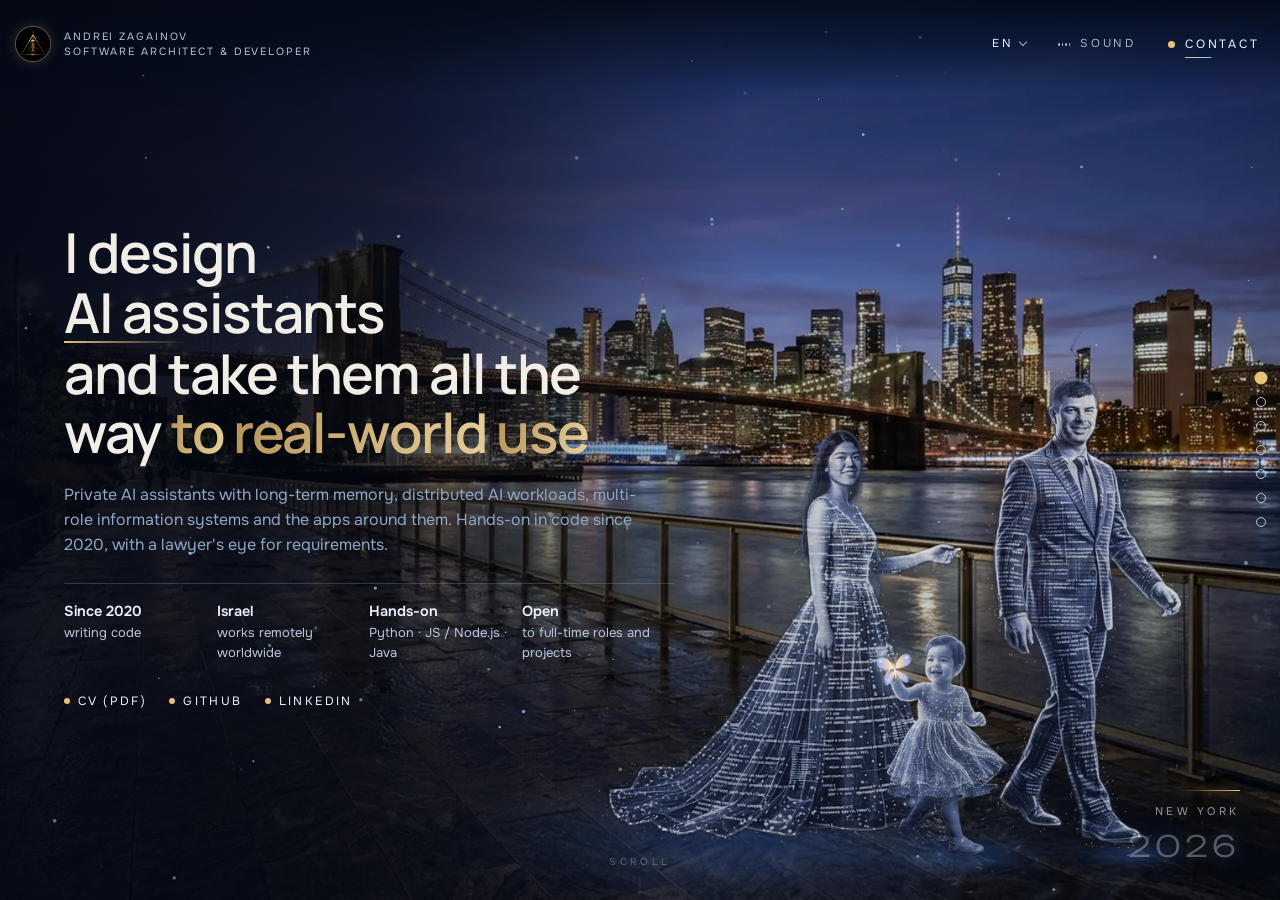
<file: index.html>
<!doctype html>
<html lang="en">
<head><script>document.documentElement.classList.add("deck")</script>
<meta charset="utf-8">
<meta name="viewport" content="width=device-width, initial-scale=1, viewport-fit=cover">
<title>Andrei Zagainov — software architect &amp; developer</title>
<meta name="description" content="Andrei Zagainov — AI systems architect and hands-on developer based in Israel. Private AI assistants, complex information systems, web and mobile apps. Remote, worldwide. Open to full-time roles.">
<meta property="og:title" content="Andrei Zagainov — software architect &amp; developer">
<meta property="og:description" content="I design complex systems and take them all the way to real-world use. AI assistants, information systems, web and mobile apps. Israel · remote, worldwide.">
<meta property="og:url" content="https://andreizagainov.com/">
<meta property="og:image" content="https://andreizagainov.com/img/og-card.jpg"><meta property="og:image:width" content="1200"><meta property="og:image:height" content="630"><meta property="og:type" content="website"><meta name="twitter:card" content="summary_large_image"><meta name="twitter:image" content="https://andreizagainov.com/img/og-card.jpg">
<link rel="canonical" href="https://andreizagainov.com/">
<link rel="icon" type="image/png" href="img/favicon.png">
<link rel="preload" href="/assets/fonts/unbounded-300-lat.woff2" as="font" type="font/woff2" crossorigin><link rel="preload" href="/assets/fonts/unbounded-700-lat.woff2" as="font" type="font/woff2" crossorigin><link rel="preload" href="/assets/fonts/manrope-600-lat.woff2" as="font" type="font/woff2" crossorigin><link rel="preload" href="/assets/fonts/onest-400-lat.woff2" as="font" type="font/woff2" crossorigin><style>@font-face{font-family:'Unbounded';font-style:normal;font-weight:300;font-display:swap;src:url(/assets/fonts/unbounded-300-cyr.woff2) format('woff2');unicode-range:U+0301,U+0400-045F,U+0490-0491,U+04B0-04B1,U+2116}
@font-face{font-family:'Unbounded';font-style:normal;font-weight:300;font-display:swap;src:url(/assets/fonts/unbounded-300-lat.woff2) format('woff2');unicode-range:U+0000-00FF,U+0131,U+0152-0153,U+02BB-02BC,U+02C6,U+02DA,U+02DC,U+0304,U+0308,U+0329,U+2000-206F,U+20AC,U+2122,U+2191,U+2193,U+2212,U+2215,U+FEFF,U+FFFD}
@font-face{font-family:'Unbounded';font-style:normal;font-weight:500;font-display:swap;src:url(/assets/fonts/unbounded-500-cyr.woff2) format('woff2');unicode-range:U+0301,U+0400-045F,U+0490-0491,U+04B0-04B1,U+2116}
@font-face{font-family:'Unbounded';font-style:normal;font-weight:500;font-display:swap;src:url(/assets/fonts/unbounded-500-lat.woff2) format('woff2');unicode-range:U+0000-00FF,U+0131,U+0152-0153,U+02BB-02BC,U+02C6,U+02DA,U+02DC,U+0304,U+0308,U+0329,U+2000-206F,U+20AC,U+2122,U+2191,U+2193,U+2212,U+2215,U+FEFF,U+FFFD}
@font-face{font-family:'Unbounded';font-style:normal;font-weight:700;font-display:swap;src:url(/assets/fonts/unbounded-700-cyr.woff2) format('woff2');unicode-range:U+0301,U+0400-045F,U+0490-0491,U+04B0-04B1,U+2116}
@font-face{font-family:'Unbounded';font-style:normal;font-weight:700;font-display:swap;src:url(/assets/fonts/unbounded-700-lat.woff2) format('woff2');unicode-range:U+0000-00FF,U+0131,U+0152-0153,U+02BB-02BC,U+02C6,U+02DA,U+02DC,U+0304,U+0308,U+0329,U+2000-206F,U+20AC,U+2122,U+2191,U+2193,U+2212,U+2215,U+FEFF,U+FFFD}
@font-face{font-family:'Manrope';font-style:normal;font-weight:500;font-display:swap;src:url(/assets/fonts/manrope-500-cyr.woff2) format('woff2');unicode-range:U+0301,U+0400-045F,U+0490-0491,U+04B0-04B1,U+2116}
@font-face{font-family:'Manrope';font-style:normal;font-weight:500;font-display:swap;src:url(/assets/fonts/manrope-500-lat.woff2) format('woff2');unicode-range:U+0000-00FF,U+0131,U+0152-0153,U+02BB-02BC,U+02C6,U+02DA,U+02DC,U+0304,U+0308,U+0329,U+2000-206F,U+20AC,U+2122,U+2191,U+2193,U+2212,U+2215,U+FEFF,U+FFFD}
@font-face{font-family:'Manrope';font-style:normal;font-weight:600;font-display:swap;src:url(/assets/fonts/manrope-600-cyr.woff2) format('woff2');unicode-range:U+0301,U+0400-045F,U+0490-0491,U+04B0-04B1,U+2116}
@font-face{font-family:'Manrope';font-style:normal;font-weight:600;font-display:swap;src:url(/assets/fonts/manrope-600-lat.woff2) format('woff2');unicode-range:U+0000-00FF,U+0131,U+0152-0153,U+02BB-02BC,U+02C6,U+02DA,U+02DC,U+0304,U+0308,U+0329,U+2000-206F,U+20AC,U+2122,U+2191,U+2193,U+2212,U+2215,U+FEFF,U+FFFD}
@font-face{font-family:'Manrope';font-style:normal;font-weight:700;font-display:swap;src:url(/assets/fonts/manrope-700-cyr.woff2) format('woff2');unicode-range:U+0301,U+0400-045F,U+0490-0491,U+04B0-04B1,U+2116}
@font-face{font-family:'Manrope';font-style:normal;font-weight:700;font-display:swap;src:url(/assets/fonts/manrope-700-lat.woff2) format('woff2');unicode-range:U+0000-00FF,U+0131,U+0152-0153,U+02BB-02BC,U+02C6,U+02DA,U+02DC,U+0304,U+0308,U+0329,U+2000-206F,U+20AC,U+2122,U+2191,U+2193,U+2212,U+2215,U+FEFF,U+FFFD}
@font-face{font-family:'Onest';font-style:normal;font-weight:400;font-display:swap;src:url(/assets/fonts/onest-400-cyr.woff2) format('woff2');unicode-range:U+0301,U+0400-045F,U+0490-0491,U+04B0-04B1,U+2116}
@font-face{font-family:'Onest';font-style:normal;font-weight:400;font-display:swap;src:url(/assets/fonts/onest-400-lat.woff2) format('woff2');unicode-range:U+0000-00FF,U+0131,U+0152-0153,U+02BB-02BC,U+02C6,U+02DA,U+02DC,U+0304,U+0308,U+0329,U+2000-206F,U+20AC,U+2122,U+2191,U+2193,U+2212,U+2215,U+FEFF,U+FFFD}
@font-face{font-family:'Onest';font-style:normal;font-weight:500;font-display:swap;src:url(/assets/fonts/onest-500-cyr.woff2) format('woff2');unicode-range:U+0301,U+0400-045F,U+0490-0491,U+04B0-04B1,U+2116}
@font-face{font-family:'Onest';font-style:normal;font-weight:500;font-display:swap;src:url(/assets/fonts/onest-500-lat.woff2) format('woff2');unicode-range:U+0000-00FF,U+0131,U+0152-0153,U+02BB-02BC,U+02C6,U+02DA,U+02DC,U+0304,U+0308,U+0329,U+2000-206F,U+20AC,U+2122,U+2191,U+2193,U+2212,U+2215,U+FEFF,U+FFFD}
@font-face{font-family:'Onest';font-style:normal;font-weight:600;font-display:swap;src:url(/assets/fonts/onest-600-cyr.woff2) format('woff2');unicode-range:U+0301,U+0400-045F,U+0490-0491,U+04B0-04B1,U+2116}
@font-face{font-family:'Onest';font-style:normal;font-weight:600;font-display:swap;src:url(/assets/fonts/onest-600-lat.woff2) format('woff2');unicode-range:U+0000-00FF,U+0131,U+0152-0153,U+02BB-02BC,U+02C6,U+02DA,U+02DC,U+0304,U+0308,U+0329,U+2000-206F,U+20AC,U+2122,U+2191,U+2193,U+2212,U+2215,U+FEFF,U+FFFD}</style>
<style>
/* Layout: full-screen scroll story, one scene per section; figures float on their own layer above each city */
:root{
  --ink:#eef3ff; --soft:#b9c6de; --muted:#8a98b4;
  --night:#050a16; --panel:rgba(6,12,28,.82); --line:rgba(150,190,255,.22);
  --cyan:#6fd3ff; --gold:#e8c27a; --red:#d52b1e; --blue:#1c57d6;
  --display:'Unbounded',system-ui,sans-serif;--head:'Manrope',system-ui,sans-serif; --body:'Onest',system-ui,sans-serif;
  color-scheme:dark;
}
*{box-sizing:border-box}
html{background:var(--night)}
body{margin:0;background:var(--night);color:var(--ink);font-family:var(--body);font-size:16px;line-height:1.55;overflow-x:hidden}
body::before{content:"";position:fixed;inset:0 0 auto;height:env(safe-area-inset-top,0px);z-index:60;background:var(--night)}
a{color:inherit}
button{font:inherit;color:inherit}

/* header */
.top{position:fixed;top:env(safe-area-inset-top,0px);left:0;right:0;z-index:50;display:flex;align-items:center;justify-content:space-between;gap:12px;
  padding:14px max(16px,env(safe-area-inset-right,0px)) 14px max(16px,env(safe-area-inset-left,0px));
  background:linear-gradient(180deg,rgba(5,10,22,.85),rgba(5,10,22,0))}
.brand{display:flex;align-items:center;gap:14px;text-decoration:none}
.logo{filter:drop-shadow(0 0 6px rgba(143,224,255,.55)) drop-shadow(0 0 14px rgba(240,207,138,.25))}
.blogo{width:34px;height:34px;border-radius:50%;object-fit:cover;flex:none;box-shadow:0 0 0 1px rgba(232,194,122,.35),0 0 14px rgba(232,194,122,.25)}
.plinks{display:flex;flex-wrap:wrap;gap:6px 22px;margin-top:2px}.plinks a{display:inline-flex;align-items:center;gap:8px;color:var(--ink);text-decoration:none;font-size:12px;letter-spacing:.2em;text-transform:uppercase;min-height:32px}.plinks a i{width:6px;height:6px;border-radius:50%;background:var(--gold)}.plinks a:hover{color:var(--gold)}
.brand small{display:block;font-size:10.5px;line-height:1.45;letter-spacing:.18em;color:var(--soft);text-transform:uppercase}
.tools{display:flex;align-items:center;gap:8px}
.chip{border:1px solid var(--line);background:rgba(8,16,36,.55);border-radius:999px;padding:8px 14px;font-size:13px;cursor:pointer;display:inline-flex;align-items:center;gap:8px;min-height:40px}
.chip:hover{border-color:var(--cyan)}
.chip[aria-pressed="true"]{border-color:var(--gold);color:var(--gold)}
.lang{display:inline-flex;align-items:center;gap:10px;font-size:11.5px;letter-spacing:.24em;padding:0 6px}
.lang b{font-weight:500;color:var(--ink)}.lang span{color:rgba(238,243,255,.38)}.lang i{width:1px;height:12px;background:rgba(238,243,255,.25)}
.snd{all:unset;cursor:pointer;display:inline-flex;align-items:center;gap:10px;padding:10px 6px;min-height:40px;font-size:11.5px;letter-spacing:.24em;text-transform:uppercase;color:rgba(238,243,255,.7);transition:color .3s}
.snd:hover,.snd:focus-visible{color:#fff}.snd:focus-visible{outline:1px solid var(--gold);outline-offset:4px}
.snd[aria-pressed="true"]{color:var(--gold)}
.tools{gap:22px}
.cta{background:linear-gradient(180deg,#2f6bff,#1c4fd0);border:0;border-radius:999px;padding:10px 18px;font-weight:600;font-size:14px;cursor:pointer;text-decoration:none;min-height:40px;display:inline-flex;align-items:center}
.cta:hover{filter:brightness(1.12)}
.eq{display:inline-flex;gap:2px;align-items:center;height:14px}
.eq i{width:1.5px;background:currentColor;height:3px;border-radius:1px;transition:height .3s}
.snd[aria-pressed="true"] .eq i{animation:eq 1.1s infinite ease-in-out}
.snd[aria-pressed="true"] .eq i:nth-child(2){animation-delay:.25s}.snd[aria-pressed="true"] .eq i:nth-child(3){animation-delay:.5s}.snd[aria-pressed="true"] .eq i:nth-child(4){animation-delay:.12s}
.lflow{animation:lflow 1.8s linear infinite}@keyframes lflow{to{stroke-dashoffset:-18}}
@keyframes eq{0%,100%{height:3px}50%{height:12px}}

/* dots */
.dots{position:fixed;right:max(14px,env(safe-area-inset-right,0px));top:50%;transform:translateY(-50%);z-index:40;display:flex;flex-direction:column;gap:12px}
.dots a{width:10px;height:10px;border-radius:50%;border:1px solid var(--soft);display:block;transition:.3s}
.dots a.on{background:var(--gold);border-color:var(--gold);transform:scale(1.3)}

/* scenes */
.scene{position:relative;min-height:100vh;min-height:100svh;overflow:hidden;isolation:isolate}
.layer{position:absolute;inset:0;width:100%;height:100%;object-fit:cover;object-position:62% 50%}
.bg{transition:filter 1.2s;filter:brightness(.85)}
.scene.on .bg{filter:none}
/* figures ride the exact same zoom as the photo, so they never slide off their shadows */

.figwrap{position:absolute;inset:0;pointer-events:none}
.figwrap{container-type:size}
.pin{--w:max(100cqw,calc(100cqh*1.791045));--h:max(100cqh,calc(100cqw/1.791045));left:calc((100cqw - var(--w))*var(--ox) + var(--ix)*var(--w))!important;top:calc((100cqh - var(--h))*.5 + var(--iy)*var(--h))!important}

.fig{opacity:0;transition:opacity .6s ease .1s}
.scene.on .fig{opacity:1;transform:none}
@keyframes breathe{0%,100%{transform:translateY(0) scale(1)}50%{transform:translateY(-4px) scale(1.004)}}
@keyframes flick{0%,96%,100%{opacity:1}97%{opacity:.55}98%{opacity:1}98.6%{opacity:.7}}
/* light sweep across the digital figures only */
.sweep{opacity:0;background:linear-gradient(100deg,transparent 40%,rgba(160,230,255,.55) 50%,transparent 60%) 0 0/300% 100%;
  -webkit-mask-size:cover;mask-size:cover;-webkit-mask-position:62% 50%;mask-position:62% 50%;mix-blend-mode:screen}
.scene.on .sweep{opacity:calc(.35 + var(--g,1)*.15);animation:sweep 5.5s linear 2s infinite}
@keyframes sweep{from{background-position:120% 0}to{background-position:-20% 0}}
.shade{position:absolute;inset:0;background:linear-gradient(90deg,rgba(4,8,20,.88) 0%,rgba(4,8,20,.6) 32%,rgba(4,8,20,0) 58%),linear-gradient(0deg,rgba(4,8,20,.55),rgba(4,8,20,0) 30%)}
.year{position:absolute;right:max(40px,env(safe-area-inset-right,0px));bottom:30px;font-family:var(--body);font-size:11px;letter-spacing:.32em;text-transform:uppercase;color:rgba(238,243,255,.6);text-align:right;display:flex;flex-direction:column;align-items:flex-end;gap:4px}
.year::before{content:"";width:64px;height:1px;background:linear-gradient(90deg,transparent,var(--gold));margin-bottom:8px;transform:scaleX(0);transform-origin:right;transition:transform 1.4s cubic-bezier(.2,.7,.2,1) .6s;box-shadow:0 0 10px rgba(232,194,122,.6)}
.scene.on .year::before{transform:scaleX(1)}
.year::after{content:"";position:absolute;right:0;top:-3px;width:5px;height:5px;border-radius:50%;background:#f3dca4;box-shadow:0 0 10px 2px rgba(232,194,122,.8);opacity:0}
.scene.on .year::after{animation:yd 4.5s ease-in-out 2s infinite}
@keyframes yd{0%{opacity:0;transform:translateX(0)}15%{opacity:1}70%{opacity:1;transform:translateX(-60px)}100%{opacity:0;transform:translateX(-64px)}}
.year b{display:block;font-family:var(--display);font-weight:300;font-size:clamp(22px,2.3vw,32px);letter-spacing:.14em;color:rgba(238,243,255,.32);text-shadow:0 0 18px rgba(170,215,255,.28)}

.copy{position:relative;z-index:5;max-width:690px;padding:120px max(16px,env(safe-area-inset-right,0px)) 80px max(24px,calc(env(safe-area-inset-left,0px) + 5vw));min-height:100vh;min-height:100svh;display:flex;flex-direction:column;justify-content:center;gap:20px}
.eyebrow{display:flex;align-items:center;gap:12px;font-size:12px;letter-spacing:.2em;text-transform:uppercase;color:var(--gold)}
.flag{display:inline-flex;flex-direction:column;width:22px;height:14px;border-radius:2px;overflow:hidden;flex:none}
.flag i{flex:1}.flag i:nth-child(1){background:#fff}.flag i:nth-child(2){background:var(--blue)}.flag i:nth-child(3){background:var(--red)}
h1,h2{font-family:var(--head);font-weight:600;line-height:1.08;margin:0;text-wrap:balance;letter-spacing:-.025em;color:#f1eee7}
h1{font-size:clamp(32px,4.3vw,56px)}
h2{font-size:clamp(28px,3.8vw,48px)}
h1 em,h2 em{font-style:normal;background:linear-gradient(100deg,#b8955a 0%,#e6cf9c 42%,#fff3d6 50%,#e6cf9c 58%,#b8955a 100%) 0 0/250% 100%;-webkit-background-clip:text;background-clip:text;color:transparent;animation:sheen 7s ease-in-out infinite}
@keyframes sheen{0%,100%{background-position:100% 0}50%{background-position:0 0}}
.lead{margin:0;font-size:clamp(16px,1.2vw,18px);color:#8ea6c8;max-width:54ch;font-weight:400}
.list{list-style:none;margin:0;padding:0;display:grid;gap:9px}
.list li{display:flex;gap:12px;align-items:baseline;color:var(--ink)}
.m-only{display:none}
.list li::before{content:"";width:18px;height:1px;background:var(--cyan);flex:none;transform:translateY(-4px)}
.row{display:flex;flex-wrap:wrap;gap:10px}
.btn2{border:1px solid rgba(238,243,255,.35);border-radius:999px;padding:12px 20px;text-decoration:none;font-weight:500;min-height:44px;display:inline-flex;align-items:center}
.btn2:hover{border-color:var(--cyan)}
.facts{display:grid;grid-template-columns:repeat(4,minmax(0,1fr));gap:0;border-top:1px solid var(--line);padding-top:16px;margin-top:6px}
.facts div{font-size:13px;color:var(--soft);padding-right:10px}
.facts b{display:block;color:var(--ink);font-weight:600;font-size:14.5px}
.proj{display:grid;gap:10px}
.proj > button{all:unset;cursor:pointer;display:block;padding:13px 16px;border:1px solid var(--line);border-radius:14px;background:var(--panel);transition:.25s}
.proj > button:hover,.proj > button:focus-visible{border-color:var(--cyan);transform:translateX(4px)}
.proj b{display:block;font-weight:600}
.proj span{font-size:13.5px;color:var(--soft)}
.proj .more{display:none;margin-top:8px;font-size:14px;color:var(--ink)}
.proj button[aria-expanded="true"] .more{display:block}

.case{padding:16px 18px;border:1px solid var(--line);border-left:2px solid var(--gold);border-radius:4px 16px 16px 4px;background:var(--panel);max-width:560px}
.case small{display:block;font-size:11px;letter-spacing:.2em;text-transform:uppercase;color:var(--gold);margin-bottom:6px}
.case b{display:block;font-family:var(--display);font-weight:600;font-size:16px;margin-bottom:6px}
.case p{margin:0 0 10px;font-size:14.5px;color:var(--soft)}
.tags{display:flex;flex-wrap:wrap;gap:6px}.tags span{font-size:12px;padding:4px 10px;border:1px solid var(--line);border-radius:999px;color:var(--ink)}
.kicker{display:flex;align-items:center;gap:10px;font-size:11px;letter-spacing:.22em;text-transform:uppercase;color:var(--gold);text-shadow:0 0 12px rgba(232,194,122,.45)}
.kicker::before{content:"";width:22px;height:1px;background:linear-gradient(90deg,transparent,var(--gold))}
.shots{display:none;grid-template-columns:repeat(3,minmax(0,1fr));gap:8px;max-width:560px}
.proj button[aria-expanded="true"]+.shots{display:grid;animation:shotsIn .5s ease}
@keyframes shotsIn{from{opacity:0;transform:translateY(8px)}to{opacity:1;transform:none}}
.shots4{grid-template-columns:repeat(4,minmax(0,1fr))}
.shots .work{aspect-ratio:3/2;border-radius:10px}.shots .work span{font-size:11.5px;padding:14px 8px 6px}
.contact{position:relative;display:inline-flex;align-items:center;gap:10px;padding:10px 4px;text-decoration:none;font-size:12px;letter-spacing:.24em;text-transform:uppercase;color:var(--ink);min-height:40px}
.contact i{width:7px;height:7px;border-radius:50%;background:var(--gold);box-shadow:0 0 0 0 rgba(232,194,122,.6);animation:ping 2.4s infinite}
.contact span{position:relative}
.contact span::after{content:"";position:absolute;left:0;right:0;bottom:-5px;height:1px;background:linear-gradient(90deg,var(--gold),var(--cyan));transform:scaleX(.35);transform-origin:left;transition:transform .5s cubic-bezier(.2,.7,.2,1)}
.contact:hover span::after,.contact:focus-visible span::after{transform:scaleX(1)}
.contact:hover{color:#fff}
@keyframes ping{0%{box-shadow:0 0 0 0 rgba(232,194,122,.55)}70%{box-shadow:0 0 0 10px rgba(232,194,122,0)}100%{box-shadow:0 0 0 0 rgba(232,194,122,0)}}
.cue{position:absolute;left:50%;bottom:6px;opacity:.5;transform:translateX(-50%);z-index:6;display:flex;flex-direction:column;align-items:center;gap:7px;text-decoration:none;font-size:10px;letter-spacing:.34em;text-transform:uppercase;color:rgba(238,243,255,.6)}
.cue i{position:relative;width:1px;height:18px;background:rgba(238,243,255,.18);overflow:hidden}
.cue i::after{content:"";position:absolute;left:0;top:-40%;width:1px;height:40%;background:linear-gradient(180deg,transparent,var(--gold));animation:drip 2.2s cubic-bezier(.6,0,.3,1) infinite}
@keyframes drip{to{top:110%}}
.cue:hover{color:#fff}
h1 .w{display:inline-block;transition:transform .35s ease,text-shadow .35s ease,color .35s ease;will-change:transform}
h1 .w:hover{transform:translateY(-3px);text-shadow:0 0 24px rgba(232,194,122,.45);color:#fff}
h1 em .w{background:linear-gradient(100deg,#b8955a 0%,#e6cf9c 42%,#fff3d6 50%,#e6cf9c 58%,#b8955a 100%) 0 0/250% 100%;-webkit-background-clip:text;background-clip:text;color:transparent;animation:wordIn .9s cubic-bezier(.2,.7,.2,1) both,sheen 7s ease-in-out 1.5s infinite}
h1 em .w:hover{text-shadow:none;filter:drop-shadow(0 0 12px rgba(232,194,122,.55))}
h1 .w.in{animation:wordIn .9s cubic-bezier(.2,.7,.2,1) both}
@keyframes wordIn{from{opacity:0;transform:translateY(.45em);filter:blur(6px)}to{opacity:1;transform:none;filter:none}}
.rflag{position:relative;display:inline-flex;width:28px;height:19px;flex:none;filter:drop-shadow(0 2px 6px rgba(0,0,0,.45));border-radius:1px}
.rflag i{flex:1;height:100%;background:linear-gradient(180deg,#f4f6fb 0 33.4%,#1f4fc4 33.4% 66.7%,#c8281c 66.7%);background-size:100% 100%;
  animation:wave 2.6s ease-in-out infinite;animation-delay:calc(var(--k)*-.12s)}
.rflag i:first-child{border-radius:1px 0 0 1px}.rflag i:last-child{border-radius:0 1px 1px 0}
.rflag::after{content:"";position:absolute;inset:-2px 0;background:linear-gradient(100deg,transparent 30%,rgba(255,255,255,.45) 50%,transparent 70%) 0 0/300% 100%;mix-blend-mode:soft-light;animation:fgloss 2.6s linear infinite;pointer-events:none}
@keyframes wave{0%,100%{transform:translateY(-1px);filter:brightness(1.08)}50%{transform:translateY(1.4px);filter:brightness(.82)}}
@keyframes fgloss{from{background-position:120% 0}to{background-position:-20% 0}}
.rflag::before{content:"";position:absolute;left:-3px;top:-3px;bottom:-5px;width:1.5px;background:linear-gradient(180deg,#f3dca4,#8a6a34);border-radius:1px}
.tflag{display:inline-flex;flex-direction:column;width:30px;height:20px;flex:none;border-radius:2px;overflow:hidden;box-shadow:0 0 0 1px rgba(255,255,255,.18),0 4px 14px rgba(0,0,0,.45)}
.tflag i{flex:1}.tflag i:nth-child(1){background:#f5f6f8}.tflag i:nth-child(2){background:#0039a6}.tflag i:nth-child(3){background:#d52b1e}
/* deck mode (desktop) */
html.deck,html.deck body{height:100%;overflow:hidden}
html.deck main{position:fixed;inset:0}
html.deck .scene{position:absolute;inset:0;height:100vh;min-height:0;overflow-y:auto;overscroll-behavior:contain;overflow-x:hidden;scrollbar-width:none;visibility:hidden;z-index:1}
html.deck .scene::-webkit-scrollbar{display:none}
html.deck .scene.on{visibility:visible;z-index:3}
html.deck .scene.from-below,html.deck .scene.from-above{opacity:0;transform:translateY(4%);transition:none}
html.deck .scene.from-above{transform:translateY(-4%)}
html.deck .scene.entering{transition:opacity .9s ease,transform 1.1s cubic-bezier(.2,.7,.2,1)}
html.deck .scene.leave-up,html.deck .scene.leave-down{visibility:visible;z-index:2;transition:opacity .9s ease;opacity:0}
html.deck .copy{min-height:100vh}
html.deck footer{position:absolute;left:0;right:0;bottom:0;background:linear-gradient(0deg,rgba(4,8,17,.92),rgba(4,8,17,0));border-top:0;padding-top:30px}
html.deck #s6 .copy{padding-bottom:110px}
html.deck #s6 .year{bottom:74px}
#wave{position:absolute;left:0;right:0;bottom:0;width:100%;height:62vh;pointer-events:none;z-index:1;opacity:1;transition:opacity 1s;
  -webkit-mask-image:linear-gradient(0deg,#000 0%,#000 30%,transparent 100%);mask-image:linear-gradient(0deg,#000 0%,#000 30%,transparent 100%);mix-blend-mode:screen}
html.flying #wave{opacity:.9}
.scene>.shade{z-index:1}.scene>#wave{z-index:2}.scene>.figwrap{z-index:3}.scene>.year,.scene>.cue{z-index:6}
@media (max-width:900px){#wave{display:none}}
/* ported from IT Cybertronica: outline vertical text drawn on entry */
.vtext{position:absolute;left:max(4px,env(safe-area-inset-left,0px));top:14vh;height:66vh;width:58px;z-index:4;pointer-events:none;overflow:visible}
.vtext text{font-family:var(--head);font-weight:700;font-size:96px;letter-spacing:.1em;fill:transparent;stroke:rgba(232,194,122,.55);stroke-width:1;stroke-dasharray:1400;stroke-dashoffset:1400}
.scene.on .vtext text{animation:vertTextIn 2.6s cubic-bezier(.3,1,.9,1) .5s forwards}
@keyframes vertTextIn{0%{fill:transparent;stroke-dashoffset:1400}60%{stroke-dashoffset:0;fill:transparent}to{stroke-dashoffset:0;fill:rgba(238,243,255,.05);stroke:rgba(232,194,122,.28)}}
/* textSlide: eyebrows open their letter spacing on entry */
.scene.on .eyebrow{animation:textSlide 2.2s cubic-bezier(.2,.7,.2,1) both}
@keyframes textSlide{from{letter-spacing:.02em;opacity:0}to{letter-spacing:.2em;opacity:1}}
/* foldItDown: rolling words */
.roll{height:1.5em;overflow:hidden;font-size:12px;letter-spacing:.42em;text-transform:uppercase;color:var(--gold);line-height:1.5em;opacity:.55}
.roll-in{display:flex;flex-direction:column;animation:roll 40s cubic-bezier(.6,0,.4,1) infinite}
.roll b{font-weight:500;height:1.5em}
@keyframes roll{0%,18%{transform:translateY(0)}25%,43%{transform:translateY(-1.5em)}50%,68%{transform:translateY(-3em)}75%,93%{transform:translateY(-4.5em)}100%{transform:translateY(-6em)}}
@media (max-width:900px){.vtext{display:none}}
@media (prefers-reduced-motion:reduce){.roll-in{animation:none}}
/* split glass cube (from Cybertronica .cube--top/.cube--bottom) */
.cube3d{--c:54px;position:absolute;left:0;top:0;width:var(--c);height:var(--c);margin:calc(var(--c)/-2) 0 0 calc(var(--c)/-2);z-index:4;perspective:700px;pointer-events:none;animation:hover 4s ease-in-out infinite}
.cube3d::before{content:"";position:absolute;inset:-45%;border-radius:50%;background:radial-gradient(circle,rgba(111,211,255,.28),transparent 65%)}
@keyframes hover{0%,100%{translate:0 0}50%{translate:0 -8px}}
.cube3d .half{position:absolute;left:0;width:var(--c);height:calc(var(--c)/2);transform-style:preserve-3d}
.cube3d .top{top:0;animation:cubeSpin 18s linear infinite}
.cube3d .bot{top:calc(var(--c)/2);animation:cubeSpinBack 18s linear infinite}
.cube3d .half i{position:absolute;inset:0;border:1px solid rgba(232,194,122,.8);background:linear-gradient(180deg,rgba(111,211,255,.12),rgba(20,40,90,.25))}
.cube3d .f0{transform:translateZ(calc(var(--c)/2))}.cube3d .f1{transform:rotateY(90deg) translateZ(calc(var(--c)/2))}.cube3d .f2{transform:rotateY(180deg) translateZ(calc(var(--c)/2))}.cube3d .f3{transform:rotateY(-90deg) translateZ(calc(var(--c)/2))}
.cube3d .top .cap{height:var(--c);transform:rotateX(90deg) translateZ(calc(var(--c)/2))}
.cube3d .bot .cap{height:var(--c);top:calc(var(--c)/-2);transform:rotateX(-90deg) translateZ(calc(var(--c)/2))}
.cube3d .core{position:absolute;left:50%;top:50%;width:14px;height:14px;margin:-7px;border-radius:50%;background:radial-gradient(circle,#fff,#8fe0ff 45%,rgba(111,211,255,0) 70%);animation:corePulse 2.4s ease-in-out infinite}
@keyframes cubeSpin{from{transform:rotateX(-22deg) rotateY(0)}to{transform:rotateX(-22deg) rotateY(360deg)}}
@keyframes cubeSpinBack{from{transform:rotateX(-22deg) rotateY(0)}to{transform:rotateX(-22deg) rotateY(-360deg)}}
@keyframes corePulse{0%,100%{transform:scale(.8);opacity:.7}50%{transform:scale(1.5);opacity:1}}
@media (max-width:900px){.cube3d{--c:46px}}
@media (prefers-reduced-motion:reduce){.cube3d .half,.cube3d .core{animation:none}}
/* tilted rolling title (Cybertronica .tilter) */
.tilter{position:absolute;right:5vw;top:11vh;z-index:4;perspective:900px;transform:rotate(-10deg);transform-origin:top right;pointer-events:none}
.tilter-in{height:1em;overflow:hidden;font-family:var(--head);font-weight:700;font-size:clamp(48px,7.2vw,118px);line-height:1em;letter-spacing:-.02em;text-transform:uppercase;color:transparent;-webkit-text-stroke:1.4px rgba(240,205,135,.9);text-shadow:0 0 30px rgba(232,194,122,.25);transform:rotateY(-18deg)}
.tilter-in b{display:block;height:1em;animation:tilt 12s cubic-bezier(.7,0,.2,1) infinite}
@keyframes tilt{0%,18%{transform:translateY(0)}25%,43%{transform:translateY(-100%)}50%,68%{transform:translateY(-200%)}75%,93%{transform:translateY(-300%)}100%{transform:translateY(-400%)}}
/* interactive puzzle cube (Cybertronica .cuber) */
.cuber{position:absolute;right:9vw;top:13vh;z-index:6;width:120px;height:150px;perspective:700px;cursor:grab;touch-action:none;text-align:center}
.cuber:active{cursor:grabbing}
.cuber-in{position:relative;width:110px;height:110px;margin:0 auto;transform-style:preserve-3d;transform:rotateX(-24deg) rotateY(35deg)}
.cuber-in span{position:absolute;inset:0;display:flex;align-items:center;justify-content:center;font-family:var(--head);font-weight:600;font-size:12.5px;letter-spacing:.06em;color:#fff;border:1px solid rgba(232,194,122,.8);background:linear-gradient(135deg,rgba(28,60,140,.7),rgba(8,16,36,.85));text-shadow:0 0 10px rgba(111,211,255,.6)}
.cuber-in .s0{transform:translateZ(55px)}.cuber-in .s1{transform:rotateY(90deg) translateZ(55px)}.cuber-in .s2{transform:rotateY(180deg) translateZ(55px)}
.cuber-in .s3{transform:rotateY(-90deg) translateZ(55px)}.cuber-in .s4{transform:rotateX(90deg) translateZ(55px)}.cuber-in .s5{transform:rotateX(-90deg) translateZ(55px)}
.cuber small{display:block;margin-top:22px;font-size:10px;letter-spacing:.3em;text-transform:uppercase;color:rgba(238,243,255,.45)}
/* drifting drone (Cybertronica floatingAimlessly) */
.drifter{position:absolute;width:90px;z-index:4;pointer-events:none;animation:drift 100s linear infinite;opacity:.85;filter:drop-shadow(0 0 8px rgba(232,194,122,.4))}
.drifter .prop{animation:prop .12s linear infinite;transform-box:fill-box;transform-origin:center}
@keyframes prop{50%{transform:scaleX(.2)}}
@keyframes drift{0%{top:22%;left:46%;transform:rotate(0) scale(1)}33%{top:8%;left:30%;transform:rotate(14deg) scale(.7)}66%{top:30%;left:62%;transform:rotate(-10deg) scale(.5)}100%{top:22%;left:46%;transform:rotate(0) scale(1)}}
@media (max-width:900px){.tilter,.cuber{display:none}}
@media (prefers-reduced-motion:reduce){.tilter-in b,.drifter{animation:none}}
.hroll{display:block;height:1.34em;overflow:hidden;position:relative;margin:-.11em 0}
.hroll::after{content:"";position:absolute;left:0;bottom:.12em;width:2.2em;height:2px;background:linear-gradient(90deg,var(--gold),transparent)}
.hroll-in{display:flex;flex-direction:column;animation:hroll 60s cubic-bezier(.6,0,.4,1) 1.6s infinite}
.hroll-in b{display:block;height:1.34em;line-height:1.34em;font-weight:600;color:#f1eee7;white-space:nowrap}
@keyframes hroll{0%,17%{transform:translateY(0)}20%,37%{transform:translateY(-1.34em)}40%,57%{transform:translateY(-2.68em)}60%,77%{transform:translateY(-4.02em)}80%,97%{transform:translateY(-5.36em)}100%{transform:translateY(-6.7em)}}
@media (prefers-reduced-motion:reduce){.hroll-in{animation:none}}
@media (max-width:600px){.hroll{font-size:.8em}}
/* level 1 — materialize: the figure is "printed" bottom-up by a scanning light band */
.scene.building .fig{animation:materialize 2.4s cubic-bezier(.4,0,.2,1) .3s both}
@keyframes materialize{from{clip-path:inset(100% 0 0 0)}to{clip-path:inset(0 0 0 0)}}
.scene.building .fig{animation:materialize 2.4s cubic-bezier(.4,0,.2,1) .3s both}
.build{display:none;opacity:0;background:linear-gradient(0deg,transparent 0%,rgba(170,235,255,.0) 40%,rgba(200,245,255,.95) 49%,rgba(232,194,122,.9) 50%,rgba(170,235,255,0) 58%,transparent 100%) 0 0/100% 300%;-webkit-mask-size:cover;mask-size:cover;-webkit-mask-position:var(--fx,62%) 50%;mask-position:var(--fx,62%) 50%;mix-blend-mode:screen}
.scene.building .build{display:block;animation:buildScan 2.4s cubic-bezier(.4,0,.2,1) .3s both}
@keyframes buildScan{0%{opacity:1;background-position:0 0%}85%{opacity:1}100%{opacity:0;background-position:0 100%}}
@media (prefers-reduced-motion:reduce){.scene.building .fig{animation:none}.build{display:none!important}}
@media (max-width:900px){.build{-webkit-mask-position:var(--fx,60%) 50%;mask-position:var(--fx,60%) 50%}}
.space{background:radial-gradient(120% 80% at 70% 110%,#0b2a55 0%,#071530 45%,#040811 80%)}
#s6 #wave{height:46%;opacity:.95;-webkit-mask-image:linear-gradient(0deg,#000 50%,transparent 100%);mask-image:linear-gradient(0deg,#000 50%,transparent 100%)}
.space{background:radial-gradient(50% 45% at 85% 22%,rgba(90,70,40,.22),transparent 60%),radial-gradient(120% 90% at 50% 120%,#0b2550 0%,#06132b 45%,#03060f 85%)}
.dyson{position:absolute;right:5vw;top:8vh;width:clamp(200px,23vw,360px);opacity:.85;aspect-ratio:1;z-index:1;pointer-events:none}
.dyson img{position:absolute;inset:0;width:100%;height:100%;animation:dysonSpin 120s linear infinite}
.dyson .glow{position:absolute;inset:-35%;border-radius:50%;background:radial-gradient(circle,rgba(255,225,150,.22) 0%,rgba(255,190,90,.07) 32%,transparent 62%);animation:sunPulse 8s ease-in-out infinite;mix-blend-mode:screen}
@keyframes dysonSpin{to{transform:rotate(360deg)}}
@keyframes sunPulse{0%,100%{opacity:.6;transform:scale(1)}50%{opacity:.85;transform:scale(1.04)}}
.station{position:absolute;left:47%;top:14vh;width:clamp(110px,10vw,170px);z-index:1;opacity:.75;pointer-events:none;filter:drop-shadow(0 0 10px rgba(120,170,255,.25));animation:stationFloat 14s ease-in-out infinite}
@keyframes stationFloat{0%,100%{transform:translate(0,0) rotate(-2deg)}50%{transform:translate(-14px,8px) rotate(1deg)}}
@media (max-width:900px){.station{display:none}.dyson{width:110px;top:80px;right:14px}}
#s6 .shade{background:linear-gradient(90deg,rgba(4,8,20,.85) 0%,rgba(4,8,20,.55) 38%,rgba(4,8,20,0) 62%)}
.msg{display:flex;flex-wrap:wrap;align-items:center;gap:8px 18px;margin-top:4px}
.msg-l{font-size:11px;letter-spacing:.24em;text-transform:uppercase;color:rgba(238,243,255,.5)}
.mbtn{display:inline-flex;align-items:center;gap:9px;padding:8px 2px;text-decoration:none;font-size:12.5px;letter-spacing:.2em;text-transform:uppercase;color:var(--ink);position:relative;min-height:36px}
.mbtn i{width:6px;height:6px;border-radius:50%;background:var(--gold);box-shadow:0 0 8px rgba(232,194,122,.8)}
.mbtn::after{content:"";position:absolute;left:15px;right:0;bottom:2px;height:1px;background:linear-gradient(90deg,var(--gold),transparent);transform:scaleX(.25);transform-origin:left;transition:transform .45s cubic-bezier(.2,.7,.2,1)}
.mbtn:hover::after,.mbtn:focus-visible::after{transform:scaleX(1)}.mbtn:hover{color:#fff}
/* light butterfly above the daughter's hand */
.bfly{position:absolute;width:var(--b);height:var(--b);margin:calc(var(--b)/-2) 0 0 calc(var(--b)/-2);z-index:4;pointer-events:none}
.bf-path{position:absolute;inset:0;will-change:transform;pointer-events:auto}
.bf-path::after{content:"";position:absolute;inset:-35%;border-radius:50%;background:radial-gradient(circle,rgba(244,211,143,.35),rgba(140,200,255,.12) 45%,transparent 70%);z-index:-1}
.bf-path::before{content:"";position:absolute;inset:-60%;border-radius:50%}
.bf-body{position:absolute;inset:0;perspective:calc(var(--b)*4);transform-style:preserve-3d}
.bf-body svg{position:absolute;top:0;height:100%;overflow:visible}
.bf-body .wing{width:50%;will-change:transform}
.bf-body .wing.l{left:0;transform-origin:100% 50%}
.bf-body .wing.r{left:50%;transform-origin:0 50%}
.bf-body .torso{left:40%;width:20%}
.bf-body .iri{animation:iri 7s ease-in-out infinite}
@keyframes iri{0%,100%{opacity:.15}50%{opacity:.9}}
.bspark{position:absolute;width:3px;height:3px;margin:-1.5px;border-radius:50%;background:#fff1c9;box-shadow:0 0 6px 1px rgba(244,211,143,.9);pointer-events:none;animation:bspark 2.6s ease-out forwards}
@keyframes bspark{0%{opacity:.95;transform:translate(0,0) scale(1)}100%{opacity:0;transform:translate(var(--dx),var(--dy)) scale(.3)}}
@media (prefers-reduced-motion:reduce){.bf-body .iri{animation:none}}
/* crystal lotus above the wife's palm */
.lotus{position:absolute;width:var(--b);height:var(--b);margin:calc(var(--b)/-2) 0 0 calc(var(--b)/-2);z-index:4;pointer-events:none}
.lt-float{position:absolute;inset:0;animation:ltBob 7s ease-in-out infinite}
.lt-float svg{will-change:transform}
.lt-float::before{content:"";position:absolute;inset:-30%;top:-50%;border-radius:50%;background:radial-gradient(circle,rgba(244,211,143,.3),rgba(140,200,255,.1) 45%,transparent 70%)}
.lt-float svg{width:100%;height:100%;overflow:visible}
.lotus path{stroke:#fff6e0;stroke-opacity:.45;stroke-width:.6}
@keyframes ltBob{0%,100%{transform:translateY(0)}50%{transform:translateY(-9%)}}
.lspark{position:absolute;width:3px;height:3px;margin:-1.5px;border-radius:50%;background:#fff1c9;box-shadow:0 0 6px 1px rgba(244,211,143,.9);pointer-events:none;animation:lspark 3s ease-out forwards}
@keyframes lspark{0%{opacity:0;transform:translate(0,0)}15%{opacity:1}100%{opacity:0;transform:translate(var(--dx),var(--dy))}}
@media (prefers-reduced-motion:reduce){.lt-float{animation:none}}
/* cube: rests whole, comes alive on hover */
.cube3d .top,.cube3d .bot{animation:none!important;transform:rotateX(-22deg)}
.cube3d .core{opacity:.55;transition:opacity 1.2s}
.cube3d.live .core{opacity:1}
/* language menu css */
.lng{position:relative}
.lng-b{all:unset;cursor:pointer;display:inline-flex;align-items:center;gap:7px;padding:10px 4px;min-height:40px;font-size:11.5px;letter-spacing:.2em;color:var(--ink)}
.lng-b i{width:6px;height:6px;border-right:1px solid currentColor;border-bottom:1px solid currentColor;transform:translateY(-2px) rotate(45deg);opacity:.7;transition:transform .3s}
.lng.open .lng-b i{transform:translateY(1px) rotate(225deg)}
.lng-b:focus-visible{outline:1px solid var(--gold);outline-offset:4px}
.lng-m{position:absolute;top:100%;right:-8px;min-width:150px;padding:6px;margin-top:6px;border:1px solid var(--line);border-radius:12px;background:rgba(5,10,22,.94);box-shadow:0 18px 40px rgba(0,0,0,.45);opacity:0;visibility:hidden;transform:translateY(-6px);transition:.25s;z-index:60}
.lng.open .lng-m{opacity:1;visibility:visible;transform:none}
.lng-m button{all:unset;display:block;cursor:pointer;padding:9px 12px;border-radius:8px;font-size:14px;color:var(--soft);white-space:nowrap}
.lng-m button:hover,.lng-m button:focus-visible{background:rgba(150,190,255,.1);color:#fff}
.lng-m button.on{color:var(--gold)}
html.rtl .copy,html.rtl .brand small,html.rtl footer,html.rtl .year,html.rtl .contacts{direction:rtl}
html.rtl .copy{text-align:right}
html.rtl .year{align-items:flex-start}
html.rtl .hroll::after{left:auto;right:0;background:linear-gradient(270deg,var(--gold),transparent)}
html.rtl h1,html.rtl h2{letter-spacing:0}
html.rtl .eyebrow,html.rtl .ci small,html.rtl .mbtn,html.rtl .plinks a,html.rtl .snd,html.rtl .contact{letter-spacing:.04em}
@media (max-width:900px){.lng-b{font-size:10px;letter-spacing:.1em;gap:5px;padding:10px 0}.lng-m{right:-40px}}
/* reveal */
.rv{opacity:0;transform:translateY(22px);transition:opacity .9s ease,transform .9s ease}
.scene.on .rv{opacity:1;transform:none}
.scene.on .rv:nth-child(2){transition-delay:.15s}.scene.on .rv:nth-child(3){transition-delay:.3s}
.scene.on .rv:nth-child(4){transition-delay:.45s}.scene.on .rv:nth-child(5){transition-delay:.6s}.scene.on .rv:nth-child(6){transition-delay:.75s}

/* works (design) */
.works{display:grid;grid-template-columns:repeat(2,minmax(0,1fr));gap:10px;max-width:520px}
.work{all:unset;cursor:pointer;position:relative;border-radius:14px;overflow:hidden;aspect-ratio:16/10;border:1px solid var(--line);max-width:100%}
.work img{width:100%;height:100%;object-fit:cover;display:block;transition:transform .6s}
.work:hover img,.work:focus-visible img{transform:scale(1.06)}
.work span{position:absolute;left:0;right:0;bottom:0;padding:18px 10px 8px;font-size:12.5px;background:linear-gradient(0deg,rgba(4,8,20,.85),transparent)}
.work:focus-visible{outline:2px solid var(--cyan)}
.lb{position:fixed;inset:0;z-index:80;background:rgba(3,6,14,.9);display:flex;align-items:center;justify-content:center;padding:24px max(16px,env(safe-area-inset-right,0px)) 24px max(16px,env(safe-area-inset-left,0px))}
.lb img{max-width:min(1200px,100%);max-height:84vh;border-radius:12px;box-shadow:0 30px 80px rgba(0,0,0,.6)}
.lb p{position:absolute;bottom:18px;left:0;right:0;text-align:center;color:var(--soft);margin:0}
.lb .lb-x{position:absolute;top:calc(14px + env(safe-area-inset-top,0px));right:max(16px,env(safe-area-inset-right,0px))}
.lb img.in{animation:lbIn .45s cubic-bezier(.2,.7,.2,1)}
@keyframes lbIn{from{opacity:0;transform:scale(.97)}to{opacity:1;transform:none}}
.lb-a{position:absolute;top:50%;transform:translateY(-50%);width:52px;height:52px;border-radius:50%;border:1px solid rgba(232,194,122,.55);background:rgba(8,16,36,.6);color:#f1eee7;font-size:22px;cursor:pointer;transition:background .25s,border-color .25s}
.lb-a:hover{background:rgba(232,194,122,.18);border-color:var(--gold)}
.lb-prev{left:max(16px,env(safe-area-inset-left,0px))}.lb-next{right:max(16px,env(safe-area-inset-right,0px))}
.lb-n{position:absolute;top:calc(24px + env(safe-area-inset-top,0px));left:0;right:0;text-align:center;font-size:12px;letter-spacing:.3em;color:rgba(238,243,255,.6)}

/* cycle cards */
.cards{display:grid;grid-template-columns:repeat(3,minmax(0,1fr));gap:12px}
.card{padding:16px;border:1px solid var(--line);border-radius:16px;background:var(--panel);}
.card b{display:block;font-family:var(--display);font-size:15px;margin-bottom:6px;font-weight:600}
.card p{margin:0;font-size:14px;color:var(--soft)}

/* contacts */
.contacts{display:grid;gap:10px;max-width:520px}
.ci{display:flex;justify-content:space-between;gap:12px;align-items:center;padding:12px 16px;border:1px solid var(--line);border-radius:14px;background:var(--panel);}
.ci small{display:block;color:var(--muted);font-size:11.5px;letter-spacing:.14em;text-transform:uppercase}
.ci b{font-weight:600;user-select:all;overflow-wrap:anywhere}
.copybtn{border:1px solid var(--line);background:transparent;border-radius:999px;padding:6px 12px;cursor:pointer;font-size:12.5px;flex:none;min-height:36px}
.req{font-size:13px;color:var(--muted)}
footer{position:relative;z-index:5;padding:22px max(16px,env(safe-area-inset-right,0px)) calc(22px + env(safe-area-inset-bottom,0px)) max(16px,env(safe-area-inset-left,0px));border-top:1px solid var(--line);background:#040811;color:var(--muted);font-size:13px;display:flex;flex-wrap:wrap;justify-content:space-between;gap:8px}

#fx{position:fixed;inset:0;width:100%;height:100%;pointer-events:none;z-index:4}
.toast{position:fixed;left:50%;bottom:calc(24px + env(safe-area-inset-bottom,0px));transform:translateX(-50%);z-index:90;background:#0d1a36;border:1px solid var(--line);padding:10px 16px;border-radius:999px;font-size:14px}

.opus{position:fixed;left:max(16px,env(safe-area-inset-left,0px));bottom:calc(18px + env(safe-area-inset-bottom,0px));z-index:45;max-width:min(420px,calc(100vw - 32px));padding:10px 16px 11px;border-left:2px solid var(--gold);background:rgba(5,10,22,.72);border-radius:0 12px 12px 0;opacity:0;transform:translateY(10px);transition:.8s;pointer-events:none}
.opus.show{opacity:1;transform:none}
.opus small{display:block;font-size:10.5px;letter-spacing:.2em;text-transform:uppercase;color:var(--gold)}
.opus b{display:block;font-family:var(--display);font-weight:500;font-size:14px}
.opus span{font-size:13px;color:var(--soft)}
.opus em{display:block;font-style:normal;font-size:10.5px;color:var(--muted);margin-top:3px}
@media (max-width:900px){.opus{top:calc(70px + env(safe-area-inset-top,0px));bottom:auto;max-width:60vw;padding:8px 12px}.opus b{font-size:12.5px}.opus span{font-size:12px}}
@media (max-width:900px){
  .cue{display:none}
  .nav-hide{display:none!important}
  .scene{background:var(--night)}
  .layer,.figwrap,.shade{bottom:auto;height:64svh}
  .layer{object-position:var(--fx,60%) 50%}
  .bg,.fig{-webkit-mask-image:linear-gradient(180deg,#000 70%,transparent 99%);mask-image:linear-gradient(180deg,#000 70%,transparent 99%)}
  .sweep{-webkit-mask-position:var(--fx,60%) 50%;mask-position:var(--fx,60%) 50%}
  .shade{background:linear-gradient(0deg,var(--night) 0%,rgba(5,10,22,.55) 22%,rgba(5,10,22,0) 45%,rgba(5,10,22,0) 82%,rgba(5,10,22,.6) 100%)}
  .copy{justify-content:flex-start;min-height:0;padding-top:calc(58svh);padding-bottom:56px;gap:14px;max-width:none}
  .facts{grid-template-columns:repeat(2,minmax(0,1fr));row-gap:12px}
  .cards{grid-template-columns:minmax(0,1fr)}
  .dots{display:none}
  .year{top:86px;bottom:auto;right:16px}.year b{font-size:20px}#s6 .year{top:calc(64svh - 150px)}
}
@media (max-width:900px){
  html,body{overscroll-behavior:none}
  html.deck .scene{height:100vh;height:100svh}
  html.deck .copy{position:absolute;left:0;right:0;bottom:0;min-height:0;padding:0 20px calc(26px + env(safe-area-inset-bottom,0px));gap:12px}
  html.deck .proj,html.deck #s1 .lead,html.deck #s5 .card p,html.deck footer{display:none}
  html.deck .list{gap:7px;font-size:15px;line-height:1.4}
  html.deck .m-only{display:grid}html.deck #s4 .lead{display:none}
  html.deck #s5 .cards{gap:6px}html.deck #s5 .card{border:0;background:none;padding:0;display:flex;gap:12px;align-items:baseline}
  html.deck #s5 .card b{margin:0;font-size:15.5px}
  html.deck #s5 .card::before{content:"";width:18px;height:1px;background:var(--gold);flex:none;transform:translateY(-4px)}
  html.deck .lead{font-size:15px;line-height:1.5}
  html.deck h1{font-size:clamp(28px,8vw,36px)}html.deck h2{font-size:clamp(26px,7.4vw,34px)}
  html.deck .facts{padding-top:12px;margin-top:2px;row-gap:10px}
  html.deck .cards{gap:8px}html.deck .card{padding:12px 14px}
  html.deck .proj > button{padding:11px 14px}
  html.deck #s6 .copy{padding-bottom:calc(26px + env(safe-area-inset-bottom,0px))}
  .brand{gap:10px}
  .brand small.nav-hide{display:block!important;font-size:7.6px;letter-spacing:.11em;line-height:1.45}
  #sndt.nav-hide{display:inline!important;font-size:10px;letter-spacing:.14em}
  .snd{gap:7px}
  .contact span{font-size:10.5px;letter-spacing:.12em}
  .contact{gap:7px;padding:10px 0}
  .brand small.nav-hide{white-space:nowrap}
  .top{gap:8px}
  html.deck #s6 .year{top:96px;bottom:auto;right:auto;left:20px;align-items:flex-start}html.deck #s6 .year::before{display:none}html.rtl.deck #s6 .year{left:auto;right:20px;align-items:flex-end}
  html.deck .ci b{font-size:14px;overflow-wrap:break-word}
  html.deck .contacts{grid-template-columns:minmax(0,1fr)}html.deck .ci{min-width:0;padding:10px 14px}html.deck .ci>div{min-width:0}
  html.deck .msg{flex-wrap:wrap;row-gap:4px}html.deck .mbtn{letter-spacing:.14em}
}
@media (max-width:900px) and (max-height:720px){
  html.deck #s6 .lead,html.deck #s4 .lead{display:none}
  html.deck .copy{gap:10px}
  html.deck .layer,html.deck .figwrap,html.deck .shade{height:60svh}
}
@media (max-width:400px){
  .top{padding-left:12px;padding-right:12px;gap:6px}
  .brand{gap:8px}
  .brand small.nav-hide{font-size:6.6px;letter-spacing:.04em}
  .snd{gap:5px}#sndt.nav-hide{font-size:9.5px;letter-spacing:.06em}
  .contact span{font-size:10px;letter-spacing:.06em}
}
html.deck,html.deck body{max-width:100%;overflow-x:hidden}
@media (max-width:360px){
  #sndt.nav-hide{display:none!important}
  .brand small.nav-hide{font-size:6.2px}
  html.deck .contacts{grid-template-columns:minmax(0,1fr)}html.deck .ci{padding:10px 12px;min-width:0}html.deck .ci>div{min-width:0}html.deck .ci b{font-size:13px}
  html.deck .copybtn{padding:6px 10px;font-size:12px}
  html.deck .msg{flex-wrap:wrap;row-gap:10px}
  html.deck h1{font-size:26px}html.deck h2{font-size:24px}
}
@media (prefers-reduced-motion:reduce){
  .bg,.fig,.rv{transition:none!important;animation:none!important;transform:none!important;opacity:1!important}
  .sweep{display:none}
}
.spk{display:none;width:20px;height:20px;fill:none;stroke:currentColor;stroke-width:1.6;stroke-linecap:round;stroke-linejoin:round}.spk .spk-b{fill:currentColor;fill-opacity:.15}.spk .spk-w{display:none}.snd[aria-pressed=true] .spk .spk-w{display:inline}.snd[aria-pressed=true] .spk .spk-x{display:none}@media (max-width:480px){#sndt.nav-hide{display:none!important}}.sr{position:absolute;width:1px;height:1px;overflow:hidden;clip:rect(0 0 0 0);white-space:nowrap}.dots{gap:14px}.dots a{position:relative}.dots a::after{content:'';position:absolute;inset:-7px}</style>
<style>.case-link{display:inline-flex;align-self:flex-start;width:max-content;align-items:center;gap:10px;margin-top:14px;font:600 11.5px var(--head);letter-spacing:.18em;text-transform:uppercase;color:var(--gold);text-decoration:none;border-bottom:1px solid rgba(240,207,138,.45);padding-bottom:4px;transition:gap .3s,border-color .3s}.case-link:hover{gap:16px;border-color:var(--gold)}</style><style>#s6 .shade{pointer-events:none}.dyson{pointer-events:auto;cursor:pointer;z-index:2;outline:none;-webkit-tap-highlight-color:transparent}.dyson img,.dyson .glow{transition:transform 1.6s cubic-bezier(.2,.7,.2,1),filter 1.6s,opacity 1.6s}@media (hover:hover){.dyson:hover img{transform:scale(1.06)}.dyson:hover .glow{transform:scale(1.12);filter:brightness(1.35)}}.dyson.open img{transform:scale(1.1)}.dyson.open .glow{transform:scale(1.2);filter:brightness(1.6)}.dcap{position:absolute;right:0;top:calc(100% + 18px);width:min(300px,80vw);text-align:right;font:400 13px/1.55 var(--body);color:rgba(238,243,255,.72);opacity:0;transform:translateY(8px);transition:opacity .9s ease,transform .9s ease;pointer-events:none}.dcap small{display:block;font:600 10.5px var(--head);letter-spacing:.3em;text-transform:uppercase;color:#f0cf8a;margin-bottom:8px}.dcap:before{content:'';display:block;margin:0 0 12px auto;width:56px;height:1px;background:linear-gradient(90deg,transparent,#f0cf8a)}.dyson.open .dcap{opacity:1;transform:none}.dyson:focus-visible .glow{filter:brightness(1.5)}#s6 .year{transition:opacity .6s}.dyopen .year{opacity:0}@media (max-width:900px){.dcap{top:50%;right:calc(100% + 14px);width:min(200px,calc(100vw - 160px));font-size:12px;transform:translate(8px,-50%)}.dyson.open .dcap{transform:translate(0,-50%)}}</style><style>.dyson img:not([src]){visibility:hidden}.dyson .dy3d{opacity:0}.dyson.dy3on .dy3d{opacity:1!important}.dyson.dy3on img{opacity:0;transition:opacity 1.2s ease}.dyson.dy3on:hover img,.dyson.dy3on.open img{transform:none}#s6 .dyopen .year,.dyopen .year{opacity:1}@media (hover:hover){.dcap{top:calc(100% + 54px);transition:opacity .7s ease .25s,transform .7s ease .25s}.dyson:hover .dcap{opacity:1;transform:none}.dyson.open:not(:hover) .dcap{opacity:0;transform:translateY(8px);transition:opacity .4s ease,transform .4s ease}}@media (max-width:900px){html.deck #s6 .year,html.rtl.deck #s6 .year{display:flex!important;top:196px;bottom:auto;left:auto;right:16px;align-items:flex-end;opacity:1}html.deck #s6 .year b{font-size:18px}.dcap{top:4px;right:calc(100% + 16px);width:min(230px,calc(100vw - 160px));text-align:left;transform:translateY(6px)}.dyson.open .dcap{transform:none}.dcap:before{margin:0 0 10px 0}html:has(#s6.on) .opus{top:calc(60px + env(safe-area-inset-top,0px));max-width:calc(100vw - 160px);padding:5px 10px 6px}html:has(#s6.on) .opus small{display:none}html:has(#s6.on) .opus b{display:inline;font-size:11.5px}html:has(#s6.on) .opus b:after{content:' · '}html:has(#s6.on) .opus span{font-size:11px;line-height:1.35}.dyson{z-index:6}html.s6tight #s6 .year,html.s6tight.rtl.deck #s6 .year{display:none!important}html.s6tight .dcap{background:rgba(5,10,22,.88);padding:10px 12px;border-radius:10px}html.s6tight:has(#s6.on) .opus{background:rgba(5,10,22,.9)}html.s6tight:has(#s6.on) .opus.show{animation:opfade 6s ease forwards}@keyframes opfade{0%,70%{opacity:1}100%{opacity:0}}html:has(#s6.on.dyopen) .opus.show{opacity:0}}</style><style>
#s7{background:radial-gradient(120% 90% at 70% 45%,#0b1530 0%,#050a16 60%,#03060e 100%)}
#s7 .solar{position:absolute;inset:0;z-index:0}
#s7 .solar canvas{display:block;width:100%;height:100%}
#s7 .shade{background:linear-gradient(90deg,rgba(3,6,14,.86) 0%,rgba(3,6,14,.5) 32%,rgba(3,6,14,0) 55%);pointer-events:none}
#s7 .copy{transition:opacity .7s ease,transform .7s ease;pointer-events:none}
#s7 .copy>*{pointer-events:auto}
#s7.wfocus .copy,#s7.wfocus .copy>*{pointer-events:none}
#s7.wfocus .copy{opacity:0;transform:translateX(-20px);pointer-events:none}
#s7 .cards{grid-template-columns:1fr 1fr}
#s7 .worlds{display:flex;flex-wrap:wrap;gap:8px;align-items:center;margin-top:4px}
#s7 .worlds small{width:100%;font:600 10.5px var(--head);letter-spacing:.3em;text-transform:uppercase;color:rgba(238,243,255,.55)}
#s7 .worlds button{font:500 13px var(--body);color:#eef3ff;background:rgba(232,194,122,.06);border:1px solid rgba(232,194,122,.35);border-radius:999px;padding:9px 16px;min-height:40px;cursor:pointer;transition:background .3s,border-color .3s}
#s7 .worlds button:hover,#s7 .worlds button[aria-pressed=true]{background:rgba(232,194,122,.18);border-color:#e8c27a}
#s7 .wcap{position:absolute;z-index:6;right:max(40px,4vw);bottom:120px;width:min(420px,40vw);padding:20px 22px;border:1px solid rgba(232,194,122,.28);border-radius:18px;background:rgba(5,10,22,.72);-webkit-backdrop-filter:blur(10px);backdrop-filter:blur(10px);opacity:0;transform:translateY(14px);transition:opacity .8s ease,transform .8s ease;pointer-events:none}
#s7.wfocus .wcap{opacity:1;transform:none;pointer-events:auto}
#s7 .wcap small{display:block;font:600 10.5px var(--head);letter-spacing:.3em;text-transform:uppercase;color:#f0cf8a;margin-bottom:6px}
#s7 .wcap h3{margin:0 0 4px;font:600 24px var(--head);color:#f1eee7}
#s7 .wcap .when:empty{display:none}
#s7 .wcap .when{font:300 13px var(--display);letter-spacing:.12em;color:#6fd3ff;margin-bottom:10px}
#s7 .wcap p{margin:0;font-size:14px;line-height:1.55;color:#b9c6de}
#s7 .wcap .back{margin-top:14px;background:none;border:0;color:#e8c27a;font:500 13px var(--body);cursor:pointer;padding:6px 0}
#s7 .wnav{display:flex;flex-wrap:wrap;gap:6px;margin-top:14px}
#s7 .wnav button{font:500 12px var(--body);color:#eef3ff;background:rgba(232,194,122,.05);border:1px solid rgba(232,194,122,.3);border-radius:999px;padding:6px 11px;cursor:pointer}
#s7 .wnav button:hover{background:rgba(232,194,122,.18)}
#s7 .wnav button[aria-current=true]{border-color:#e8c27a;background:rgba(232,194,122,.2)}
#s7 .credit{position:absolute;left:max(24px,5vw);bottom:12px;z-index:4;font-size:10px;color:rgba(185,198,222,.35);pointer-events:none}
.stip{position:fixed;left:0;top:0;z-index:50;padding:6px 12px;border-radius:999px;background:rgba(5,10,22,.85);border:1px solid rgba(232,194,122,.4);font:500 12px var(--body);color:#eef3ff;pointer-events:none;opacity:0;transition:opacity .2s}
.stip.show{opacity:1}
@media (max-width:900px){
 #s7 .solar{bottom:auto;height:58svh}
 #s7 .shade{background:linear-gradient(180deg,rgba(3,6,14,0) 0%,rgba(3,6,14,0) 40svh,rgba(3,6,14,.92) 56svh,#03060e 100%)}
 html.deck #s7 .card p{display:none}
 html.deck #s7 .card{padding:10px 12px}
 html.deck #s7 .worlds{gap:6px}
 html.deck #s7 .worlds button{font-size:12.5px;padding:7px 11px;min-height:36px}
 html.deck #s7 .worlds small{font-size:9.5px}
 #s7 .cards{grid-template-columns:1fr 1fr;gap:8px}
 #s7 .card{padding:12px}#s7 .card b{font-size:12.5px}#s7 .card p{font-size:12.5px;line-height:1.4}
 #s7 .wcap{left:16px;right:16px;width:auto;top:auto;bottom:calc(26px + env(safe-area-inset-bottom,0px));padding:16px 18px}
 #s7 .year{transition:opacity .6s ease}
 #s7.wfocus .year,#s7.wfocus .credit{opacity:0}
 #s7 .wcap h3{font-size:21px}
 #s7 .credit{left:16px;bottom:6px}
}
</style>

</head>
<body>

<header class="top">
  <a class="brand" href="#s1" aria-label="Andrei Zagainov — back to start">
    <img class="blogo" src="img/logo.webp" alt="" aria-hidden="true"><small class="nav-hide">Andrei Zagainov<br>Software architect &amp; developer</small>
  </a>
  <div class="tools">
    <div class="lng" id="lng"><button class="lng-b" aria-haspopup="true"><span class="lng-cur">EN</span><i aria-hidden="true"></i><span class="sr">, language</span></button><div class="lng-m" role="menu"><button data-l="en" class="on" lang="en">English</button><button data-l="he" lang="he">עברית</button><button data-l="de" lang="de">Deutsch</button><button data-l="fr" lang="fr">Français</button><button data-l="es" lang="es">Español</button><button data-l="pt" lang="pt">Português</button><button data-l="zh" lang="zh">中文</button><button data-l="ar" lang="ar">العربية</button></div></div>
    <button class="snd" id="snd" aria-pressed="false" aria-label="Sound — turn music on"><span class="eq" aria-hidden="true"><i></i><i></i><i></i><i></i></span><span class="nav-hide" id="sndt">Sound</span></button>
    <a class="contact" href="#s6"><i aria-hidden="true"></i><span>Contact</span></a>
  </div>
</header>

<nav class="dots" aria-label="Sections">
  <a href="#s1" aria-label="About"></a><a href="#s2" aria-label="Artificial intelligence"></a><a href="#s3" aria-label="Software development"></a>
  <a href="#s4" aria-label="Design"></a><a href="#s5" aria-label="Full cycle"></a><a href="#s7" aria-label="Solar System"></a><a href="#s6" aria-label="Contact"></a>
</nav>

<canvas id="fx" aria-hidden="true"></canvas>
<canvas id="wave" aria-hidden="true"></canvas>

<main>
<section class="scene on" id="s1" data-fx="dust" data-note="0" style="--figmask:url(img/s1_fig.webp);--fx:77%;--g:1">
  <img class="layer bg" fetchpriority="high" src="img/s1_bg.webp" alt="Brooklyn Bridge and the Manhattan skyline at blue hour">
  <div class="figwrap"><div class="bfly" id="bfS1" data-ix="0.683" data-iy="0.718" style="--b:38px" aria-hidden="true"><div class="bf-path"><div class="bf-body"><svg class="wing l" viewBox="0 -45 50 90"><defs><linearGradient id="b26lg" x1="0" y1="0" x2="1" y2="0"><stop offset="0" stop-color="#fff8e6"/><stop offset=".35" stop-color="#f4d38f"/><stop offset=".8" stop-color="#8fd3ff" stop-opacity=".75"/><stop offset="1" stop-color="#6fb8ff" stop-opacity=".35"/></linearGradient><linearGradient id="b26lh" x1="0" y1="0" x2="1" y2="1"><stop offset="0" stop-color="#ffd9f0" stop-opacity="0"/><stop offset=".6" stop-color="#c9a7ff" stop-opacity=".55"/><stop offset="1" stop-color="#7fe0ff" stop-opacity=".2"/></linearGradient></defs><g transform="scale(-1,1) translate(-50,0)"><path d="M1 -2 C8 -36 44 -46 47 -24 C49 -8 30 -2 1 -2Z" fill="url(#b26lg)"/><path d="M1 2 C10 6 36 14 33 32 C30 44 12 36 1 2Z" fill="url(#b26lg)"/><path class="iri" d="M1 -2 C8 -36 44 -46 47 -24 C49 -8 30 -2 1 -2Z M1 2 C10 6 36 14 33 32 C30 44 12 36 1 2Z" fill="url(#b26lh)"/><path d="M2 -3 C14 -14 28 -26 42 -28 M2 -3 C16 -8 30 -12 44 -14 M2 3 C12 12 22 22 28 32" stroke="#fff6e0" stroke-opacity=".55" stroke-width=".8" fill="none"/><circle cx="36" cy="-26" r="3.2" fill="#fffaf0" opacity=".85"/><circle cx="22" cy="24" r="2.2" fill="#fffaf0" opacity=".7"/></g></svg><svg class="wing r" viewBox="0 -45 50 90"><defs><linearGradient id="b26rg" x1="0" y1="0" x2="1" y2="0"><stop offset="0" stop-color="#fff8e6"/><stop offset=".35" stop-color="#f4d38f"/><stop offset=".8" stop-color="#8fd3ff" stop-opacity=".75"/><stop offset="1" stop-color="#6fb8ff" stop-opacity=".35"/></linearGradient><linearGradient id="b26rh" x1="0" y1="0" x2="1" y2="1"><stop offset="0" stop-color="#ffd9f0" stop-opacity="0"/><stop offset=".6" stop-color="#c9a7ff" stop-opacity=".55"/><stop offset="1" stop-color="#7fe0ff" stop-opacity=".2"/></linearGradient></defs><g transform=""><path d="M1 -2 C8 -36 44 -46 47 -24 C49 -8 30 -2 1 -2Z" fill="url(#b26rg)"/><path d="M1 2 C10 6 36 14 33 32 C30 44 12 36 1 2Z" fill="url(#b26rg)"/><path class="iri" d="M1 -2 C8 -36 44 -46 47 -24 C49 -8 30 -2 1 -2Z M1 2 C10 6 36 14 33 32 C30 44 12 36 1 2Z" fill="url(#b26rh)"/><path d="M2 -3 C14 -14 28 -26 42 -28 M2 -3 C16 -8 30 -12 44 -14 M2 3 C12 12 22 22 28 32" stroke="#fff6e0" stroke-opacity=".55" stroke-width=".8" fill="none"/><circle cx="36" cy="-26" r="3.2" fill="#fffaf0" opacity=".85"/><circle cx="22" cy="24" r="2.2" fill="#fffaf0" opacity=".7"/></g></svg><svg class="torso" viewBox="-10 -45 20 90"><path d="M-1 -14 C-6 -26 -10 -34 -12 -40 M1 -14 C6 -26 10 -34 12 -40" stroke="#fff1cf" stroke-width="1.1" fill="none" stroke-linecap="round"/><circle cx="-12" cy="-40" r="1.8" fill="#fff6dc"/><circle cx="12" cy="-40" r="1.8" fill="#fff6dc"/><ellipse cx="0" cy="-10" rx="2.6" ry="3.4" fill="#fff6dc"/><ellipse cx="0" cy="8" rx="2.2" ry="15" fill="#ffefc7"/></svg></div></div></div><img class="layer fig" fetchpriority="high" src="img/s1_fig.webp" alt="A digital family of glowing code walking hand in hand"></div>
  <div class="shade"></div>
  <div class="year">New York<b>2026</b></div>
  <div class="copy">
    <h1 class="rv">I design <span class="hroll" aria-label="AI assistants, information systems, web portals, mobile apps, integrations"><span class="hroll-in"><b>AI assistants</b><b>information systems</b><b>web portals</b><b>mobile apps</b><b>integrations</b><b>AI assistants</b></span></span> and take them all the way <em>to real-world use</em></h1>
    <p class="lead rv">Private AI assistants with long-term memory, distributed AI workloads, multi-role information systems and the apps around them. Hands-on in code since 2020, with a lawyer's eye for requirements.</p>
    <div class="facts rv"><div><b>Since 2020</b>writing code</div><div><b>Israel</b>works remotely worldwide</div><div><b>Hands-on</b>Python · JS / Node.js · Java</div><div><b>Open</b>to full-time roles and projects</div></div>
    <div class="plinks rv"><a href="Andrei_Zagainov_CV.pdf" target="_blank" rel="noopener"><i></i>CV (PDF)</a><a href="https://github.com/zagainovandrey1989-create/portfolio" target="_blank" rel="noopener"><i></i>GitHub</a><a href="https://www.linkedin.com/in/andrei-zagainov-245087362" target="_blank" rel="noopener"><i></i>LinkedIn</a></div>
  </div>
  <a class="cue" href="#s2" aria-label="Scroll down"><span>Scroll</span><i></i></a>
</section>
<script>/* mobile keeps its own butterfly point and size */if(innerWidth<=900){const b=document.getElementById('bfS1');if(b){b.dataset.ix='0.68';b.dataset.iy='0.712';b.style.setProperty('--b','26px')}}</script>

<section class="scene" id="s2" data-fx="neural" data-note="1" style="--figmask:url(img/s3v2_fig.webp);--fx:56%;--g:1.6">
  <img class="layer bg" data-ld="img/s3v2_bg.webp" alt="Jerusalem of the future: Jaffa Gate and the Tower of David, Orthodox Jews and helper robots, buildings of Jerusalem stone">
  <div class="figwrap"><div class="cube3d" data-ix="0.530" data-iy="0.555" aria-hidden="true"><div class="half top"><i class="f0"></i><i class="f1"></i><i class="f2"></i><i class="f3"></i><i class="cap"></i></div><div class="half bot"><i class="f0"></i><i class="f1"></i><i class="f2"></i><i class="f3"></i><i class="cap"></i></div><span class="core"></span></div><img class="layer fig" data-ld="img/s3v2_fig.webp" alt="A digital man in a suit of light gestures towards the city of the future"></div>
  <div class="shade"></div>
  <div class="year">Jerusalem<b>2126</b></div>
  <div class="copy">
    <div class="eyebrow rv">01 · Artificial intelligence</div>
    <h2 class="rv">AI that <em>takes the routine off your hands</em></h2>
    <ul class="list rv">
      <li>AI assistants and agents with long-term memory</li>
      <li>Chatbots and request handling, 24/7</li>
      <li>Document analysis and knowledge-base search (RAG)</li>
      <li>Automation of repetitive processes, with tests</li>
    </ul>
    <div class="proj rv">
      <small class="kicker">Selected work</small>
      <button aria-expanded="false"><b>IVEXA — a private AI assistant I designed and built</b><span>In daily use for a year · US patent applications filed</span><span class="more">Self-hosted and private by design: long-term memory, a task engine that tests its own results, Face ID approvals for critical actions, Windows and iPhone apps. Technical details are confidential. Tap a screen to enlarge.</span></button>
      <div class="shots">
        <button class="work" data-src="img/ivexa/tasks_en.webp" data-cap="IVEXA — tasks"><img data-ld="img/ivexa/tasks_en.webp" alt="IVEXA — tasks"><span>Tasks</span></button>
        <button class="work" data-src="img/ivexa/confirm_en.webp" data-cap="IVEXA — action approval"><img data-ld="img/ivexa/confirm_en.webp" alt="IVEXA — action approval"><span>Approval</span></button>
        <button class="work" data-src="img/ivexa/year_en.webp" data-cap="IVEXA — a year in use"><img data-ld="img/ivexa/year_en.webp" alt="IVEXA — a year in use"><span>A year in use</span></button>
      </div>
      <a class="case-link" href="/work/ivexa.html"><span class="cl">Read the case</span> <i aria-hidden="true">→</i></a>
    </div>
  </div>
  <a class="cue" href="#s3" aria-label="Scroll down"><span>Scroll</span><i></i></a>
</section>

<section class="scene" id="s3" data-fx="trails" data-note="2" style="--figmask:url(img/s2v2_fig.webp?v=3);--fx:70%;--g:1.3">
  <img class="layer bg" data-ld="img/s2v2_bg.webp?v=3" alt="Paris of the future at sunset, the Eiffel Tower under a glowing network of lines">
  <div class="figwrap"><div class="lotus" data-ix="0.611" data-iy="0.543" style="--b:54px" aria-hidden="true"><div class="lt-float"><svg viewBox="-50 -62 100 72"><defs>
<linearGradient id="ltO" x1="0" y1="1" x2="0" y2="0"><stop offset="0" stop-color="#fff3d6" stop-opacity=".95"/><stop offset=".5" stop-color="#9fd6ff" stop-opacity=".55"/><stop offset="1" stop-color="#c9b4ff" stop-opacity=".25"/></linearGradient>
<linearGradient id="ltI" x1="0" y1="1" x2="0" y2="0"><stop offset="0" stop-color="#fff8e8"/><stop offset=".6" stop-color="#f4d38f" stop-opacity=".8"/><stop offset="1" stop-color="#ffd7ef" stop-opacity=".35"/></linearGradient>
<radialGradient id="ltC"><stop offset="0" stop-color="#fffdf5"/><stop offset=".4" stop-color="#ffe6a8" stop-opacity=".9"/><stop offset="1" stop-color="#f4d38f" stop-opacity="0"/></radialGradient></defs>
<ellipse cx="0" cy="2" rx="26" ry="4" fill="#9fd6ff" opacity=".25"/>
<g class="lt-o"><path class="po" data-k="-3.00" d="M0 0 C-13 -16.099999999999998 -9.1 -39.1 0 -46 C9.1 -39.1 13 -16.099999999999998 0 0Z" fill="url(#ltO)"/><path class="po" data-k="-2.00" d="M0 0 C-13 -16.099999999999998 -9.1 -39.1 0 -46 C9.1 -39.1 13 -16.099999999999998 0 0Z" fill="url(#ltO)"/><path class="po" data-k="-1.00" d="M0 0 C-13 -16.099999999999998 -9.1 -39.1 0 -46 C9.1 -39.1 13 -16.099999999999998 0 0Z" fill="url(#ltO)"/><path class="po" data-k="0.00" d="M0 0 C-13 -16.099999999999998 -9.1 -39.1 0 -46 C9.1 -39.1 13 -16.099999999999998 0 0Z" fill="url(#ltO)"/><path class="po" data-k="1.00" d="M0 0 C-13 -16.099999999999998 -9.1 -39.1 0 -46 C9.1 -39.1 13 -16.099999999999998 0 0Z" fill="url(#ltO)"/><path class="po" data-k="2.00" d="M0 0 C-13 -16.099999999999998 -9.1 -39.1 0 -46 C9.1 -39.1 13 -16.099999999999998 0 0Z" fill="url(#ltO)"/><path class="po" data-k="3.00" d="M0 0 C-13 -16.099999999999998 -9.1 -39.1 0 -46 C9.1 -39.1 13 -16.099999999999998 0 0Z" fill="url(#ltO)"/></g><g class="lt-i"><path class="pi" data-k="-2.00" d="M0 0 C-10 -11.899999999999999 -7.0 -28.9 0 -34 C7.0 -28.9 10 -11.899999999999999 0 0Z" fill="url(#ltI)"/><path class="pi" data-k="-1.00" d="M0 0 C-10 -11.899999999999999 -7.0 -28.9 0 -34 C7.0 -28.9 10 -11.899999999999999 0 0Z" fill="url(#ltI)"/><path class="pi" data-k="0.00" d="M0 0 C-10 -11.899999999999999 -7.0 -28.9 0 -34 C7.0 -28.9 10 -11.899999999999999 0 0Z" fill="url(#ltI)"/><path class="pi" data-k="1.00" d="M0 0 C-10 -11.899999999999999 -7.0 -28.9 0 -34 C7.0 -28.9 10 -11.899999999999999 0 0Z" fill="url(#ltI)"/><path class="pi" data-k="2.00" d="M0 0 C-10 -11.899999999999999 -7.0 -28.9 0 -34 C7.0 -28.9 10 -11.899999999999999 0 0Z" fill="url(#ltI)"/></g>
<circle class="lt-core" cx="0" cy="-14" r="12" fill="url(#ltC)"/></svg></div></div><img class="layer fig" data-ld="img/s2v2_fig.webp?v=3" alt="A digital woman in a dress of light gestures towards the city"></div>
  <div class="shade"></div>
  <div class="year">Paris<b>2226</b></div>
  <div class="copy">
    <div class="eyebrow rv">02 · Software development</div>
    <h2 class="rv">Systems that <em>work for your business</em></h2>
    <ul class="list rv">
      <li>Information systems and CRM built around your processes</li>
      <li>Client portals, dashboards and web services</li>
      <li>Mobile apps for iOS and Android</li>
      <li>Websites, from a landing page to complex projects</li>
      <li>Integrations with payments, banks and accounting</li>
    </ul>
    <div class="proj rv">
      <small class="kicker">Selected work</small>
      <button aria-expanded="false"><b>EKS — electronic utility services platform</b><span>Residents, management companies and the city in one system</span><span class="more">Residents file and track requests from a phone or PC, management companies assign staff and deadlines, the city audits how requests are handled. Fully built and tested with real companies. Tap a screen to enlarge.</span></button>
      <div class="shots">
        <button class="work" data-src="img/eks/admin_en.webp" data-cap="EKS — city administration oversight"><img data-ld="img/eks/admin_en.webp" alt="City administration oversight screen"><span>City admin</span></button>
        <button class="work" data-src="img/eks/uk_en.webp" data-cap="EKS — management company workspace"><img data-ld="img/eks/uk_en.webp" alt="Management company workspace"><span>Management co.</span></button>
        <button class="work" data-src="img/eks/app_en.webp" data-cap="EKS — residents' app"><img data-ld="img/eks/app_en.webp" alt="Residents' mobile app"><span>Residents' app</span></button>
      </div>
      <a class="case-link" href="/work/eks.html"><span class="cl">Read the case</span> <i aria-hidden="true">→</i></a>
    </div>
  </div>
  <a class="cue" href="#s4" aria-label="Scroll down"><span>Scroll</span><i></i></a>
</section>

<script>/* mobile: Paris figure closer to the Eiffel Tower */
if(innerWidth<=900){const s3=document.getElementById('s3');s3.style.setProperty('--fx','40%');s3.style.setProperty('--figmask','url(img/s2m_fig.webp?v=1)');const b=s3.querySelector('img.layer.bg'),f=s3.querySelector('img.layer.fig'),l=s3.querySelector('.lotus[data-ix]');if(b)b.src='img/s2m_bg.webp?v=1';if(f)f.src='img/s2m_fig.webp?v=1';if(l)l.dataset.ix='0.441';l.dataset.iy='0.551'}</script>
<section class="scene" id="s4" data-fx="leaves" data-note="3" style="--figmask:url(img/s4_fig.webp?v=2);--fx:53%;--g:1.9">
  <img class="layer bg" data-ld="img/s4_bg.webp?v=2" alt="Sydney of the future: harbour promenade with the Opera House, jacaranda petals and a robot dog">
  <div class="figwrap"><div class="bfly" id="bfS4" data-ix="0.477" data-iy="0.618" style="--b:46px" aria-hidden="true"><div class="bf-path"><div class="bf-body"><svg class="wing l" viewBox="0 -45 50 90"><defs><linearGradient id="b46lg" x1="0" y1="0" x2="1" y2="0"><stop offset="0" stop-color="#fff8e6"/><stop offset=".35" stop-color="#f4d38f"/><stop offset=".8" stop-color="#8fd3ff" stop-opacity=".75"/><stop offset="1" stop-color="#6fb8ff" stop-opacity=".35"/></linearGradient><linearGradient id="b46lh" x1="0" y1="0" x2="1" y2="1"><stop offset="0" stop-color="#ffd9f0" stop-opacity="0"/><stop offset=".6" stop-color="#c9a7ff" stop-opacity=".55"/><stop offset="1" stop-color="#7fe0ff" stop-opacity=".2"/></linearGradient></defs><g transform="scale(-1,1) translate(-50,0)"><path d="M1 -2 C8 -36 44 -46 47 -24 C49 -8 30 -2 1 -2Z" fill="url(#b46lg)"/><path d="M1 2 C10 6 36 14 33 32 C30 44 12 36 1 2Z" fill="url(#b46lg)"/><path class="iri" d="M1 -2 C8 -36 44 -46 47 -24 C49 -8 30 -2 1 -2Z M1 2 C10 6 36 14 33 32 C30 44 12 36 1 2Z" fill="url(#b46lh)"/><path d="M2 -3 C14 -14 28 -26 42 -28 M2 -3 C16 -8 30 -12 44 -14 M2 3 C12 12 22 22 28 32" stroke="#fff6e0" stroke-opacity=".55" stroke-width=".8" fill="none"/><circle cx="36" cy="-26" r="3.2" fill="#fffaf0" opacity=".85"/><circle cx="22" cy="24" r="2.2" fill="#fffaf0" opacity=".7"/></g></svg><svg class="wing r" viewBox="0 -45 50 90"><defs><linearGradient id="b46rg" x1="0" y1="0" x2="1" y2="0"><stop offset="0" stop-color="#fff8e6"/><stop offset=".35" stop-color="#f4d38f"/><stop offset=".8" stop-color="#8fd3ff" stop-opacity=".75"/><stop offset="1" stop-color="#6fb8ff" stop-opacity=".35"/></linearGradient><linearGradient id="b46rh" x1="0" y1="0" x2="1" y2="1"><stop offset="0" stop-color="#ffd9f0" stop-opacity="0"/><stop offset=".6" stop-color="#c9a7ff" stop-opacity=".55"/><stop offset="1" stop-color="#7fe0ff" stop-opacity=".2"/></linearGradient></defs><g transform=""><path d="M1 -2 C8 -36 44 -46 47 -24 C49 -8 30 -2 1 -2Z" fill="url(#b46rg)"/><path d="M1 2 C10 6 36 14 33 32 C30 44 12 36 1 2Z" fill="url(#b46rg)"/><path class="iri" d="M1 -2 C8 -36 44 -46 47 -24 C49 -8 30 -2 1 -2Z M1 2 C10 6 36 14 33 32 C30 44 12 36 1 2Z" fill="url(#b46rh)"/><path d="M2 -3 C14 -14 28 -26 42 -28 M2 -3 C16 -8 30 -12 44 -14 M2 3 C12 12 22 22 28 32" stroke="#fff6e0" stroke-opacity=".55" stroke-width=".8" fill="none"/><circle cx="36" cy="-26" r="3.2" fill="#fffaf0" opacity=".85"/><circle cx="22" cy="24" r="2.2" fill="#fffaf0" opacity=".7"/></g></svg><svg class="torso" viewBox="-10 -45 20 90"><path d="M-1 -14 C-6 -26 -10 -34 -12 -40 M1 -14 C6 -26 10 -34 12 -40" stroke="#fff1cf" stroke-width="1.1" fill="none" stroke-linecap="round"/><circle cx="-12" cy="-40" r="1.8" fill="#fff6dc"/><circle cx="12" cy="-40" r="1.8" fill="#fff6dc"/><ellipse cx="0" cy="-10" rx="2.6" ry="3.4" fill="#fff6dc"/><ellipse cx="0" cy="8" rx="2.2" ry="15" fill="#ffefc7"/></svg></div></div></div><img class="layer fig" data-ld="img/s4_fig.webp?v=2" alt="A digital little girl in a dress of light"></div>
  <div class="shade"></div>
  <div class="year">Sydney<b>2326</b></div>
  <div class="copy">
    <div class="eyebrow rv">03 · Design</div>
    <h2 class="rv">Design that <em>speaks for you</em></h2>
    <p class="lead rv">Brand identity and logos, website and app design, print and point-of-sale materials.</p>
    <ul class="list rv m-only"><li>Brand identity and logos</li><li>Website and app design</li><li>Print and point-of-sale materials</li><li>Business cards, letterheads, presentations</li></ul>
    <div class="proj rv">
      <small class="kicker">Selected work</small>
      <button aria-expanded="false"><b>Website and brand identity for a law practice</b><span>Website, mobile version, business cards and letterhead</span><span class="more">A strict premium style: a seal monogram, a site with a cinematic first screen, business cards and letterhead in one identity. Original in Russian. Tap a work to enlarge.</span></button>
      <div class="shots shots4">
        <button class="work" data-src="img/works/adv_site.webp" data-cap="Law practice website — first screen"><img data-ld="img/works/adv_site.webp" alt="Law practice website — first screen"><span>Website</span></button>
        <button class="work" data-src="img/works/adv_mobile.webp" data-cap="Law practice website — mobile"><img data-ld="img/works/adv_mobile.webp" alt="Law practice website — mobile"><span>Mobile</span></button>
        <button class="work" data-src="img/works/adv_cards.webp" data-cap="Identity — business cards with the seal monogram"><img data-ld="img/works/adv_cards.webp" alt="Business cards with the seal monogram"><span>Cards</span></button>
        <button class="work" data-src="img/works/adv_blank.webp" data-cap="Identity — letterhead"><img data-ld="img/works/adv_blank.webp" alt="Letterhead"><span>Letterhead</span></button>
      </div>
      <a class="case-link" href="/work/law-practice.html"><span class="cl">Read the case</span> <i aria-hidden="true">→</i></a>
    </div>
  </div>
  <a class="cue" href="#s5" aria-label="Scroll down"><span>Scroll</span><i></i></a>
</section>
<script>/* mobile keeps its own butterfly point */if(innerWidth<=900){const b=document.getElementById('bfS4');if(b){b.dataset.ix='0.474';b.dataset.iy='0.6'}}</script>

<section class="scene" id="s5" data-fx="net" data-note="4" style="--fx:70%;--g:2.2">
  <img class="layer bg" data-ld="img/s5d_bg.webp?v=4" alt="A terrace overlooking the Dubai of the far future">
  <div class="shade"></div>
  <div class="year">Dubai<b>2526</b></div>
  <div class="copy">
    <div class="eyebrow rv">04 · Full cycle</div>
    <h2 class="rv">From the first sketch <em>to daily operation</em></h2>
    <div class="cards rv">
      <div class="card"><b>Running it in production</b><p>Docker, Linux and GPU servers, backups, monitoring, self-healing and tested migrations.</p></div>
      <div class="card"><b>Defensive security</b><p>Private networks with no public endpoints, encryption, approval flows, protection against prompt injection.</p></div>
      <div class="card"><b>Documentation and research</b><p>Specifications, manuals, technical documentation, market and technology research.</p></div>
    </div>
    <ul class="list rv">
      <li>Writing first: decisions, specs and status on record</li>
      <li>I start with a paid test task on your real problem</li>
      <li>AI-accelerated, every result reviewed and tested by me</li>
    </ul>
  </div>
  <a class="cue" href="#s7" aria-label="Scroll down"><span>Scroll</span><i></i></a>
</section>

<section class="scene solar-scene" id="s7" data-fx="stars" data-note="5" style="--fx:70%;--g:2.4">
  <div class="layer solar" aria-hidden="true"></div>
  <div class="shade"></div>
  <div class="year"><span data-i="yr">Solar System</span><b>2626</b></div>
  <div class="copy">
    <div class="eyebrow rv" data-i="eb">05 · Knowledge & data</div>
    <h2 class="rv nx" data-i="h2">Documents, data <em>and analytics</em></h2>
    <div class="cards rv">
      <div class="card"><b data-i="c1b">Legal work</b><p data-i="c1p">Contracts and contract review, internal policies, personal data protection, legal opinions.</p></div>
      <div class="card"><b data-i="c2b">Documentation & translation</b><p data-i="c2p">Specifications, manuals, technical documentation, translation and localization.</p></div>
      <div class="card"><b data-i="c3b">Analytics & data</b><p data-i="c3p">Market research, business plans and financial models, dashboards, data work.</p></div>
      <div class="card"><b data-i="c4b">Drawings & 3D</b><p data-i="c4p">Digitizing drawings in AutoCAD, 3D models from drawings and site measurements.</p></div>
    </div>
    <div class="worlds rv" role="group" aria-label="Settled worlds — tap one">
      <small data-i="wl">Settled worlds — tap one</small>
      <button data-w="sun" data-i="n_sun">Sun</button><button data-w="earth" data-i="n_earth">Earth</button><button data-w="moon" data-i="n_moon">Moon</button><button data-w="mars" data-i="n_mars">Mars</button><button data-w="titan" data-i="n_titan">Titan</button>
    </div>
  </div>
  <div class="wcap" aria-live="polite"><small></small><h3></h3><div class="when"></div><p></p><div class="wnav" role="group"></div><button class="back" data-i="back">← Back to the system</button></div>
  <div class="credit" data-i="credit">Textures: Solar System Scope (CC BY 4.0), NASA</div>
  <a class="cue" href="#s6" aria-label="Scroll down"><span>Scroll</span><i></i></a>
</section>


<section class="scene wave-scene" id="s6" data-fx="stars" data-note="5" style="--fx:70%;--g:2.6">
  <div class="layer space" aria-hidden="true"></div>
  <div class="dyson" role="button" tabindex="0" aria-expanded="false" aria-label="Dyson sphere"><span class="glow"></span><img data-src="img/s6_sun.webp" alt="" decoding="async"><div class="dcap" aria-live="polite"><small>Dyson sphere</small><span>A megastructure around a star that captures its energy. A Type II civilization on the Kardashev scale.</span></div></div>
  <div class="shade"></div>
  <div class="year">Planet Earth<b>2726</b></div>
  <div class="copy">
    <div class="eyebrow rv">Contact</div>
    <h2 class="rv">Let's build <em>the future together</em></h2>
    <p class="lead rv">Full-time roles and projects, remote and worldwide. Open to relocation with my family where an employer supports it. Let's talk in writing.</p>
    <div class="contacts rv">
      <div class="ci"><div><small>Email</small><b>zagainov.andrey.1989<wbr>@gmail.com</b></div><button class="copybtn" data-copy="zagainov.andrey.1989@gmail.com">Copy</button></div>
      <div class="ci"><div><small>Email for job offers</small><b>zagainov.andrey.1989+jobs<wbr>@gmail.com</b></div><button class="copybtn" data-copy="zagainov.andrey.1989+jobs@gmail.com">Copy</button></div>
      <div class="ci"><div><small>WhatsApp</small><b>+972 53-472-5916</b></div><button class="copybtn" data-copy="+972534725916">Copy</button></div>
      <div class="msg">
        <a class="mbtn" href="https://wa.me/972534725916" target="_blank" rel="noopener"><i></i>WhatsApp</a>
        <a class="mbtn" href="https://www.linkedin.com/in/andrei-zagainov-245087362" target="_blank" rel="noopener"><i></i>LinkedIn</a>
        <a class="mbtn" href="https://github.com/zagainovandrey1989-create/portfolio" target="_blank" rel="noopener"><i></i>GitHub</a>
        <a class="mbtn" href="Andrei_Zagainov_CV.pdf" target="_blank" rel="noopener"><i></i>CV</a></div>
    </div>
  </div>
</section>
</main>
<footer><span>© 2026 Andrei Zagainov · Software development, AI and design</span><span>Andrei Zagainov · Israel</span><span>Remote, worldwide</span></footer>

<script>
(()=>{
const scenes=[...document.querySelectorAll('.scene')], dots=[...document.querySelectorAll('.dots a')];
let current=0;
const io=new IntersectionObserver(es=>{es.forEach(e=>{if(e.isIntersecting&&e.intersectionRatio>.45){
  scenes.forEach(s=>s.classList.toggle('on',s===e.target));
  const i=scenes.indexOf(e.target); if(i!==current){current=i; music.scene(i);}
  dots.forEach((d,k)=>d.classList.toggle('on',k===i)); fx.mode(e.target.dataset.fx,i);
}})},{threshold:[.45,.6]});
scenes.forEach(s=>io.observe(s)); scenes[0].classList.add('on','building');setTimeout(()=>scenes[0].classList.remove('building'),3000); dots[0].classList.add('on');

/* headline: split into words for staggered reveal and hover glow */
(()=>{const h=document.querySelector('#s1 h1');if(!h)return;let k=0;
 const wrap=n=>{[...n.childNodes].forEach(c=>{if(c.nodeType===3){const f=document.createDocumentFragment();c.textContent.split(/(\s+)/).forEach(t=>{if(!t)return;if(/^\s+$/.test(t)){f.appendChild(document.createTextNode(t));return}const sp=document.createElement('span');sp.className='w in';sp.style.animationDelay=(.25+k++*.09)+'s';sp.textContent=t;f.appendChild(sp)});c.replaceWith(f)}else if(c.nodeType===1&&!c.classList.contains('hroll'))wrap(c)})};
 wrap(h);h.classList.remove('rv');})();
/* particle wave — ported from the IT Cybertronica home scene (three.js): 60x50 field of glowing points, the camera flies to a new angle on every slide */
const buildWave=()=>{const c=document.getElementById('wave');const off={to(){}};
 if(!c||!window.THREE||matchMedia('(max-width:900px)').matches||matchMedia('(prefers-reduced-motion: reduce)').matches){if(c)c.style.display='none';return off}
 const T=THREE,sc=new T.Scene(),cam=new T.PerspectiveCamera(45,1,1,9000),ren=new T.WebGLRenderer({canvas:c,antialias:true,alpha:true});
 const g=new T.BufferGeometry(),pos=[],scl=[],col=[];
 for(let r=0;r<60;r++)for(let o=0;o<50;o++){pos.push(100*r,0,100*o);scl.push(1);const gold=(r*7+o*3)%23===0;col.push(...(gold?[.95,.78,.45]:[.62,.8,1]))}
 g.setAttribute('position',new T.Float32BufferAttribute(pos,3));g.setAttribute('scale',new T.Float32BufferAttribute(scl,1));g.setAttribute('color',new T.Float32BufferAttribute(col,3));
 const dot=document.createElement('canvas');dot.width=dot.height=64;const dx=dot.getContext('2d');const gr=dx.createRadialGradient(32,32,0,32,32,32);gr.addColorStop(0,'rgba(255,255,255,1)');gr.addColorStop(.45,'rgba(255,255,255,.9)');gr.addColorStop(1,'rgba(255,255,255,0)');dx.fillStyle=gr;dx.fillRect(0,0,64,64);
 const U={u_texture:{value:new T.CanvasTexture(dot)},cameraConstant:{value:1}};
 const mat=new T.ShaderMaterial({uniforms:U,vertexColors:true,transparent:true,depthTest:false,blending:T.AdditiveBlending,
  vertexShader:`uniform float cameraConstant;attribute float scale;varying vec4 vColor;
   float getAlpha(float d){return clamp(abs(d-11000.0)/2000.0,0.0,1.0);}
   void main(){vec4 mv=modelViewMatrix*vec4(position,1.0);float d=distance(cameraPosition,mv.xyz);vColor=vec4(color,getAlpha(d)*.85);
    gl_PointSize=(scale*cameraConstant/(-mv.z))*2.2;gl_Position=projectionMatrix*mv;}`,
  fragmentShader:`precision mediump float;uniform sampler2D u_texture;varying vec4 vColor;void main(){gl_FragColor=vColor*texture2D(u_texture,gl_PointCoord);}`});
 sc.add(new T.Points(g,mat));
 const R=d=>d*Math.PI/180;
 const P=[{p:[0,200,5000],r:[0,-45,0]}];
 cam.position.set(...P[0].p);cam.rotation.set(R(P[0].r[0]),R(P[0].r[1]),R(P[0].r[2]));
 function size(){const w=c.clientWidth,h=c.clientHeight;ren.setPixelRatio(Math.min(2,devicePixelRatio||1));ren.setSize(w,h,false);cam.aspect=w/h;cam.updateProjectionMatrix();U.cameraConstant.value=h/(Math.tan(.5*T.MathUtils.DEG2RAD*cam.fov)/cam.zoom)}
 addEventListener('resize',size);size();
 let u=0,tw=null;const ease=t=>t<.5?4*t*t*t:1-Math.pow(-2*t+2,3)/2;
 function frame(now){const a=g.attributes.position.array,s=g.attributes.scale.array;let k=0;
  for(let r=0;r<60;r++)for(let o=0;o<50;o++){a[3*k+1]=.3*(100*Math.sin(.3*(r+u))+100*Math.sin(.5*(o+u)));s[k]=2*(Math.sin(.3*(r+u))+1)+2*(Math.sin(.5*(o+u))+1);k++}
  g.attributes.position.needsUpdate=true;g.attributes.scale.needsUpdate=true;
  if(tw){const q=Math.min(1,(now-tw.st)/1500),e=ease(q);cam.position.lerpVectors(tw.p0,tw.p1,e);cam.rotation.set(tw.r0.x+(tw.r1.x-tw.r0.x)*e,tw.r0.y+(tw.r1.y-tw.r0.y)*e,tw.r0.z+(tw.r1.z-tw.r0.z)*e);if(q>=1)tw=null}
  if(!tw&&window.__wm){cam.position.x+=((400+window.__wm.x*900)-cam.position.x)*.03;cam.position.y+=((170-window.__wm.y*120)-cam.position.y)*.03}ren.render(sc,cam);u+=.06;if(live)raf=requestAnimationFrame(frame)}
 let raf=0,live=false;const LAST=6;
 function run(on){if(on&&!live){live=true;raf=requestAnimationFrame(frame)}else if(!on&&live){live=false;cancelAnimationFrame(raf)}}
 document.addEventListener('visibilitychange',()=>run(!document.hidden&&cur===LAST));
 let cur=0;
 return{to(n){cur=n;if(n===LAST){size();cam.position.set(-900,320,6200);cam.rotation.set(R(-3),R(-60),0);tw={st:performance.now(),p0:cam.position.clone(),p1:new T.Vector3(400,170,4600),r0:cam.rotation.clone(),r1:{x:R(-3),y:R(-45),z:0}};run(true)}else run(false)}};
};
const wave={_r:null,_n:0,to(n){this._n=n;if(this._r)this._r.to(n)}};
(()=>{const c=document.getElementById('wave');if(!c)return;if(matchMedia('(max-width:900px)').matches||matchMedia('(prefers-reduced-motion: reduce)').matches){c.style.display='none';return}
 const go=()=>{const s=document.createElement('script');s.src='/assets/three.min.js';s.onload=()=>{wave._r=buildWave();if(wave._n)wave._r.to(wave._n)};document.head.appendChild(s)};
 document.readyState==='complete'?go():addEventListener('load',go,{once:true})})();
/* puzzle cube: drag to turn, slow auto-spin */
(()=>{const c=document.querySelector('.cuber');if(!c)return;const inn=c.querySelector('.cuber-in');let rx=-24,ry=35,drag=null,auto=true;
 const set=()=>inn.style.transform=`rotateX(${rx}deg) rotateY(${ry}deg)`;
 c.addEventListener('pointerdown',e=>{drag={x:e.clientX,y:e.clientY,rx,ry};auto=false;c.setPointerCapture(e.pointerId);music.chime()});
 c.addEventListener('pointermove',e=>{if(!drag)return;ry=drag.ry+(e.clientX-drag.x)*.6;rx=Math.max(-80,Math.min(80,drag.rx-(e.clientY-drag.y)*.6));set()});
 c.addEventListener('pointerup',()=>{drag=null;setTimeout(()=>auto=true,2500)});
 (function f(){if(auto&&!drag){ry+=.18;set()}requestAnimationFrame(f)})();})();
/* pin elements to a point of the photo (same cover mapping as the background) */
(()=>{const IW=1920,IH=1072;const els=[...document.querySelectorAll('[data-ix]')];if(!els.length)return;
 function place(){els.forEach(el=>{const pos=parseFloat(getComputedStyle(el.closest('.scene')).getPropertyValue('--fx'))||60;
  el.style.setProperty('--ox',innerWidth<=900?pos/100:.62);el.style.setProperty('--ix',el.dataset.ix);el.style.setProperty('--iy',el.dataset.iy);el.classList.add('pin')})}
 place();addEventListener('resize',place);})();
addEventListener('pointermove',e=>{window.__wm={x:e.clientX/innerWidth*2-1,y:e.clientY/innerHeight*2-1}},{passive:true});
/* desktop: full-screen deck — one wheel step = one slide, animated transition */
(()=>{
 const R=document.documentElement;R.classList.add('deck');
 const S=[...document.querySelectorAll('.scene')];const ft=document.querySelector('footer');S[S.length-1].appendChild(ft);
 let i=0,busy=false;const D=1150;
 io.disconnect();{const wc=document.getElementById('wave'),L=S[S.length-1];if(wc)L.insertBefore(wc,L.querySelector('.figwrap'));}
 function show(n,dir){if(n<0||n>=S.length||n===i||busy)return;busy=true;const a=S[i],b=S[n];
  b.classList.remove('leave-up','leave-down');b.classList.add(dir>0?'from-below':'from-above');void b.offsetWidth;
  b.classList.add('on','entering','building');setTimeout(()=>b.classList.remove('building'),3000);b.classList.remove('from-below','from-above');
  a.classList.add(dir>0?'leave-up':'leave-down');a.classList.remove('on');
  dots.forEach((d,k)=>d.classList.toggle('on',k===n));fx.mode(b.dataset.fx,n);music.scene(n);wave.to(n);current=n;b.scrollTop=0;
  setTimeout(()=>{a.classList.remove('leave-up','leave-down');b.classList.remove('entering');i=n;busy=false},D)}
 const room=sc=>sc.scrollHeight-sc.clientHeight>(innerWidth<=900?24:140);
 const next=()=>{const sc=S[i];if(room(sc)&&sc.scrollHeight-sc.clientHeight-sc.scrollTop>4)return false;show(i+1,1);return true};
 const prev=()=>{const sc=S[i];if(room(sc)&&sc.scrollTop>4)return false;show(i-1,-1);return true};
 let acc=0,last=0,quietUntil=0;
 addEventListener('wheel',e=>{if(e.ctrlKey||document.querySelector('.lb'))return;const sc=S[i];
  const inner=room(sc)&&(e.deltaY>0?sc.scrollHeight-sc.clientHeight-sc.scrollTop>4:sc.scrollTop>4);if(inner)return;
  e.preventDefault();const now=performance.now();const gap=now-last;last=now;if(busy||now<quietUntil){quietUntil=Math.max(quietUntil,now+180);acc=0;return}if(gap>250)acc=0;acc+=e.deltaY;
  if(Math.abs(acc)<30)return;acc=0;quietUntil=now+D+350;e.deltaY>0?next():prev()},{passive:false});
 addEventListener('keydown',e=>{if(document.querySelector('.lb'))return;const k={PageDown:1,ArrowDown:1,' ':1,PageUp:-1,ArrowUp:-1,Home:-9,End:9}[e.key];if(!k)return;
  if(e.key===' '&&/BUTTON|A/.test(document.activeElement.tagName))return;e.preventDefault();
  if(k===9)show(S.length-1,1);else if(k===-9)show(0,-1);else k>0?next():prev()});
 let ty=null,tx=null;addEventListener('touchstart',e=>{if(document.querySelector('.lb')){ty=null;return}ty=e.touches[0].clientY;tx=e.touches[0].clientX},{passive:true});
 addEventListener('touchmove',e=>{if(ty==null)return;const sc=S[i];const d=ty-e.touches[0].clientY;const inner=room(sc)&&(d>0?sc.scrollHeight-sc.clientHeight-sc.scrollTop>4:sc.scrollTop>4);if(!inner&&e.cancelable)e.preventDefault()},{passive:false});
 addEventListener('touchend',e=>{if(ty==null)return;const d=ty-e.changedTouches[0].clientY,dx=tx-e.changedTouches[0].clientX;ty=null;if(Math.abs(d)>50&&Math.abs(d)>Math.abs(dx)&&!busy)d>0?next():prev()},{passive:true});
 document.querySelectorAll('a[href^="#s"]').forEach(a=>a.addEventListener('click',e=>{const n=S.findIndex(x=>'#'+x.id===a.getAttribute('href'));if(n<0)return;e.preventDefault();show(n,n>i?1:-1)}));if(/^#s\d$/.test(location.hash)){const n=S.findIndex(x=>'#'+x.id===location.hash);if(n>0){try{S.forEach(x=>x.classList.remove('on'));const b=S[n];b.classList.add('on','building');setTimeout(()=>b.classList.remove('building'),3000);i=n;current=n;dots.forEach((d,k)=>d.classList.toggle('on',k===n));setTimeout(()=>{try{fx.mode(b.dataset.fx,n)}catch(_e){}try{music.scene(n)}catch(_e){}try{wave.to(n)}catch(_e){}},0)}catch(_e){setTimeout(()=>show(n,1),0)}}}/*rvNoHash*/if(location.hash)try{history.replaceState(null,'',location.pathname+location.search)}catch(_e){}
})();
/* expandable project cards */
document.querySelectorAll('.proj > button').forEach(b=>b.addEventListener('click',()=>{b.setAttribute('aria-expanded',b.getAttribute('aria-expanded')!=='true');music.chime();}));
/* lightbox with arrows: ←/→ or on-screen buttons, Esc to close, swipe on phones */
document.querySelectorAll('.work').forEach(w=>w.addEventListener('click',()=>{
  music.chime(); const set=[...w.parentElement.querySelectorAll('.work')]; let i=set.indexOf(w);
  const d=document.createElement('div'); d.className='lb'; d.setAttribute('role','dialog');
  d.innerHTML='<img alt=""><p></p><span class="lb-n"></span><button class="lb-x chip" aria-label="Close">Close</button><button class="lb-a lb-prev" aria-label="Previous">&#8592;</button><button class="lb-a lb-next" aria-label="Next">&#8594;</button>';
  const img=d.querySelector('img'),cap=d.querySelector('p'),n=d.querySelector('.lb-n');
  const show=k=>{i=(k+set.length)%set.length;const it=set[i];img.classList.remove('in');void img.offsetWidth;img.src=it.dataset.src;img.alt=it.dataset.cap;cap.textContent=it.dataset.cap;d.setAttribute('aria-label',it.dataset.cap);n.textContent=(i+1)+' / '+set.length;img.classList.add('in')};
  const close=()=>{document.removeEventListener('keydown',key,true);d.remove();w.focus()};
  function key(e){if(e.key==='Escape'){e.preventDefault();e.stopPropagation();close()}else if(e.key==='ArrowRight'){e.preventDefault();e.stopPropagation();show(i+1)}else if(e.key==='ArrowLeft'){e.preventDefault();e.stopPropagation();show(i-1)}}
  document.addEventListener('keydown',key,true);
  d.addEventListener('click',e=>{if(e.target===d||e.target.classList.contains('lb-x'))close();else if(e.target.classList.contains('lb-prev'))show(i-1);else if(e.target.classList.contains('lb-next'))show(i+1)});
  let sx=null;d.addEventListener('touchstart',e=>{sx=e.touches[0].clientX},{passive:true});d.addEventListener('touchend',e=>{if(sx==null)return;const dx=e.changedTouches[0].clientX-sx;sx=null;if(Math.abs(dx)>50)show(i+(dx<0?1:-1))},{passive:true});
  if(set.length<2)d.querySelectorAll('.lb-a,.lb-n').forEach(x=>x.remove());
  document.body.appendChild(d); show(i); d.querySelector('.lb-x').focus();
}));
/* copy */
document.querySelectorAll('.copybtn').forEach(b=>b.addEventListener('click',async()=>{
  music.chime(); try{await navigator.clipboard.writeText(b.dataset.copy);toast({"en": "Copied", "he": "הועתק", "de": "Kopiert", "fr": "Copié", "ar": "تم النسخ"}[window.__lang||'en']||'Copied')}catch(e){const r=document.createRange();r.selectNodeContents(b.previousElementSibling.querySelector('b'));const s=getSelection();s.removeAllRanges();s.addRange(r);toast('Selected — copy it manually')}
}));
function toast(t){const d=document.createElement('div');d.className='toast';d.textContent=t;document.body.appendChild(d);setTimeout(()=>d.remove(),1600)}

/* ---------- music museum: a short fragment of Russian classics per scene, off until enabled ---------- */
const PIECES=[
 {who:'George Gershwin',what:'Rhapsody in Blue · USA'},
 {who:'HaTikvah',what:'National anthem of Israel'},
 {who:'Claude Debussy',what:'Clair de lune · France'},
 {who:'Advance Australia Fair',what:'National anthem of Australia · U.S. Navy Band'},
 {who:'Ariel Qassis',what:'Arabic qanun · improvisation · CC BY-SA 2.5'},
 {who:'Frédéric Chopin',what:'Étude Op. 10 No. 3 “Tristesse” · recording M. Goldstein, CC BY-SA 2.0'},
 {who:'Ludwig van Beethoven',what:'Ode to Joy · Symphony No. 9 · U.S. Navy Band'}
];window.PIECES=PIECES;
window.SITE_TRACKS=window.SITE_TRACKS||[24,26,26,24,24,24,26].map((d,i)=>({src:(i===1?'audio/s3v2.mp3':i===2?'audio/s2v2.mp3':i===3?'audio/s4aaf.mp3':i===4?'audio/s5qanun.mp3':i===5?'audio/s7.mp3':i===6?'audio/s6ode.mp3':'audio/s'+(i+1)+'.mp3'),start:0,dur:d+2.4}));
const music=(()=>{
  let ctx=null,on=false,master=null,current=null,timer=null,idx=0;
  const tracks=window.SITE_TRACKS||[]; // [{src,start,dur}] — public-domain recordings, one per scene
  const cap=document.createElement('div'); cap.className='opus'; cap.setAttribute('aria-live','polite'); document.body.appendChild(cap);
  function init(){ if(ctx) return; ctx=new (window.AudioContext||window.webkitAudioContext)(); master=ctx.createGain(); master.gain.value=.18; master.connect(ctx.destination);}
  function tone(f,t,d,v){const o=ctx.createOscillator(),g=ctx.createGain();o.type='sine';o.frequency.value=f;g.gain.setValueAtTime(0,t);g.gain.linearRampToValueAtTime(v,t+.02);g.gain.exponentialRampToValueAtTime(.0001,t+d);o.connect(g);g.connect(master);o.start(t);o.stop(t+d+.05);}
  function chime(){}
  /* two persistent players, unlocked by the "Звук" tap (iOS blocks audio started later), volume via Web Audio gain (iOS ignores audio.volume) */
  let els=null,cur=0;const VOL=.11;
  function mk(){const a=new Audio();a.preload='auto';a.playsInline=true;a.setAttribute('playsinline','');const g=ctx.createGain();g.gain.value=0;
    try{ctx.createMediaElementSource(a).connect(g);g.connect(ctx.destination)}catch(e){}return {a,g}}
  function ramp(e,v,ms){const t=ctx.currentTime;e.g.gain.cancelScheduledValues(t);e.g.gain.setValueAtTime(e.g.gain.value,t);e.g.gain.linearRampToValueAtTime(v,t+ms/1000)}
  function stop(ms){ clearTimeout(timer); if(current){const e=current;ramp(e,0,ms);clearTimeout(e.pt);e.pt=setTimeout(()=>{if(current!==e)e.a.pause()},ms+50);current=null} cap.classList.remove('show'); }
  function scene(i){ idx=i; if(!on||!els) return; stop(900);
    const p=PIECES[i]; cap.innerHTML='<small>'+(window.__now||'Now playing')+'</small><b>'+p.who+'</b><span>'+p.what+'</span>'; cap.classList.add('show');
    const t=tracks[i]; if(!t||!t.src) return;
    cur=1-cur;const e=els[cur];clearTimeout(e.pt);e.g.gain.cancelScheduledValues(ctx.currentTime);e.g.gain.setValueAtTime(0,ctx.currentTime);
    if(!e.a.src.endsWith(t.src))e.a.src=t.src;try{e.a.currentTime=t.start||0}catch(err){}
    e.a.play().then(()=>ramp(e,VOL,2500)).catch(()=>{});current=e;
    timer=setTimeout(()=>stop(2500),((t.dur||18)-2.5)*1000); }
  const btn=document.getElementById('snd');
  btn.addEventListener('click',()=>{init();on=!on;btn.setAttribute('aria-pressed',on);btn.setAttribute('aria-label',on?'Sound — turn music off':'Sound — turn music on');
    if(on){ctx.resume();if(!els){els=[mk(),mk()];const w=els[cur];w.a.src=tracks[(idx+1)%tracks.length].src;w.a.play().then(()=>{if(current!==w)w.a.pause()}).catch(()=>{})}scene(idx)}else stop(600)});
  document.addEventListener('visibilitychange',()=>{if(document.hidden)stop(200)});
  return {chime,scene};
})();

/* ---------- one canvas for all atmospheric effects ---------- */
const fx=(()=>{
  const c=document.getElementById('fx'),x=c.getContext('2d'); let W,H,DPR,mode='dust',P=[],g=1,raf;
  const reduce=matchMedia('(prefers-reduced-motion: reduce)').matches;
  function size(){DPR=1;W=c.width=innerWidth*DPR;H=c.height=innerHeight*DPR;}
  addEventListener('resize',size);size();
  const R=(a,b)=>a+Math.random()*(b-a);
  const N=()=>Math.round((innerWidth<700?0.5:1)*({dust:70,trails:26,neural:46,leaves:34,orbit:60,stars:90,net:70}[mode]||50));
  const M={x:-9999,y:-9999,t:0};addEventListener('pointermove',e=>{M.x=e.clientX*DPR;M.y=e.clientY*DPR;M.t=performance.now()},{passive:true});
  addEventListener('pointerdown',e=>{if(mode!=='net')return;for(let k=0;k<8;k++){const a=k/8*6.283;P.push({x:e.clientX*DPR,y:e.clientY*DPR,vx:Math.cos(a)*.5,vy:Math.sin(a)*.5,life:1})}},{passive:true});
  function make(){P=[];for(let i=0;i<N();i++)P.push(spawn(true))}
  function spawn(init){
    if(mode==='leaves') return {x:R(0,W),y:init?R(-H,H):R(-80,-20),s:R(8,18)*DPR,r:R(0,6.28),vr:R(-.007,.007),vx:R(-.08,.14)*DPR,vy:R(.1,.24)*DPR,h:R(12,42),ph:R(0,6.28)};
    if(mode==='trails') return {x:init?R(0,W):-50,y:R(H*.05,H*.45),vx:R(.2,.45)*DPR,l:R(40,110)*DPR,a:R(.25,.7)};
    if(mode==='neural') return {x:R(0,W),y:R(0,H*.6),vx:R(-.06,.06)*DPR,vy:R(-.045,.045)*DPR};
    if(mode==='net') return {x:R(W*.35,W),y:R(0,H*.75),vx:R(-.1,.1),vy:R(-.08,.08)};
    if(mode==='orbit') return {a:R(0,6.28),rx:R(.25,.6)*W,ry:R(.05,.14)*H,cy:R(.12,.35)*H,v:R(.0006,.002),s:R(.6,1.8)*DPR};
    if(mode==='stars') return {x:R(0,W),y:R(0,H*.7),s:R(.4,1.4)*DPR,t:R(0,6.28),v:R(.002,.008)};
    return {x:R(0,W),y:init?R(0,H):H+10,vy:-R(.05,.2)*DPR,vx:R(-.05,.05)*DPR,s:R(.6,2)*DPR,a:R(.2,.8),gold:Math.random()<.12};
  }
  function leaf(p){x.save();x.translate(p.x,p.y);x.rotate(p.r);x.scale(1,Math.abs(Math.sin(p.ph))*.6+.4);
    x.fillStyle=`hsla(${p.h},85%,52%,.85)`;x.beginPath();x.moveTo(0,-p.s);x.quadraticCurveTo(p.s*.9,-p.s*.2,0,p.s);x.quadraticCurveTo(-p.s*.9,-p.s*.2,0,-p.s);x.fill();
    x.strokeStyle='rgba(90,40,10,.5)';x.lineWidth=DPR*.8;x.beginPath();x.moveTo(0,-p.s);x.lineTo(0,p.s);x.stroke();x.restore();}
  function frame(){
    x.clearRect(0,0,W,H);
    if(mode==='net'){const md=170*DPR;x.lineWidth=1;
      for(let i=P.length-1;i>=0;i--){const a=P[i];if(a.life!==undefined){a.life-=.004;if(a.life<=0){P.splice(i,1);continue}a.vx*=.985;a.vy*=.985}
        const dx=M.x-a.x,dy=M.y-a.y,d=Math.hypot(dx,dy);if(d<md*1.4&&d>1){a.vx+=dx/d*.0035;a.vy+=dy/d*.0035}
        a.vx*=.995;a.vy*=.995;a.vx=Math.max(-.22,Math.min(.22,a.vx));a.vy=Math.max(-.22,Math.min(.22,a.vy));a.x+=a.vx;a.y+=a.vy;if(a.x<0||a.x>W)a.vx*=-1;if(a.y<0||a.y>H)a.vy*=-1}
      for(let i=0;i<P.length;i++){const a=P[i];for(let j=i+1;j<P.length;j++){const b=P[j],d=Math.hypot(a.x-b.x,a.y-b.y);if(d<md){x.strokeStyle=`rgba(150,215,255,${(1-d/md)*.28})`;x.beginPath();x.moveTo(a.x,a.y);x.lineTo(b.x,b.y);x.stroke()}}
        const dm=Math.hypot(a.x-M.x,a.y-M.y);if(dm<md*1.2){x.strokeStyle=`rgba(232,194,122,${(1-dm/(md*1.2))*.55})`;x.beginPath();x.moveTo(a.x,a.y);x.lineTo(M.x,M.y);x.stroke()}
        x.fillStyle=dm<md?'rgba(240,210,140,.95)':'rgba(190,230,255,.85)';x.beginPath();x.arc(a.x,a.y,(dm<md?2.4:1.6)*DPR,0,7);x.fill()}
    } else if(mode==='neural'){x.lineWidth=DPR*.7;for(let i=0;i<P.length;i++){const a=P[i];a.x+=a.vx;a.y+=a.vy;if(a.x<0||a.x>W)a.vx*=-1;if(a.y<0||a.y>H*.6)a.vy*=-1;
      for(let j=i+1;j<P.length;j++){const b=P[j],dx=a.x-b.x,dy=a.y-b.y,d=Math.hypot(dx,dy),m=160*DPR;if(d<m){x.strokeStyle=`rgba(120,210,255,${(1-d/m)*.35})`;x.beginPath();x.moveTo(a.x,a.y);x.lineTo(b.x,b.y);x.stroke()}}
      x.fillStyle='rgba(190,235,255,.9)';x.beginPath();x.arc(a.x,a.y,1.6*DPR,0,7);x.fill();}
      const t=performance.now()/1000;const k=(t*.12)%1;const a=P[Math.floor(k*P.length)%P.length];x.fillStyle='rgba(232,194,122,.9)';x.beginPath();x.arc(a.x,a.y,3*DPR,0,7);x.fill();
    } else for(const p of P){
      if(mode==='leaves'){p.x+=p.vx+Math.sin(p.ph)*.22*DPR;p.y+=p.vy;p.r+=p.vr;p.ph+=.007;leaf(p);if(p.y>H+30)Object.assign(p,spawn())}
      else if(mode==='trails'){p.x+=p.vx;const gr=x.createLinearGradient(p.x-p.l,p.y,p.x,p.y);gr.addColorStop(0,'rgba(111,211,255,0)');gr.addColorStop(1,`rgba(200,240,255,${p.a})`);x.strokeStyle=gr;x.lineWidth=1.4*DPR;x.beginPath();x.moveTo(p.x-p.l,p.y);x.lineTo(p.x,p.y);x.stroke();if(p.x-p.l>W)Object.assign(p,spawn())}
      else if(mode==='orbit'){p.a+=p.v;const px=W*.62+Math.cos(p.a)*p.rx,py=p.cy+Math.sin(p.a)*p.ry;x.fillStyle=`rgba(200,235,255,${.35+.4*Math.sin(p.a)})`;x.beginPath();x.arc(px,py,p.s,0,7);x.fill()}
      else if(mode==='stars'){p.t+=p.v;x.fillStyle=`rgba(255,240,210,${.25+.35*Math.abs(Math.sin(p.t))})`;x.beginPath();x.arc(p.x,p.y,p.s,0,7);x.fill()}
      else{p.x+=p.vx;p.y+=p.vy;x.fillStyle=p.gold?`rgba(232,194,122,${p.a})`:`rgba(150,215,255,${p.a})`;x.beginPath();x.arc(p.x,p.y,p.s,0,7);x.fill();if(p.y<-10)Object.assign(p,spawn())}
    }
    raf=requestAnimationFrame(frame);
  }
  document.addEventListener('visibilitychange',()=>{if(document.hidden)cancelAnimationFrame(raf);else if(!reduce)raf=requestAnimationFrame(frame)});
  if(!reduce){make();raf=requestAnimationFrame(frame)}
  return {mode(m,i){if(m===mode)return;mode=m;const sc=document.querySelectorAll('.scene')[i];if(m==='leaves'&&sc){sc.insertBefore(c,sc.querySelector('.figwrap'));c.style.zIndex=2}else if(c.parentElement!==document.body){document.body.insertBefore(c,document.body.firstChild);c.style.zIndex=''}if(!reduce)make()}};
})();
})();
</script>
<script>
window.__act=(function(){const seen=new WeakMap();const io=new IntersectionObserver(es=>es.forEach(e=>seen.set(e.target,e.isIntersecting)));
 return function(el){if(!seen.has(el)){seen.set(el,false);io.observe(el)}const sc=el.closest('.scene');
  if(document.documentElement.classList.contains('deck'))return !!sc&&sc.classList.contains('on')&&!sc.classList.contains('entering');
  return seen.get(el)}})();
</script>
<script>
(function(){
 const R=matchMedia('(prefers-reduced-motion:reduce)').matches;
 const B=[...document.querySelectorAll('.bfly')].map((el,i)=>({el,p:el.querySelector('.bf-path'),wl:el.querySelector('.wing.l'),wr:el.querySelector('.wing.r'),s:parseFloat(getComputedStyle(el).getPropertyValue('--b'))||30,t:Math.random()*20,ft:0,ph:0,st:'rest',until:Infinity,x:0,y:0,last:0,i,boost:0}));
 if(!B.length)return;
 const LAND=.62; B.forEach(b=>{b.y=b.s*LAND}); // palm, below the anchor, in butterfly sizes
 function wake(b){ if(b.st!=='fly'){b.st='fly';b.until=b.t+11+Math.random()*7;b.boost=1.2} }
 function near(e){for(const b of B){if(!window.__act(b.el))continue;const r=b.p.getBoundingClientRect();if(!r.width)continue;const cx=r.left+r.width/2,cy=r.top+r.height/2;if(Math.hypot(e.clientX-cx,e.clientY-cy)<Math.max(28,b.s*.9))wake(b)}}
 addEventListener('pointermove',near,{passive:true}); addEventListener('pointerdown',near,{passive:true});
 function vis(el){return window.__act(el)}
 let prev=performance.now();
 function f(now){const dt=Math.min(.05,(now-prev)/1000);prev=now;
  for(const b of B){ if(!vis(b.el))continue; b.t+=dt; const s=b.s; let tx,ty,ang,k;
   if(b.st==='fly'){ b.ft+=dt; const t=b.ft*.42;
     tx=s*(.95*Math.sin(t+b.i)+.45*Math.sin(t*2.3+1.7)+.2*Math.sin(t*4.1));
     ty=s*(-.6+.5*Math.sin(t*1.37+.4)+.25*Math.sin(t*2.9+2.1)) - b.boost*s*.6;
     b.boost=Math.max(0,b.boost-dt*.5);
     b.ph+=dt*(7.5+2.5*Math.sin(b.t*.9)+b.boost*5); ang=12+66*(.5+.5*Math.sin(b.ph));
     if(b.boost<.1&&Math.sin(b.t*.53+b.i)>.93)ang=Math.max(ang,62);
     k=Math.min(1,dt*(2.6+b.boost*2));
     if(b.t>b.until)b.st='land';
   } else if(b.st==='land'){ tx=0; ty=s*LAND; b.ph+=dt*6; ang=20+50*(.5+.5*Math.sin(b.ph)); k=Math.min(1,dt*1.3);
     if(Math.hypot(b.x-tx,b.y-ty)<s*.06){b.st='rest';b.ph=0;b.until=Infinity}
   } else { tx=0; ty=s*LAND; b.ph+=dt; ang=8+34*(.5+.5*Math.sin(b.ph*1.1-1.57)); k=Math.min(1,dt*2);
     if(b.t>b.until)wake(b);
   }
   if(R){tx=0;ty=s*LAND;ang=30;k=1}
   const vx=tx-b.x, vy=ty-b.y; b.x+=vx*k; b.y+=vy*k;
   const tilt=b.st==='rest'?-8:Math.max(-22,Math.min(22,vx/s*55));
   b.p.style.transform=`translate(${b.x.toFixed(2)}px,${b.y.toFixed(2)}px) rotate(${tilt.toFixed(1)}deg)`;
   b.wl.style.transform=`rotateY(${ang.toFixed(1)}deg)`; b.wr.style.transform=`rotateY(${(-ang).toFixed(1)}deg)`;
   if(!R&&b.st==='fly'&&now-b.last>280){b.last=now;const d=document.createElement('i');d.className='bspark';
     d.style.left=(s/2+b.x)+'px';d.style.top=(s/2+b.y+s*.15)+'px';d.style.setProperty('--dx',((Math.random()-.5)*s*.3)+'px');d.style.setProperty('--dy',(s*(.5+Math.random()*.5))+'px');
     b.el.appendChild(d);setTimeout(()=>d.remove(),2700)}
  }
  requestAnimationFrame(f)}
 requestAnimationFrame(f);
})();
</script>
<script>
(function(){
 const L=document.querySelector('.lotus'); if(!L)return;
 const R=matchMedia('(prefers-reduced-motion:reduce)').matches;
 const po=[...L.querySelectorAll('.po')], pi=[...L.querySelectorAll('.pi')], core=L.querySelector('.lt-core'), fl=L.querySelector('.lt-float'), sv=fl.querySelector('svg');
 let lift=0, at=0, open=0, target=0, until=0, t=0, last=0, prev=performance.now();
 function near(e){if(!window.__act(L))return;const r=fl.getBoundingClientRect();if(!r.width)return;const cx=r.left+r.width/2,cy=r.top+r.height*.55;if(Math.hypot(e.clientX-cx,e.clientY-cy)<Math.max(34,r.width*.9)){if(!target)at=0;target=1;until=t+10}}
 addEventListener('pointermove',near,{passive:true}); addEventListener('pointerdown',near,{passive:true});
 function f(now){const dt=Math.min(.05,(now-prev)/1000);prev=now;
  if(window.__act(L)){const r={width:L.offsetWidth};
   t+=dt; if(target&&t>until)target=0;
   lift+=(target-lift)*Math.min(1,dt*(target?1.1:.5)); if(target)at+=dt;
   open+=((target&&at>.6?1:0)-open)*Math.min(1,dt*(target?1.2:.45));
   if(!R){const w=L.offsetWidth;sv.style.transform=`translate(${(lift*w*.28*Math.sin(t*.9)).toFixed(2)}px,${(-lift*w*(.75+.12*Math.sin(t*1.4))).toFixed(2)}px) rotate(${(lift*8*Math.sin(t*.75)).toFixed(2)}deg) scale(${(1+.12*lift).toFixed(3)})`}
   const breathe=R?0:.06*Math.sin(t*.7);
   const a=open+breathe, o=Math.max(0,a);
   po.forEach(p=>{const k=+p.dataset.k;p.setAttribute('transform',`rotate(${(k*(6+20*o)).toFixed(2)}) scale(${(.82+.22*o).toFixed(3)},${(.9+.12*o).toFixed(3)})`)});
   pi.forEach(p=>{const k=+p.dataset.k;p.setAttribute('transform',`rotate(${(k*(4+16*o)).toFixed(2)}) scale(${(.85+.2*o).toFixed(3)})`)});
   core.setAttribute('r',(9+9*o+(R?0:1.2*Math.sin(t*1.3))).toFixed(2)); core.style.opacity=(.55+.45*o).toFixed(2);
   L.querySelector('.lt-o').setAttribute('transform',`rotate(${R?0:(2*Math.sin(t*.4)).toFixed(2)})`);
   const gap=open>.5?160:1400;
   if(!R&&now-last>gap){last=now;const d=document.createElement('i');d.className='lspark';const w=r.width;
     d.style.left=(w/2+lift*w*.28*Math.sin(t*.9)+(Math.random()-.5)*w*.35*(.4+open))+'px';d.style.top=(w*.45-lift*w*.75)+'px';
     d.style.setProperty('--dx',((Math.random()-.5)*w*(.3+.6*open))+'px');d.style.setProperty('--dy',(-w*(.5+.9*open+Math.random()*.4))+'px');
     L.appendChild(d);setTimeout(()=>d.remove(),3100)}
  }
  requestAnimationFrame(f)}
 requestAnimationFrame(f);
})();
</script>
<script>
(function(){
 const C=document.querySelector('.cube3d'); if(!C)return;
 const R=matchMedia('(prefers-reduced-motion:reduce)').matches;
 const top=C.querySelector('.top'), bot=C.querySelector('.bot');
 let a=45, v=0, tg=45, lift=0, live=false, until=0, t=0, prev=performance.now();
 function near(e){if(!window.__act(C))return;const r=C.getBoundingClientRect();if(!r.width)return;if(Math.hypot(e.clientX-(r.left+r.width/2),e.clientY-(r.top+r.height/2))<Math.max(40,r.width*.9)){live=true;until=t+10;C.classList.add('live')}}
 addEventListener('pointermove',near,{passive:true}); addEventListener('pointerdown',near,{passive:true});
 function f(now){const dt=Math.min(.05,(now-prev)/1000);prev=now;
  if(window.__act(C)){const r={width:C.offsetWidth};
   t+=dt; if(live&&t>until){live=false;C.classList.remove('live')}
   if(live){ tg=null; v+=(24-v)*Math.min(1,dt*1.2); a+=v*dt; }
   else { if(tg===null)tg=45+Math.ceil((a-45+v*1.5)/90)*90; const d=tg-a; v+=(d*2.2-v*2.6)*dt; a+=v*dt; if(Math.abs(d)<.03&&Math.abs(v)<.05){a=tg;v=0} }
   lift+=((live?1:0)-lift)*Math.min(1,dt*(live?1.2:.6));
   if(R){a=45;lift=0}
   top.style.transform=`rotateX(-22deg) rotateY(${a.toFixed(2)}deg)`;
   bot.style.transform=`rotateX(-22deg) rotateY(${(-a).toFixed(2)}deg)`;
   C.style.translate=`0 ${(-lift*r.width*.45).toFixed(2)}px`;
  }
  requestAnimationFrame(f)}
 requestAnimationFrame(f);
})();
</script>
<script>
/* language menu: English (default), Hebrew, German, French, Spanish, Chinese, Arabic */
(function(){
 const T={"he": {"SMALL|Dyson sphere": "ספירת דייסון", "SPAN|A megastructure around a star that captures its energy. A Type II civilization on the Kardashev scale.": "מבנה־על סביב כוכב שקולט את האנרגיה שלו. ציוויליזציה מסוג II בסולם קרדשב.", "SPAN|Read the case": "לפרטי הפרויקט", "SMALL|Andrei ZagainovSoftware architect & developer": "אנדריי זגיינוב<br>ארכיטקט ומפתח תוכנה", "SPAN|Sound": "צליל", "SPAN|Contact": "צור קשר", "DIV|New York2026": "ניו יורק<b>2026</b>", "DIV|Paris2226": "פריז<b>2226</b>", "DIV|Jerusalem2126": "ירושלים<b>2126</b>", "DIV|Sydney2326": "סידני<b>2326</b>", "DIV|Dubai2526": "דובאי<b>2526</b>", "DIV|Planet Earth2626": "כדור הארץ<b>2626</b>", "P|Private AI assistants with long-term memory, distributed AI workloads, multi-role information systems and the apps around them. Hands-on in code since 2020, with a lawyer's eye for requirements.": "עוזרי בינה מלאכותית פרטיים עם זיכרון ארוך טווח, עומסי AI מבוזרים, מערכות מידע מרובות תפקידים והאפליקציות שסביבן. כותב קוד בעצמי מאז 2020, עם עין של משפטן לדרישות.", "DIV|Since 2020writing code": "<b>מאז 2020</b>כותב קוד", "DIV|Israelworks remotely worldwide": "<b>ישראל</b>עובד מרחוק בכל העולם", "DIV|Hands-onPython · JS / Node.js · Java": "<b>בפועל, בקוד</b>Python · JS / Node.js · Java", "DIV|Opento full-time roles and projects": "<b>פתוח</b>למשרה מלאה ולפרויקטים", "A|CV (PDF)": "<i></i>קורות חיים (PDF)", "A|CV": "<i></i>קורות חיים", "SPAN|Scroll": "גללו", "DIV|02 · Software development": "02 · פיתוח תוכנה", "H2|Systems that work for your business": "מערכות <em>שעובדות בשביל העסק שלך</em>", "LI|Information systems and CRM built around your processes": "מערכות מידע ו-CRM שנבנות סביב התהליכים שלך", "LI|Client portals, dashboards and web services": "פורטלים ללקוחות, לוחות בקרה ושירותי ווב", "LI|Mobile apps for iOS and Android": "אפליקציות ל-iOS ול-Android", "LI|Websites, from a landing page to complex projects": "אתרים — מדף נחיתה ועד פרויקטים מורכבים", "LI|Integrations with payments, banks and accounting": "אינטגרציות עם סליקה, בנקים והנהלת חשבונות", "SMALL|Selected work": "עבודה נבחרת", "B|EKS — electronic utility services platform": "EKS — פלטפורמה דיגיטלית לשירותים עירוניים", "SPAN|Residents, management companies and the city in one system": "תושבים, חברות ניהול והעירייה במערכת אחת", "SPAN|Residents file and track requests from a phone or PC, management companies assign staff and deadlines, the city audits how requests are handled. Fully built and tested with real companies. Tap a screen to enlarge.": "תושבים פותחים פניות ועוקבים אחריהן מהטלפון או מהמחשב, חברות הניהול משבצות עובדים ומועדים, והעירייה בודקת איך מטופלות הפניות. נבנתה ונבדקה במלואה עם חברות אמיתיות. לחצו על מסך כדי להגדיל.", "SPAN|City admin": "עירייה", "SPAN|Management co.": "חברת ניהול", "SPAN|Residents' app": "אפליקציית תושבים", "DIV|01 · Artificial intelligence": "01 · בינה מלאכותית", "H2|AI that takes the routine off your hands": "AI <em>שלוקח על עצמו את השגרה</em>", "LI|AI assistants and agents with long-term memory": "עוזרי AI וסוכנים עם זיכרון ארוך טווח", "LI|Chatbots and request handling, 24/7": "צ'אטבוטים וטיפול בפניות 24/7", "LI|Document analysis and knowledge-base search (RAG)": "ניתוח מסמכים וחיפוש במאגר ידע (RAG)", "LI|Automation of repetitive processes, with tests": "אוטומציה של תהליכים חוזרים, כולל בדיקות", "B|IVEXA — a private AI assistant I designed and built": "IVEXA — עוזר AI פרטי שתכננתי ובניתי", "SPAN|In daily use for a year · US patent applications filed": "בשימוש יומיומי במשך שנה · הוגשו בקשות פטנט בארה\"ב", "SPAN|Self-hosted and private by design: long-term memory, a task engine that tests its own results, Face ID approvals for critical actions, Windows and iPhone apps. Technical details are confidential. Tap a screen to enlarge.": "מאוחסן באופן עצמאי ופרטי מהיסוד: זיכרון ארוך טווח, מנוע משימות שבודק את התוצאות של עצמו, אישור Face ID לפעולות קריטיות, אפליקציות ל-Windows ול-iPhone. הפרטים הטכניים חסויים. לחצו על מסך כדי להגדיל.", "SPAN|Tasks": "משימות", "SPAN|Approval": "אישור", "SPAN|A year in use": "שנה בשימוש", "DIV|03 · Design": "03 · עיצוב", "H2|Design that speaks for you": "עיצוב <em>שמדבר בשבילך</em>", "P|Brand identity and logos, website and app design, print and point-of-sale materials.": "מיתוג ולוגואים, עיצוב אתרים ואפליקציות, דפוס וחומרים לנקודות מכירה.", "LI|Brand identity and logos": "מיתוג ולוגואים", "LI|Website and app design": "עיצוב אתרים ואפליקציות", "LI|Print and point-of-sale materials": "דפוס וחומרים לנקודות מכירה", "LI|Business cards, letterheads, presentations": "כרטיסי ביקור, נייר מכתבים ומצגות", "B|Website and brand identity for a law practice": "אתר ומיתוג למשרד עורכי דין", "SPAN|Website, mobile version, business cards and letterhead": "אתר, גרסת מובייל, כרטיסי ביקור ונייר מכתבים", "SPAN|A strict premium style: a seal monogram, a site with a cinematic first screen, business cards and letterhead in one identity. Original in Russian. Tap a work to enlarge.": "סגנון פרימיום מוקפד: מונוגרמה בצורת חותם, אתר עם מסך פתיחה קולנועי, כרטיסי ביקור ונייר מכתבים בזהות אחת. המקור ברוסית. לחצו על עבודה כדי להגדיל.", "SPAN|Website": "אתר", "SPAN|Mobile": "מובייל", "SPAN|Cards": "כרטיסים", "SPAN|Letterhead": "נייר מכתבים", "DIV|04 · Full cycle": "04 · מחזור מלא", "H2|From the first sketch to daily operation": "מהסקיצה הראשונה <em>ועד הפעלה יומיומית</em>", "B|Running it in production": "הפעלה בסביבת ייצור", "P|Docker, Linux and GPU servers, backups, monitoring, self-healing and tested migrations.": "Docker, שרתי Linux ו-GPU, גיבויים, ניטור, ריפוי עצמי והעברות שרתים שנבדקו.", "B|Defensive security": "אבטחה הגנתית", "P|Private networks with no public endpoints, encryption, approval flows, protection against prompt injection.": "רשתות פרטיות ללא נקודות קצה ציבוריות, הצפנה, תהליכי אישור, הגנה מפני prompt injection.", "B|Documentation and research": "תיעוד ומחקר", "P|Specifications, manuals, technical documentation, market and technology research.": "מפרטים, מדריכים, תיעוד טכני, מחקר שוק וטכנולוגיה.", "LI|Writing first: decisions, specs and status on record": "קודם כל בכתב: החלטות, מפרטים וסטטוס מתועדים", "LI|I start with a paid test task on your real problem": "אני מתחיל במשימת ניסיון בתשלום על בעיה אמיתית שלך", "LI|AI-accelerated, every result reviewed and tested by me": "עבודה מואצת עם AI, וכל תוצאה נבדקת על ידי", "DIV|Contact": "צור קשר", "H2|Let's build the future together": "בואו נבנה <em>את העתיד ביחד</em>", "P|Full-time roles and projects, remote and worldwide. Open to relocation with my family where an employer supports it. Let's talk in writing.": "משרה מלאה ופרויקטים, מרחוק ובכל העולם. פתוח לרילוקיישן עם המשפחה בתמיכת מעסיק. בואו נדבר בכתב.", "SMALL|Email": "אימייל", "SMALL|Email for job offers": "אימייל להצעות עבודה", "SMALL|WhatsApp": "WhatsApp", "BUTTON|Copy": "העתקה", "SPAN|© 2026 Andrei Zagainov · Software development, AI and design": "© 2026 אנדריי זגיינוב · פיתוח תוכנה, AI ועיצוב", "SPAN|Andrei Zagainov · Israel": "אנדריי זגיינוב · ישראל", "SPAN|Remote, worldwide": "מרחוק, בכל העולם"}, "de": {"SMALL|Dyson sphere": "Dyson-Sphäre", "SPAN|A megastructure around a star that captures its energy. A Type II civilization on the Kardashev scale.": "Eine Megastruktur um einen Stern, die seine Energie einfängt. Eine Typ-II-Zivilisation auf der Kardaschow-Skala.", "SPAN|Read the case": "Zur Fallstudie", "SMALL|Andrei ZagainovSoftware architect & developer": "Andrei Zagainov<br>Softwarearchitekt &amp; Entwickler", "SPAN|Sound": "Ton", "SPAN|Contact": "Kontakt", "DIV|New York2026": "New York<b>2026</b>", "DIV|Paris2226": "Paris<b>2226</b>", "DIV|Jerusalem2126": "Jerusalem<b>2126</b>", "DIV|Sydney2326": "Sydney<b>2326</b>", "DIV|Dubai2526": "Dubai<b>2526</b>", "DIV|Planet Earth2626": "Planet Erde<b>2626</b>", "P|Private AI assistants with long-term memory, distributed AI workloads, multi-role information systems and the apps around them. Hands-on in code since 2020, with a lawyer's eye for requirements.": "Private KI-Assistenten mit Langzeitgedächtnis, verteilte KI-Workloads, Informationssysteme mit vielen Rollen und die Apps drumherum. Seit 2020 selbst im Code, mit dem Blick eines Juristen für Anforderungen.", "DIV|Since 2020writing code": "<b>Seit 2020</b>im Code", "DIV|Israelworks remotely worldwide": "<b>Israel</b>arbeitet weltweit remote", "DIV|Hands-onPython · JS / Node.js · Java": "<b>Praxis</b>Python · JS / Node.js · Java", "DIV|Opento full-time roles and projects": "<b>Offen</b>für Festanstellung und Projekte", "A|CV (PDF)": "<i></i>Lebenslauf (PDF)", "A|CV": "<i></i>Lebenslauf", "SPAN|Scroll": "Scrollen", "DIV|02 · Software development": "02 · Softwareentwicklung", "H2|Systems that work for your business": "Systeme, die <em>für Ihr Unternehmen arbeiten</em>", "LI|Information systems and CRM built around your processes": "Informationssysteme und CRM rund um Ihre Prozesse", "LI|Client portals, dashboards and web services": "Kundenportale, Dashboards und Webdienste", "LI|Mobile apps for iOS and Android": "Mobile Apps für iOS und Android", "LI|Websites, from a landing page to complex projects": "Websites – von der Landingpage bis zu komplexen Projekten", "LI|Integrations with payments, banks and accounting": "Integrationen mit Zahlungen, Banken und Buchhaltung", "SMALL|Selected work": "Ausgewählte Arbeit", "B|EKS — electronic utility services platform": "EKS – Plattform für kommunale Dienste", "SPAN|Residents, management companies and the city in one system": "Bewohner, Hausverwaltungen und Stadt in einem System", "SPAN|Residents file and track requests from a phone or PC, management companies assign staff and deadlines, the city audits how requests are handled. Fully built and tested with real companies. Tap a screen to enlarge.": "Bewohner melden Anliegen per Handy oder PC und verfolgen sie, Hausverwaltungen verteilen Aufgaben und Fristen, die Stadt prüft die Bearbeitung. Vollständig entwickelt und mit echten Unternehmen getestet. Bildschirm antippen zum Vergrößern.", "SPAN|City admin": "Stadtverwaltung", "SPAN|Management co.": "Hausverwaltung", "SPAN|Residents' app": "Bewohner-App", "DIV|01 · Artificial intelligence": "01 · Künstliche Intelligenz", "H2|AI that takes the routine off your hands": "KI, die <em>Ihnen Routine abnimmt</em>", "LI|AI assistants and agents with long-term memory": "KI-Assistenten und Agenten mit Langzeitgedächtnis", "LI|Chatbots and request handling, 24/7": "Chatbots und Anfragebearbeitung rund um die Uhr", "LI|Document analysis and knowledge-base search (RAG)": "Dokumentenanalyse und Wissenssuche (RAG)", "LI|Automation of repetitive processes, with tests": "Automatisierung wiederkehrender Abläufe, mit Tests", "B|IVEXA — a private AI assistant I designed and built": "IVEXA – ein privater KI-Assistent, entworfen und gebaut von mir", "SPAN|In daily use for a year · US patent applications filed": "Ein Jahr im täglichen Einsatz · US-Patentanmeldungen eingereicht", "SPAN|Self-hosted and private by design: long-term memory, a task engine that tests its own results, Face ID approvals for critical actions, Windows and iPhone apps. Technical details are confidential. Tap a screen to enlarge.": "Selbst gehostet und privat by Design: Langzeitgedächtnis, eine Aufgaben-Engine, die ihre Ergebnisse selbst prüft, Face-ID-Freigaben für kritische Aktionen, Apps für Windows und iPhone. Technische Details sind vertraulich. Bildschirm antippen zum Vergrößern.", "SPAN|Tasks": "Aufgaben", "SPAN|Approval": "Freigabe", "SPAN|A year in use": "Ein Jahr im Einsatz", "DIV|03 · Design": "03 · Design", "H2|Design that speaks for you": "Design, das <em>für Sie spricht</em>", "P|Brand identity and logos, website and app design, print and point-of-sale materials.": "Markenidentität und Logos, Web- und App-Design, Print- und POS-Materialien.", "LI|Brand identity and logos": "Markenidentität und Logos", "LI|Website and app design": "Web- und App-Design", "LI|Print and point-of-sale materials": "Print- und POS-Materialien", "LI|Business cards, letterheads, presentations": "Visitenkarten, Briefpapier, Präsentationen", "B|Website and brand identity for a law practice": "Website und Markenauftritt für eine Kanzlei", "SPAN|Website, mobile version, business cards and letterhead": "Website, mobile Version, Visitenkarten und Briefpapier", "SPAN|A strict premium style: a seal monogram, a site with a cinematic first screen, business cards and letterhead in one identity. Original in Russian. Tap a work to enlarge.": "Ein strenger Premium-Stil: ein Siegel-Monogramm, eine Website mit kinoreifem ersten Bildschirm, Visitenkarten und Briefpapier aus einem Guss. Original auf Russisch. Arbeit antippen zum Vergrößern.", "SPAN|Website": "Website", "SPAN|Mobile": "Mobil", "SPAN|Cards": "Karten", "SPAN|Letterhead": "Briefpapier", "DIV|04 · Full cycle": "04 · Voller Zyklus", "H2|From the first sketch to daily operation": "Von der ersten Skizze <em>bis zum täglichen Betrieb</em>", "B|Running it in production": "Betrieb in Produktion", "P|Docker, Linux and GPU servers, backups, monitoring, self-healing and tested migrations.": "Docker-, Linux- und GPU-Server, Backups, Monitoring, Selbstheilung und getestete Migrationen.", "B|Defensive security": "Defensive Sicherheit", "P|Private networks with no public endpoints, encryption, approval flows, protection against prompt injection.": "Private Netze ohne öffentliche Endpunkte, Verschlüsselung, Freigabeprozesse, Schutz vor Prompt Injection.", "B|Documentation and research": "Dokumentation und Recherche", "P|Specifications, manuals, technical documentation, market and technology research.": "Spezifikationen, Handbücher, technische Dokumentation, Markt- und Technologierecherche.", "LI|Writing first: decisions, specs and status on record": "Schriftlich zuerst: Entscheidungen, Spezifikationen und Status dokumentiert", "LI|I start with a paid test task on your real problem": "Ich beginne mit einer bezahlten Testaufgabe an Ihrem echten Problem", "LI|AI-accelerated, every result reviewed and tested by me": "KI-beschleunigt, jedes Ergebnis von mir geprüft und getestet", "DIV|Contact": "Kontakt", "H2|Let's build the future together": "Lassen Sie uns <em>die Zukunft gemeinsam bauen</em>", "P|Full-time roles and projects, remote and worldwide. Open to relocation with my family where an employer supports it. Let's talk in writing.": "Festanstellung und Projekte, remote und weltweit. Offen für einen Umzug mit meiner Familie, wenn ein Arbeitgeber ihn unterstützt. Lassen Sie uns schriftlich sprechen.", "SMALL|Email": "E-Mail", "SMALL|Email for job offers": "E-Mail für Jobangebote", "SMALL|WhatsApp": "WhatsApp", "BUTTON|Copy": "Kopieren", "SPAN|© 2026 Andrei Zagainov · Software development, AI and design": "© 2026 Andrei Zagainov · Softwareentwicklung, KI und Design", "SPAN|Andrei Zagainov · Israel": "Andrei Zagainov · Israel", "SPAN|Remote, worldwide": "Remote, weltweit"}, "fr": {"SMALL|Dyson sphere": "Sphère de Dyson", "SPAN|A megastructure around a star that captures its energy. A Type II civilization on the Kardashev scale.": "Une mégastructure autour d’une étoile qui capte son énergie. Une civilisation de type II sur l’échelle de Kardachev.", "SPAN|Read the case": "Voir l’étude de cas", "SMALL|Andrei ZagainovSoftware architect & developer": "Andrei Zagainov<br>Architecte et développeur logiciel", "SPAN|Sound": "Son", "SPAN|Contact": "Contact", "DIV|New York2026": "New York<b>2026</b>", "DIV|Paris2226": "Paris<b>2226</b>", "DIV|Jerusalem2126": "Jérusalem<b>2126</b>", "DIV|Sydney2326": "Sydney<b>2326</b>", "DIV|Dubai2526": "Dubaï<b>2526</b>", "DIV|Planet Earth2626": "Planète Terre<b>2626</b>", "P|Private AI assistants with long-term memory, distributed AI workloads, multi-role information systems and the apps around them. Hands-on in code since 2020, with a lawyer's eye for requirements.": "Assistants IA privés à mémoire longue, charges IA distribuées, systèmes d'information multi-rôles et les applications qui les entourent. Les mains dans le code depuis 2020, avec un regard de juriste sur les exigences.", "DIV|Since 2020writing code": "<b>Depuis 2020</b>j'écris du code", "DIV|Israelworks remotely worldwide": "<b>Israël</b>travaille à distance, partout", "DIV|Hands-onPython · JS / Node.js · Java": "<b>En pratique</b>Python · JS / Node.js · Java", "DIV|Opento full-time roles and projects": "<b>Disponible</b>pour un CDI et des projets", "A|CV (PDF)": "<i></i>CV (PDF)", "A|CV": "<i></i>CV", "SPAN|Scroll": "Défiler", "DIV|02 · Software development": "02 · Développement logiciel", "H2|Systems that work for your business": "Des systèmes <em>qui travaillent pour votre entreprise</em>", "LI|Information systems and CRM built around your processes": "Systèmes d'information et CRM conçus autour de vos processus", "LI|Client portals, dashboards and web services": "Portails clients, tableaux de bord et services web", "LI|Mobile apps for iOS and Android": "Applications mobiles iOS et Android", "LI|Websites, from a landing page to complex projects": "Sites web, de la page d'accueil aux projets complexes", "LI|Integrations with payments, banks and accounting": "Intégrations avec paiements, banques et comptabilité", "SMALL|Selected work": "Réalisation", "B|EKS — electronic utility services platform": "EKS — plateforme de services urbains", "SPAN|Residents, management companies and the city in one system": "Habitants, syndics et ville dans un seul système", "SPAN|Residents file and track requests from a phone or PC, management companies assign staff and deadlines, the city audits how requests are handled. Fully built and tested with real companies. Tap a screen to enlarge.": "Les habitants déposent et suivent leurs demandes depuis un téléphone ou un PC, les syndics attribuent le personnel et les délais, la ville contrôle le traitement. Entièrement développée et testée avec de vraies entreprises. Touchez un écran pour l'agrandir.", "SPAN|City admin": "Administration", "SPAN|Management co.": "Syndic", "SPAN|Residents' app": "Appli habitants", "DIV|01 · Artificial intelligence": "01 · Intelligence artificielle", "H2|AI that takes the routine off your hands": "L'IA <em>qui vous libère de la routine</em>", "LI|AI assistants and agents with long-term memory": "Assistants et agents IA à mémoire longue", "LI|Chatbots and request handling, 24/7": "Chatbots et traitement des demandes 24h/24", "LI|Document analysis and knowledge-base search (RAG)": "Analyse de documents et recherche dans une base de connaissances (RAG)", "LI|Automation of repetitive processes, with tests": "Automatisation des tâches répétitives, avec tests", "B|IVEXA — a private AI assistant I designed and built": "IVEXA — un assistant IA privé que j'ai conçu et construit", "SPAN|In daily use for a year · US patent applications filed": "Un an d'usage quotidien · demandes de brevet déposées aux États-Unis", "SPAN|Self-hosted and private by design: long-term memory, a task engine that tests its own results, Face ID approvals for critical actions, Windows and iPhone apps. Technical details are confidential. Tap a screen to enlarge.": "Auto-hébergé et privé par conception : mémoire longue, moteur de tâches qui vérifie ses propres résultats, validation Face ID des actions critiques, applications Windows et iPhone. Les détails techniques sont confidentiels. Touchez un écran pour l'agrandir.", "SPAN|Tasks": "Tâches", "SPAN|Approval": "Validation", "SPAN|A year in use": "Un an d'usage", "DIV|03 · Design": "03 · Design", "H2|Design that speaks for you": "Un design <em>qui parle pour vous</em>", "P|Brand identity and logos, website and app design, print and point-of-sale materials.": "Identité de marque et logos, design de sites et d'applications, print et PLV.", "LI|Brand identity and logos": "Identité de marque et logos", "LI|Website and app design": "Design de sites et d'applications", "LI|Print and point-of-sale materials": "Print et PLV", "LI|Business cards, letterheads, presentations": "Cartes de visite, papier à en-tête, présentations", "B|Website and brand identity for a law practice": "Site et identité visuelle pour un cabinet d'avocat", "SPAN|Website, mobile version, business cards and letterhead": "Site, version mobile, cartes de visite et papier à en-tête", "SPAN|A strict premium style: a seal monogram, a site with a cinematic first screen, business cards and letterhead in one identity. Original in Russian. Tap a work to enlarge.": "Un style premium et sobre : un monogramme en sceau, un site au premier écran cinématographique, cartes et papier à en-tête dans une même identité. Original en russe. Touchez une réalisation pour l'agrandir.", "SPAN|Website": "Site", "SPAN|Mobile": "Mobile", "SPAN|Cards": "Cartes", "SPAN|Letterhead": "En-tête", "DIV|04 · Full cycle": "04 · Cycle complet", "H2|From the first sketch to daily operation": "De la première esquisse <em>à l'exploitation quotidienne</em>", "B|Running it in production": "Mise en production", "P|Docker, Linux and GPU servers, backups, monitoring, self-healing and tested migrations.": "Serveurs Docker, Linux et GPU, sauvegardes, supervision, auto-réparation et migrations testées.", "B|Defensive security": "Sécurité défensive", "P|Private networks with no public endpoints, encryption, approval flows, protection against prompt injection.": "Réseaux privés sans point d'accès public, chiffrement, circuits de validation, protection contre l'injection de prompt.", "B|Documentation and research": "Documentation et recherche", "P|Specifications, manuals, technical documentation, market and technology research.": "Spécifications, manuels, documentation technique, études de marché et de technologies.", "LI|Writing first: decisions, specs and status on record": "L'écrit d'abord : décisions, spécifications et suivi consignés", "LI|I start with a paid test task on your real problem": "Je commence par une mission test rémunérée sur votre vrai problème", "LI|AI-accelerated, every result reviewed and tested by me": "Accéléré par l'IA, chaque résultat vérifié et testé par moi", "DIV|Contact": "Contact", "H2|Let's build the future together": "Construisons <em>l'avenir ensemble</em>", "P|Full-time roles and projects, remote and worldwide. Open to relocation with my family where an employer supports it. Let's talk in writing.": "CDI et projets, à distance et partout dans le monde. Ouvert à un déménagement avec ma famille si un employeur l'accompagne. Échangeons par écrit.", "SMALL|Email": "E-mail", "SMALL|Email for job offers": "E-mail pour les offres d'emploi", "SMALL|WhatsApp": "WhatsApp", "BUTTON|Copy": "Copier", "SPAN|© 2026 Andrei Zagainov · Software development, AI and design": "© 2026 Andrei Zagainov · Développement logiciel, IA et design", "SPAN|Andrei Zagainov · Israel": "Andrei Zagainov · Israël", "SPAN|Remote, worldwide": "À distance, partout dans le monde"}, "ar": {"SMALL|Dyson sphere": "كرة دايسون", "SPAN|A megastructure around a star that captures its energy. A Type II civilization on the Kardashev scale.": "بنية عملاقة حول نجم تلتقط طاقته. حضارة من النوع الثاني على مقياس كارداشيف.", "SPAN|Read the case": "اقرأ دراسة الحالة", "SMALL|Andrei ZagainovSoftware architect & developer": "أندريه زاغاينوف<br>مهندس ومطوّر برمجيات", "SPAN|Sound": "الصوت", "SPAN|Contact": "تواصل", "DIV|New York2026": "نيويورك<b>2026</b>", "DIV|Paris2226": "باريس<b>2226</b>", "DIV|Jerusalem2126": "القدس<b>2126</b>", "DIV|Sydney2326": "سيدني<b>2326</b>", "DIV|Dubai2526": "دبي<b>2526</b>", "DIV|Planet Earth2626": "كوكب الأرض<b>2626</b>", "P|Private AI assistants with long-term memory, distributed AI workloads, multi-role information systems and the apps around them. Hands-on in code since 2020, with a lawyer's eye for requirements.": "مساعدون أذكياء خاصون بذاكرة طويلة المدى، وأحمال ذكاء اصطناعي موزّعة، وأنظمة معلومات متعددة الأدوار والتطبيقات المحيطة بها. أكتب الكود بنفسي منذ 2020، بعين قانوني على المتطلبات.", "DIV|Since 2020writing code": "<b>منذ 2020</b>أكتب الكود", "DIV|Israelworks remotely worldwide": "<b>إسرائيل</b>أعمل عن بُعد حول العالم", "DIV|Hands-onPython · JS / Node.js · Java": "<b>عمليًا</b>Python · JS / Node.js · Java", "DIV|Opento full-time roles and projects": "<b>متاح</b>لوظيفة بدوام كامل ومشاريع", "A|CV (PDF)": "<i></i>السيرة الذاتية (PDF)", "A|CV": "<i></i>السيرة الذاتية", "SPAN|Scroll": "مرّر", "DIV|02 · Software development": "02 · تطوير البرمجيات", "H2|Systems that work for your business": "أنظمة <em>تعمل لصالح عملك</em>", "LI|Information systems and CRM built around your processes": "أنظمة معلومات وCRM مبنية حول عملياتك", "LI|Client portals, dashboards and web services": "بوابات للعملاء ولوحات تحكم وخدمات ويب", "LI|Mobile apps for iOS and Android": "تطبيقات جوال لـ iOS وAndroid", "LI|Websites, from a landing page to complex projects": "مواقع ويب، من صفحة هبوط إلى مشاريع معقدة", "LI|Integrations with payments, banks and accounting": "تكاملات مع الدفع والبنوك والمحاسبة", "SMALL|Selected work": "عمل مختار", "B|EKS — electronic utility services platform": "EKS — منصة رقمية للخدمات البلدية", "SPAN|Residents, management companies and the city in one system": "السكان وشركات الإدارة والمدينة في نظام واحد", "SPAN|Residents file and track requests from a phone or PC, management companies assign staff and deadlines, the city audits how requests are handled. Fully built and tested with real companies. Tap a screen to enlarge.": "يقدّم السكان طلباتهم ويتابعونها من الهاتف أو الحاسوب، وتوزّع شركات الإدارة المهام والمواعيد، وتراقب المدينة طريقة معالجتها. طُوّرت واختُبرت بالكامل مع شركات حقيقية. المس الشاشة للتكبير.", "SPAN|City admin": "البلدية", "SPAN|Management co.": "شركة الإدارة", "SPAN|Residents' app": "تطبيق السكان", "DIV|01 · Artificial intelligence": "01 · الذكاء الاصطناعي", "H2|AI that takes the routine off your hands": "ذكاء اصطناعي <em>يتولّى عنك الروتين</em>", "LI|AI assistants and agents with long-term memory": "مساعدون ووكلاء ذكاء اصطناعي بذاكرة طويلة المدى", "LI|Chatbots and request handling, 24/7": "روبوتات محادثة ومعالجة الطلبات على مدار الساعة", "LI|Document analysis and knowledge-base search (RAG)": "تحليل المستندات والبحث في قاعدة المعرفة (RAG)", "LI|Automation of repetitive processes, with tests": "أتمتة العمليات المتكررة مع الاختبارات", "B|IVEXA — a private AI assistant I designed and built": "IVEXA — مساعد ذكاء اصطناعي خاص صمّمته وبنيته", "SPAN|In daily use for a year · US patent applications filed": "قيد الاستخدام اليومي لمدة عام · طلبات براءات اختراع مقدّمة في الولايات المتحدة", "SPAN|Self-hosted and private by design: long-term memory, a task engine that tests its own results, Face ID approvals for critical actions, Windows and iPhone apps. Technical details are confidential. Tap a screen to enlarge.": "مستضاف ذاتيًا وخاص منذ التصميم: ذاكرة طويلة المدى، ومحرّك مهام يختبر نتائجه بنفسه، وموافقة Face ID على الإجراءات الحساسة، وتطبيقات لـ Windows وiPhone. التفاصيل التقنية سرّية. المس الشاشة للتكبير.", "SPAN|Tasks": "المهام", "SPAN|Approval": "الموافقة", "SPAN|A year in use": "عام من الاستخدام", "DIV|03 · Design": "03 · التصميم", "H2|Design that speaks for you": "تصميم <em>يتحدث نيابةً عنك</em>", "P|Brand identity and logos, website and app design, print and point-of-sale materials.": "الهوية والشعارات، تصميم المواقع والتطبيقات، المطبوعات ومواد نقاط البيع.", "LI|Brand identity and logos": "الهوية والشعارات", "LI|Website and app design": "تصميم المواقع والتطبيقات", "LI|Print and point-of-sale materials": "المطبوعات ومواد نقاط البيع", "LI|Business cards, letterheads, presentations": "بطاقات العمل والأوراق الرسمية والعروض التقديمية", "B|Website and brand identity for a law practice": "موقع وهوية بصرية لمكتب محاماة", "SPAN|Website, mobile version, business cards and letterhead": "موقع ونسخة للجوال وبطاقات عمل وورق رسمي", "SPAN|A strict premium style: a seal monogram, a site with a cinematic first screen, business cards and letterhead in one identity. Original in Russian. Tap a work to enlarge.": "أسلوب فاخر ورصين: مونوغرام على شكل ختم، وموقع بشاشة افتتاحية سينمائية، وبطاقات وورق رسمي بهوية واحدة. الأصل بالروسية. المس العمل للتكبير.", "SPAN|Website": "الموقع", "SPAN|Mobile": "الجوال", "SPAN|Cards": "البطاقات", "SPAN|Letterhead": "الورق الرسمي", "DIV|04 · Full cycle": "04 · الدورة الكاملة", "H2|From the first sketch to daily operation": "من أول رسم <em>إلى التشغيل اليومي</em>", "B|Running it in production": "التشغيل في بيئة الإنتاج", "P|Docker, Linux and GPU servers, backups, monitoring, self-healing and tested migrations.": "خوادم Docker وLinux وGPU، نسخ احتياطي، مراقبة، إصلاح ذاتي وعمليات نقل مُختبرة.", "B|Defensive security": "أمن دفاعي", "P|Private networks with no public endpoints, encryption, approval flows, protection against prompt injection.": "شبكات خاصة بلا نقاط وصول عامة، تشفير، مسارات موافقة، حماية من حقن الأوامر.", "B|Documentation and research": "التوثيق والأبحاث", "P|Specifications, manuals, technical documentation, market and technology research.": "مواصفات، أدلة استخدام، توثيق تقني، أبحاث السوق والتقنية.", "LI|Writing first: decisions, specs and status on record": "الكتابة أولًا: القرارات والمواصفات والحالة موثّقة", "LI|I start with a paid test task on your real problem": "أبدأ بمهمة تجريبية مدفوعة على مشكلتك الحقيقية", "LI|AI-accelerated, every result reviewed and tested by me": "عمل مُسرَّع بالذكاء الاصطناعي، وكل نتيجة أراجعها وأختبرها بنفسي", "DIV|Contact": "تواصل", "H2|Let's build the future together": "لنبنِ <em>المستقبل معًا</em>", "P|Full-time roles and projects, remote and worldwide. Open to relocation with my family where an employer supports it. Let's talk in writing.": "وظيفة بدوام كامل ومشاريع، عن بُعد وحول العالم. منفتح على الانتقال مع عائلتي بدعم من صاحب العمل. لنتحدث كتابيًا.", "SMALL|Email": "البريد الإلكتروني", "SMALL|Email for job offers": "بريد عروض العمل", "SMALL|WhatsApp": "WhatsApp", "BUTTON|Copy": "نسخ", "SPAN|© 2026 Andrei Zagainov · Software development, AI and design": "© 2026 أندريه زاغاينوف · تطوير البرمجيات والذكاء الاصطناعي والتصميم", "SPAN|Andrei Zagainov · Israel": "أندريه زاغاينوف · إسرائيل", "SPAN|Remote, worldwide": "عن بُعد، حول العالم"}, "es": {"SMALL|Dyson sphere": "Esfera de Dyson", "SPAN|A megastructure around a star that captures its energy. A Type II civilization on the Kardashev scale.": "Una megaestructura alrededor de una estrella que capta su energía. Una civilización de tipo II en la escala de Kardashov.", "SPAN|Read the case": "Ver el caso", "SMALL|Andrei ZagainovSoftware architect & developer": "Andrei Zagainov<br>Arquitecto y desarrollador", "SPAN|Sound": "Sonido", "SPAN|Contact": "Contacto", "DIV|New York2026": "Nueva York<b>2026</b>", "DIV|Paris2226": "París<b>2226</b>", "DIV|Jerusalem2126": "Jerusalén<b>2126</b>", "DIV|Sydney2326": "Sídney<b>2326</b>", "DIV|Dubai2526": "Dubái<b>2526</b>", "DIV|Planet Earth2626": "Planeta Tierra<b>2626</b>", "P|Private AI assistants with long-term memory, distributed AI workloads, multi-role information systems and the apps around them. Hands-on in code since 2020, with a lawyer's eye for requirements.": "Asistentes de IA privados con memoria a largo plazo, cargas de IA distribuidas, sistemas de información con múltiples roles y las aplicaciones que los rodean. Programando yo mismo desde 2020, con la mirada de un abogado sobre los requisitos.", "DIV|Since 2020writing code": "<b>Desde 2020</b>programando", "DIV|Israelworks remotely worldwide": "<b>Israel</b>trabajo en remoto en todo el mundo", "DIV|Hands-onPython · JS / Node.js · Java": "<b>En la práctica</b>Python · JS / Node.js · Java", "DIV|Opento full-time roles and projects": "<b>Disponible</b>para empleo a tiempo completo y proyectos", "A|CV (PDF)": "<i></i>CV (PDF)", "A|CV": "<i></i>CV", "SPAN|Scroll": "Desplazar", "DIV|02 · Software development": "02 · Desarrollo de software", "H2|Systems that work for your business": "Sistemas que <em>trabajan para tu negocio</em>", "LI|Information systems and CRM built around your processes": "Sistemas de información y CRM construidos en torno a tus procesos", "LI|Client portals, dashboards and web services": "Portales de clientes, paneles y servicios web", "LI|Mobile apps for iOS and Android": "Aplicaciones móviles para iOS y Android", "LI|Websites, from a landing page to complex projects": "Sitios web, desde una landing page hasta proyectos complejos", "LI|Integrations with payments, banks and accounting": "Integraciones con pagos, bancos y contabilidad", "SMALL|Selected work": "Trabajo destacado", "B|EKS — electronic utility services platform": "EKS: plataforma de servicios comunales", "SPAN|Residents, management companies and the city in one system": "Vecinos, administradores de fincas y ciudad en un solo sistema", "SPAN|Residents file and track requests from a phone or PC, management companies assign staff and deadlines, the city audits how requests are handled. Fully built and tested with real companies. Tap a screen to enlarge.": "Los vecinos envían y siguen sus solicitudes desde el móvil o el PC, los administradores asignan tareas y plazos, y la ciudad supervisa la gestión. Desarrollado por completo y probado con empresas reales. Toca una pantalla para ampliarla.", "SPAN|City admin": "Ayuntamiento", "SPAN|Management co.": "Administración de fincas", "SPAN|Residents' app": "App para vecinos", "DIV|01 · Artificial intelligence": "01 · Inteligencia artificial", "H2|AI that takes the routine off your hands": "IA que <em>te quita la rutina</em>", "LI|AI assistants and agents with long-term memory": "Asistentes y agentes de IA con memoria a largo plazo", "LI|Chatbots and request handling, 24/7": "Chatbots y atención de solicitudes 24/7", "LI|Document analysis and knowledge-base search (RAG)": "Análisis de documentos y búsqueda de conocimiento (RAG)", "LI|Automation of repetitive processes, with tests": "Automatización de procesos rutinarios, con pruebas", "B|IVEXA — a private AI assistant I designed and built": "IVEXA: un asistente de IA privado que diseñé y construí", "SPAN|In daily use for a year · US patent applications filed": "Un año en uso diario · solicitudes de patente presentadas en EE. UU.", "SPAN|Self-hosted and private by design: long-term memory, a task engine that tests its own results, Face ID approvals for critical actions, Windows and iPhone apps. Technical details are confidential. Tap a screen to enlarge.": "Autoalojado y privado por diseño: memoria a largo plazo, un motor de tareas que verifica sus propios resultados, aprobaciones con Face ID para acciones críticas, aplicaciones para Windows e iPhone. Los detalles técnicos son confidenciales. Toca una pantalla para ampliarla.", "SPAN|Tasks": "Tareas", "SPAN|Approval": "Aprobación", "SPAN|A year in use": "Un año en uso", "DIV|03 · Design": "03 · Diseño", "H2|Design that speaks for you": "Diseño que <em>habla por ti</em>", "P|Brand identity and logos, website and app design, print and point-of-sale materials.": "Identidad de marca y logotipos, diseño web y de apps, materiales impresos y de punto de venta.", "LI|Brand identity and logos": "Identidad de marca y logotipos", "LI|Website and app design": "Diseño web y de aplicaciones", "LI|Print and point-of-sale materials": "Materiales impresos y de punto de venta", "LI|Business cards, letterheads, presentations": "Tarjetas de visita, papelería, presentaciones", "B|Website and brand identity for a law practice": "Sitio web e identidad para un despacho de abogados", "SPAN|Website, mobile version, business cards and letterhead": "Sitio web, versión móvil, tarjetas de visita y papelería", "SPAN|A strict premium style: a seal monogram, a site with a cinematic first screen, business cards and letterhead in one identity. Original in Russian. Tap a work to enlarge.": "Un estilo sobrio y premium: un monograma en forma de sello, un sitio web con una primera pantalla cinematográfica, tarjetas y papelería en un mismo estilo. Original en ruso. Toca un trabajo para ampliarlo.", "SPAN|Website": "Sitio web", "SPAN|Mobile": "Móvil", "SPAN|Cards": "Tarjetas", "SPAN|Letterhead": "Papelería", "DIV|04 · Full cycle": "04 · Ciclo completo", "H2|From the first sketch to daily operation": "Del primer boceto <em>al funcionamiento diario</em>", "B|Running it in production": "Operación en producción", "P|Docker, Linux and GPU servers, backups, monitoring, self-healing and tested migrations.": "Servidores Docker, Linux y GPU, copias de seguridad, monitorización, autorreparación y migraciones probadas.", "B|Defensive security": "Seguridad defensiva", "P|Private networks with no public endpoints, encryption, approval flows, protection against prompt injection.": "Redes privadas sin puntos de acceso públicos, cifrado, flujos de aprobación, protección contra prompt injection.", "B|Documentation and research": "Documentación e investigación", "P|Specifications, manuals, technical documentation, market and technology research.": "Especificaciones, manuales, documentación técnica, investigación de mercado y tecnología.", "LI|Writing first: decisions, specs and status on record": "Primero por escrito: decisiones, especificaciones y estado documentados", "LI|I start with a paid test task on your real problem": "Empiezo con una tarea de prueba remunerada sobre tu problema real", "LI|AI-accelerated, every result reviewed and tested by me": "Acelerado con IA, cada resultado revisado y probado por mí", "DIV|Contact": "Contacto", "H2|Let's build the future together": "Construyamos <em>el futuro juntos</em>", "P|Full-time roles and projects, remote and worldwide. Open to relocation with my family where an employer supports it. Let's talk in writing.": "Empleo a tiempo completo y proyectos, en remoto y en todo el mundo. Abierto a mudarme con mi familia si un empleador lo apoya. Hablemos por escrito.", "SMALL|Email": "Correo", "SMALL|Email for job offers": "Correo para ofertas de empleo", "SMALL|WhatsApp": "WhatsApp", "BUTTON|Copy": "Copiar", "SPAN|© 2026 Andrei Zagainov · Software development, AI and design": "© 2026 Andrei Zagainov · Desarrollo de software, IA y diseño", "SPAN|Andrei Zagainov · Israel": "Andrei Zagainov · Israel", "SPAN|Remote, worldwide": "En remoto, en todo el mundo"}, "pt": {"SMALL|Dyson sphere": "Esfera de Dyson", "SPAN|A megastructure around a star that captures its energy. A Type II civilization on the Kardashev scale.": "Uma megaestrutura em torno de uma estrela que capta a sua energia. Uma civilização do tipo II na escala de Kardashev.", "SPAN|Read the case": "Ver o caso", "SMALL|Andrei ZagainovSoftware architect & developer": "Andrei Zagainov<br>Arquiteto e desenvolvedor", "SPAN|Sound": "Som", "SPAN|Contact": "Contato", "DIV|New York2026": "Nova York<b>2026</b>", "DIV|Paris2226": "Paris<b>2226</b>", "DIV|Jerusalem2126": "Jerusalém<b>2126</b>", "DIV|Sydney2326": "Sydney<b>2326</b>", "DIV|Dubai2526": "Dubai<b>2526</b>", "DIV|Planet Earth2626": "Planeta Terra<b>2626</b>", "P|Private AI assistants with long-term memory, distributed AI workloads, multi-role information systems and the apps around them. Hands-on in code since 2020, with a lawyer's eye for requirements.": "Assistentes de IA privados com memória de longo prazo, cargas de IA distribuídas, sistemas de informação com múltiplos perfis e os aplicativos ao redor deles. Programando eu mesmo desde 2020, com o olhar de um advogado sobre os requisitos.", "DIV|Since 2020writing code": "<b>Desde 2020</b>programando", "DIV|Israelworks remotely worldwide": "<b>Israel</b>trabalho remoto no mundo todo", "DIV|Hands-onPython · JS / Node.js · Java": "<b>Na prática</b>Python · JS / Node.js · Java", "DIV|Opento full-time roles and projects": "<b>Disponível</b>para emprego em tempo integral e projetos", "A|CV (PDF)": "<i></i>CV (PDF)", "A|CV": "<i></i>CV", "SPAN|Scroll": "Rolar", "DIV|02 · Software development": "02 · Desenvolvimento de software", "H2|Systems that work for your business": "Sistemas que <em>trabalham para o seu negócio</em>", "LI|Information systems and CRM built around your processes": "Sistemas de informação e CRM construídos em torno dos seus processos", "LI|Client portals, dashboards and web services": "Portais de clientes, painéis e serviços web", "LI|Mobile apps for iOS and Android": "Aplicativos móveis para iOS e Android", "LI|Websites, from a landing page to complex projects": "Sites, de uma landing page a projetos complexos", "LI|Integrations with payments, banks and accounting": "Integrações com pagamentos, bancos e contabilidade", "SMALL|Selected work": "Trabalho em destaque", "B|EKS — electronic utility services platform": "EKS: plataforma de serviços condominiais", "SPAN|Residents, management companies and the city in one system": "Moradores, administradoras e prefeitura em um só sistema", "SPAN|Residents file and track requests from a phone or PC, management companies assign staff and deadlines, the city audits how requests are handled. Fully built and tested with real companies. Tap a screen to enlarge.": "Os moradores enviam e acompanham solicitações pelo celular ou PC, as administradoras distribuem tarefas e prazos, e a prefeitura acompanha o atendimento. Desenvolvido por completo e testado com empresas reais. Toque em uma tela para ampliar.", "SPAN|City admin": "Prefeitura", "SPAN|Management co.": "Administradora", "SPAN|Residents' app": "App dos moradores", "DIV|01 · Artificial intelligence": "01 · Inteligência artificial", "H2|AI that takes the routine off your hands": "IA que <em>tira a rotina das suas mãos</em>", "LI|AI assistants and agents with long-term memory": "Assistentes e agentes de IA com memória de longo prazo", "LI|Chatbots and request handling, 24/7": "Chatbots e atendimento de solicitações 24/7", "LI|Document analysis and knowledge-base search (RAG)": "Análise de documentos e busca de conhecimento (RAG)", "LI|Automation of repetitive processes, with tests": "Automação de processos rotineiros, com testes", "B|IVEXA — a private AI assistant I designed and built": "IVEXA: um assistente de IA privado que projetei e construí", "SPAN|In daily use for a year · US patent applications filed": "Um ano em uso diário · pedidos de patente depositados nos EUA", "SPAN|Self-hosted and private by design: long-term memory, a task engine that tests its own results, Face ID approvals for critical actions, Windows and iPhone apps. Technical details are confidential. Tap a screen to enlarge.": "Auto-hospedado e privado por concepção: memória de longo prazo, um motor de tarefas que verifica os próprios resultados, aprovações com Face ID para ações críticas, aplicativos para Windows e iPhone. Os detalhes técnicos são confidenciais. Toque em uma tela para ampliar.", "SPAN|Tasks": "Tarefas", "SPAN|Approval": "Aprovação", "SPAN|A year in use": "Um ano em uso", "DIV|03 · Design": "03 · Design", "H2|Design that speaks for you": "Design que <em>fala por você</em>", "P|Brand identity and logos, website and app design, print and point-of-sale materials.": "Identidade visual e logotipos, design de sites e apps, materiais impressos e de ponto de venda.", "LI|Brand identity and logos": "Identidade visual e logotipos", "LI|Website and app design": "Design de sites e aplicativos", "LI|Print and point-of-sale materials": "Materiais impressos e de ponto de venda", "LI|Business cards, letterheads, presentations": "Cartões de visita, papelaria, apresentações", "B|Website and brand identity for a law practice": "Site e identidade para um escritório de advocacia", "SPAN|Website, mobile version, business cards and letterhead": "Site, versão móvel, cartões de visita e papelaria", "SPAN|A strict premium style: a seal monogram, a site with a cinematic first screen, business cards and letterhead in one identity. Original in Russian. Tap a work to enlarge.": "Um estilo sóbrio e premium: um monograma em forma de selo, um site com uma primeira tela cinematográfica, cartões e papelaria no mesmo estilo. Original em russo. Toque em um trabalho para ampliar.", "SPAN|Website": "Site", "SPAN|Mobile": "Celular", "SPAN|Cards": "Cartões", "SPAN|Letterhead": "Papelaria", "DIV|04 · Full cycle": "04 · Ciclo completo", "H2|From the first sketch to daily operation": "Do primeiro esboço <em>à operação diária</em>", "B|Running it in production": "Operação em produção", "P|Docker, Linux and GPU servers, backups, monitoring, self-healing and tested migrations.": "Servidores Docker, Linux e GPU, backups, monitoramento, autorrecuperação e migrações testadas.", "B|Defensive security": "Segurança defensiva", "P|Private networks with no public endpoints, encryption, approval flows, protection against prompt injection.": "Redes privadas sem pontos de acesso públicos, criptografia, fluxos de aprovação, proteção contra prompt injection.", "B|Documentation and research": "Documentação e pesquisa", "P|Specifications, manuals, technical documentation, market and technology research.": "Especificações, manuais, documentação técnica, pesquisa de mercado e de tecnologia.", "LI|Writing first: decisions, specs and status on record": "Primeiro por escrito: decisões, especificações e status documentados", "LI|I start with a paid test task on your real problem": "Começo com uma tarefa de teste remunerada sobre o seu problema real", "LI|AI-accelerated, every result reviewed and tested by me": "Acelerado com IA, cada resultado revisado e testado por mim", "DIV|Contact": "Contato", "H2|Let's build the future together": "Vamos construir <em>o futuro juntos</em>", "P|Full-time roles and projects, remote and worldwide. Open to relocation with my family where an employer supports it. Let's talk in writing.": "Emprego em tempo integral e projetos, remoto e no mundo todo. Aberto a me mudar com a família se um empregador apoiar. Vamos conversar por escrito.", "SMALL|Email": "E-mail", "SMALL|Email for job offers": "E-mail para ofertas de emprego", "SMALL|WhatsApp": "WhatsApp", "BUTTON|Copy": "Copiar", "SPAN|© 2026 Andrei Zagainov · Software development, AI and design": "© 2026 Andrei Zagainov · Desenvolvimento de software, IA e design", "SPAN|Andrei Zagainov · Israel": "Andrei Zagainov · Israel", "SPAN|Remote, worldwide": "Remoto, no mundo todo"}, "zh": {"SMALL|Dyson sphere": "戴森球", "SPAN|A megastructure around a star that captures its energy. A Type II civilization on the Kardashev scale.": "环绕恒星、收集其能量的巨型结构。卡尔达肖夫指数中的II型文明。", "SPAN|Read the case": "查看案例", "SMALL|Andrei ZagainovSoftware architect & developer": "安德烈·扎盖诺夫<br>软件架构师与开发者", "SPAN|Sound": "声音", "SPAN|Contact": "联系", "DIV|New York2026": "纽约<b>2026</b>", "DIV|Paris2226": "巴黎<b>2226</b>", "DIV|Jerusalem2126": "耶路撒冷<b>2126</b>", "DIV|Sydney2326": "悉尼<b>2326</b>", "DIV|Dubai2526": "迪拜<b>2526</b>", "DIV|Planet Earth2626": "地球<b>2626</b>", "P|Private AI assistants with long-term memory, distributed AI workloads, multi-role information systems and the apps around them. Hands-on in code since 2020, with a lawyer's eye for requirements.": "具备长期记忆的私人 AI 助手、分布式 AI 计算、多角色信息系统及其配套应用。自 2020 年起亲自编写代码，并以律师的眼光把握需求。", "DIV|Since 2020writing code": "<b>自 2020 年</b>亲自编码", "DIV|Israelworks remotely worldwide": "<b>以色列</b>面向全球远程工作", "DIV|Hands-onPython · JS / Node.js · Java": "<b>实战经验</b>Python · JS / Node.js · Java", "DIV|Opento full-time roles and projects": "<b>开放</b>全职岗位与项目合作", "A|CV (PDF)": "<i></i>简历 (PDF)", "A|CV": "<i></i>简历", "SPAN|Scroll": "向下滚动", "DIV|02 · Software development": "02 · 软件开发", "H2|Systems that work for your business": "<em>为您的业务服务</em>的系统", "LI|Information systems and CRM built around your processes": "围绕您的业务流程打造的信息系统与 CRM", "LI|Client portals, dashboards and web services": "客户门户、数据看板与 Web 服务", "LI|Mobile apps for iOS and Android": "iOS 与 Android 移动应用", "LI|Websites, from a landing page to complex projects": "网站：从落地页到复杂项目", "LI|Integrations with payments, banks and accounting": "与支付、银行和财务系统集成", "SMALL|Selected work": "精选作品", "B|EKS — electronic utility services platform": "EKS — 公共事业服务平台", "SPAN|Residents, management companies and the city in one system": "居民、物业公司与城市管理在同一系统中", "SPAN|Residents file and track requests from a phone or PC, management companies assign staff and deadlines, the city audits how requests are handled. Fully built and tested with real companies. Tap a screen to enlarge.": "居民通过手机或电脑提交并跟踪诉求，物业公司分派任务和期限，城市管理部门监督处理情况。已完整开发并在真实企业中测试。点击屏幕可放大。", "SPAN|City admin": "城市管理", "SPAN|Management co.": "物业公司", "SPAN|Residents' app": "居民应用", "DIV|01 · Artificial intelligence": "01 · 人工智能", "H2|AI that takes the routine off your hands": "<em>替您承担日常事务</em>的 AI", "LI|AI assistants and agents with long-term memory": "具备长期记忆的 AI 助手与智能体", "LI|Chatbots and request handling, 24/7": "全天候聊天机器人与请求处理", "LI|Document analysis and knowledge-base search (RAG)": "文档分析与知识检索 (RAG)", "LI|Automation of repetitive processes, with tests": "重复性流程自动化，附带测试", "B|IVEXA — a private AI assistant I designed and built": "IVEXA — 由我设计并打造的私人 AI 助手", "SPAN|In daily use for a year · US patent applications filed": "日常使用一年 · 已提交美国专利申请", "SPAN|Self-hosted and private by design: long-term memory, a task engine that tests its own results, Face ID approvals for critical actions, Windows and iPhone apps. Technical details are confidential. Tap a screen to enlarge.": "自托管、隐私优先的设计：长期记忆、能自行核查结果的任务引擎、关键操作需 Face ID 批准，以及 Windows 和 iPhone 应用。技术细节保密。点击屏幕可放大。", "SPAN|Tasks": "任务", "SPAN|Approval": "审批", "SPAN|A year in use": "使用一年", "DIV|03 · Design": "03 · 设计", "H2|Design that speaks for you": "<em>为您代言</em>的设计", "P|Brand identity and logos, website and app design, print and point-of-sale materials.": "品牌形象与标志、网站与应用设计、印刷品与销售点物料。", "LI|Brand identity and logos": "品牌形象与标志", "LI|Website and app design": "网站与应用设计", "LI|Print and point-of-sale materials": "印刷品与销售点物料", "LI|Business cards, letterheads, presentations": "名片、信纸、演示文稿", "B|Website and brand identity for a law practice": "律师事务所的网站与品牌形象", "SPAN|Website, mobile version, business cards and letterhead": "网站、移动版、名片与信纸", "SPAN|A strict premium style: a seal monogram, a site with a cinematic first screen, business cards and letterhead in one identity. Original in Russian. Tap a work to enlarge.": "严谨的高端风格：印章式字母标志、具有电影感首屏的网站、风格统一的名片与信纸。原文为俄语。点击作品可放大。", "SPAN|Website": "网站", "SPAN|Mobile": "移动版", "SPAN|Cards": "名片", "SPAN|Letterhead": "信纸", "DIV|04 · Full cycle": "04 · 全周期", "H2|From the first sketch to daily operation": "从第一张草图 <em>到日常运行</em>", "B|Running it in production": "生产环境运维", "P|Docker, Linux and GPU servers, backups, monitoring, self-healing and tested migrations.": "Docker、Linux 与 GPU 服务器，备份、监控、自愈与经过测试的迁移。", "B|Defensive security": "防御性安全", "P|Private networks with no public endpoints, encryption, approval flows, protection against prompt injection.": "无公共入口的私有网络、加密、审批流程、防范提示词注入。", "B|Documentation and research": "文档与研究", "P|Specifications, manuals, technical documentation, market and technology research.": "规格说明、手册、技术文档、市场与技术研究。", "LI|Writing first: decisions, specs and status on record": "书面优先：决策、规格与进展均有记录", "LI|I start with a paid test task on your real problem": "先针对您的真实问题完成一项付费试用任务", "LI|AI-accelerated, every result reviewed and tested by me": "AI 加速，每项成果均由我亲自审核与测试", "DIV|Contact": "联系", "H2|Let's build the future together": "让我们 <em>共同构建未来</em>", "P|Full-time roles and projects, remote and worldwide. Open to relocation with my family where an employer supports it. Let's talk in writing.": "全职岗位与项目合作，远程，面向全球。如雇主支持，愿携家人迁居。欢迎通过书面方式联系。", "SMALL|Email": "电子邮件", "SMALL|Email for job offers": "求职专用邮箱", "SMALL|WhatsApp": "WhatsApp", "BUTTON|Copy": "复制", "SPAN|© 2026 Andrei Zagainov · Software development, AI and design": "© 2026 安德烈·扎盖诺夫 · 软件开发、人工智能与设计", "SPAN|Andrei Zagainov · Israel": "安德烈·扎盖诺夫 · 以色列", "SPAN|Remote, worldwide": "远程，面向全球"}}, H1={"he": "אני מתכנן <span class=\"hroll\" aria-label=\"עוזרי AI, מערכות מידע, פורטלים, אפליקציות, אינטגרציות\"><span class=\"hroll-in\"><b>עוזרי AI</b><b>מערכות מידע</b><b>פורטלים לווב</b><b>אפליקציות</b><b>אינטגרציות</b><b>עוזרי AI</b></span></span> ומביא אותם <em>עד לשימוש אמיתי</em>", "de": "Ich entwerfe <span class=\"hroll\" aria-label=\"KI-Assistenten, Informationssysteme, Webportale, mobile Apps, Integrationen\"><span class=\"hroll-in\"><b>KI-Assistenten</b><b>Informationssysteme</b><b>Webportale</b><b>mobile Apps</b><b>Integrationen</b><b>KI-Assistenten</b></span></span> und bringe sie <em>in den echten Einsatz</em>", "fr": "Je conçois <span class=\"hroll\" aria-label=\"assistants IA, systèmes d'information, portails web, applis mobiles, intégrations\"><span class=\"hroll-in\"><b>des assistants IA</b><b>des systèmes d'information</b><b>des portails web</b><b>des applis mobiles</b><b>des intégrations</b><b>des assistants IA</b></span></span> et les mène <em>jusqu'à l'usage réel</em>", "pt": "Projeto <span class=\"hroll\" aria-label=\"assistentes de IA, sistemas de informação, portais web, apps móveis, integrações\"><span class=\"hroll-in\"><b>assistentes de IA</b><b>sistemas de informação</b><b>portais web</b><b>apps móveis</b><b>integrações</b><b>assistentes de IA</b></span></span> e os levo <em>até o uso real</em>", "es": "Diseño <span class=\"hroll\" aria-label=\"asistentes de IA, sistemas de información, portales web, apps móviles, integraciones\"><span class=\"hroll-in\"><b>asistentes de IA</b><b>sistemas de información</b><b>portales web</b><b>apps móviles</b><b>integraciones</b><b>asistentes de IA</b></span></span> y los llevo <em>hasta el uso real</em>", "zh": "我设计 <span class=\"hroll\" aria-label=\"AI 助手、信息系统、Web 门户、移动应用、系统集成\"><span class=\"hroll-in\"><b>AI 助手</b><b>信息系统</b><b>Web 门户</b><b>移动应用</b><b>系统集成</b><b>AI 助手</b></span></span>并将其 <em>投入实际使用</em>", "ar": "أصمّم <span class=\"hroll\" aria-label=\"مساعدين أذكياء، أنظمة معلومات، بوابات ويب، تطبيقات جوال، تكاملات\"><span class=\"hroll-in\"><b>مساعدين أذكياء</b><b>أنظمة معلومات</b><b>بوابات ويب</b><b>تطبيقات جوال</b><b>تكاملات</b><b>مساعدين أذكياء</b></span></span> وأوصلها <em>إلى الاستخدام الفعلي</em>"}, PH={"he": [{"who": "ג'ורג' גרשווין", "what": "רפסודיה בכחול · ארה\"ב"}, {"who": "התקווה", "what": "ההמנון הלאומי של ישראל"}, {"who": "קלוד דביסי", "what": "אור ירח · צרפת"}, {"who": "Advance Australia Fair", "what": "ההמנון הלאומי של אוסטרליה"}, {"who": "אריאל קסיס", "what": "קאנון ערבי · אלתור"}, {"who": "פרדריק שופן", "what": "אטיודה אופ. 10 מס׳ 3 „עצב” · הקלטה: M. Goldstein, CC BY-SA 2.0"}, {"who": "לודוויג ואן בטהובן", "what": "האודה לשמחה · הסימפוניה התשיעית"}], "de": [{"who": "George Gershwin", "what": "Rhapsody in Blue · USA"}, {"who": "HaTikwa", "what": "Nationalhymne Israels"}, {"who": "Claude Debussy", "what": "Clair de lune · Frankreich"}, {"who": "Advance Australia Fair", "what": "Nationalhymne Australiens"}, {"who": "Ariel Qassis", "what": "Arabischer Qanun · Improvisation"}, {"who": "Frédéric Chopin", "what": "Etüde op. 10 Nr. 3 „Tristesse“ · Aufnahme M. Goldstein, CC BY-SA 2.0"}, {"who": "Ludwig van Beethoven", "what": "Ode an die Freude · Sinfonie Nr. 9"}], "fr": [{"who": "George Gershwin", "what": "Rhapsody in Blue · États-Unis"}, {"who": "HaTikvah", "what": "Hymne national d'Israël"}, {"who": "Claude Debussy", "what": "Clair de lune · France"}, {"who": "Advance Australia Fair", "what": "Hymne national de l'Australie"}, {"who": "Ariel Qassis", "what": "Qanoun arabe · improvisation"}, {"who": "Frédéric Chopin", "what": "Étude op. 10 n° 3 « Tristesse » · enregistrement M. Goldstein, CC BY-SA 2.0"}, {"who": "Ludwig van Beethoven", "what": "Ode à la joie · Symphonie n° 9"}], "pt": [{"who": "George Gershwin", "what": "Rhapsody in Blue · EUA"}, {"who": "HaTikvah", "what": "Hino nacional de Israel"}, {"who": "Claude Debussy", "what": "Clair de lune · França"}, {"who": "Advance Australia Fair", "what": "Hino nacional da Austrália"}, {"who": "Ariel Qassis", "what": "Qanun árabe · improvisação"}, {"who": "Frédéric Chopin", "what": "Estudo op. 10 n.º 3 «Tristesse» · gravação M. Goldstein, CC BY-SA 2.0"}, {"who": "Ludwig van Beethoven", "what": "Ode à Alegria · Sinfonia n.º 9"}], "es": [{"who": "George Gershwin", "what": "Rhapsody in Blue · EE. UU."}, {"who": "HaTikvah", "what": "Himno nacional de Israel"}, {"who": "Claude Debussy", "what": "Clair de lune · Francia"}, {"who": "Advance Australia Fair", "what": "Himno nacional de Australia"}, {"who": "Ariel Qassis", "what": "Qanun árabe · improvisación"}, {"who": "Frédéric Chopin", "what": "Estudio op. 10 n.º 3 «Tristesse» · grabación M. Goldstein, CC BY-SA 2.0"}, {"who": "Ludwig van Beethoven", "what": "Oda a la alegría · Sinfonía n.º 9"}], "zh": [{"who": "乔治·格什温", "what": "蓝色狂想曲 · 美国"}, {"who": "希望之歌", "what": "以色列国歌"}, {"who": "克劳德·德彪西", "what": "月光 · 法国"}, {"who": "Advance Australia Fair", "what": "澳大利亚国歌"}, {"who": "Ariel Qassis", "what": "阿拉伯卡龙琴 · 即兴演奏"}, {"who": "弗雷德里克·肖邦", "what": "练习曲 作品10第3号《离别》· 录音 M. Goldstein，CC BY-SA 2.0"}, {"who": "路德维希·凡·贝多芬", "what": "欢乐颂 · 第九交响曲"}], "ar": [{"who": "جورج غيرشوين", "what": "رابسودي باللون الأزرق · الولايات المتحدة"}, {"who": "هتكفا", "what": "النشيد الوطني لإسرائيل"}, {"who": "كلود ديبوسي", "what": "ضوء القمر · فرنسا"}, {"who": "Advance Australia Fair", "what": "النشيد الوطني لأستراليا"}, {"who": "أرييل قسيس", "what": "قانون عربي · ارتجال"}, {"who": "فريدريك شوبان", "what": "دراسة مصنف 10 رقم 3 «الحزن» · تسجيل M. Goldstein، CC BY-SA 2.0"}, {"who": "لودفيغ فان بيتهوفن", "what": "نشيد الفرح · السيمفونية التاسعة"}]}, NOW={"en": "Now playing", "he": "מתנגן עכשיו", "de": "Es läuft", "fr": "En écoute", "ar": "يُعزف الآن", "es": "Sonando", "pt": "Tocando agora", "zh": "正在播放"};
 const RTL={he:1,ar:1};
 const SEL='.dcap small,.dcap span,.case-link .cl,.brand small,#sndt,.contact span,.lead,.facts>div,.plinks a,.year,.eyebrow,.list li,.kicker,.proj>button>b,.proj>button>span,.work span,.card b,.card p,.ci small,.copybtn,.mbtn,footer span,.cue span,h2';
 const key=e=>e.tagName+'|'+e.textContent.trim().replace(/\s+/g,' ');
 const els=[...document.querySelectorAll(SEL)].map(e=>({e,k:key(e),en:e.innerHTML})).filter(x=>T.he[x.k]!=null);
 const h1=document.querySelector('#s1 h1'), h1en=h1.innerHTML, PEN=(window.PIECES||[]).map(p=>({...p}));
 const box=document.getElementById('lng'), btn=box.querySelector('.lng-b'), cur=box.querySelector('.lng-cur');
 window.__lang='en';
 function set(l){const tr=T[l];document.documentElement.classList.toggle('rtl',!!RTL[l]);document.documentElement.lang=l;window.__lang=l;
  els.forEach(x=>{x.e.innerHTML=tr?tr[x.k]:x.en});h1.innerHTML=H1[l]||h1en;
  PEN.forEach((p,i)=>{const q=PH[l]?PH[l][i]:p;window.PIECES[i].who=q.who;window.PIECES[i].what=q.what});
  const cap=document.querySelector('.opus');if(cap){cap.dir=RTL[l]?'rtl':'ltr';const sm=cap.querySelector('small');if(sm)sm.textContent=NOW[l]}
  window.__now=NOW[l];
  cur.textContent=l==='en'?'EN':l==='he'?'עב':l==='ar'?'ع':l==='zh'?'中':l.toUpperCase();
  box.querySelectorAll('[data-l]').forEach(s=>s.classList.toggle('on',s.dataset.l===l));
  try{localStorage.setItem('lang',l)}catch(e){}}
 btn.addEventListener('click',e=>{e.stopPropagation();box.classList.toggle('open')});
 box.querySelectorAll('[data-l]').forEach(o=>o.addEventListener('click',e=>{e.stopPropagation();set(o.dataset.l);box.classList.remove('open')}));
 document.addEventListener('click',()=>box.classList.remove('open'));
 let l='en';try{const nav=(navigator.language||'').slice(0,2).toLowerCase();l=localStorage.getItem('lang')||(T[nav]?nav:'en')}catch(e){}
 if(l!=='en')set(l);
})();
</script>
<script>(()=>{const go=()=>setTimeout(()=>document.querySelectorAll("img[data-src]").forEach(i=>{i.src=i.dataset.src}),1200);document.readyState==="complete"?go():addEventListener("load",go,{once:true})})();</script>

<script>(()=>{const go=()=>document.querySelectorAll("img[data-ld]").forEach(i=>{if(!i.getAttribute("src"))i.src=i.dataset.ld;i.removeAttribute("data-ld")});document.readyState==="complete"?go():addEventListener("load",go,{once:true})})();</script>
<script>(()=>{const d=document.querySelector('.dyson');if(!d)return;const t=()=>{const o=d.classList.toggle('open');d.setAttribute('aria-expanded',o);const sc=d.closest('section');sc&&sc.classList.toggle('dyopen',o)};d.addEventListener('click',e=>{e.stopPropagation();if(!matchMedia('(hover:hover)').matches)t()});d.addEventListener('keydown',e=>{if(e.key==='Enter'||e.key===' '){e.preventDefault();t()}})})();</script>
<script>(()=>{if(matchMedia('(prefers-reduced-motion: reduce)').matches)return;const ld=(u,cb)=>{const s=document.createElement('script');s.src=u;s.onload=cb;document.head.appendChild(s)};let st=0;const w3=()=>{if(st)return;st=1;let n=0;const w=()=>{if(window.THREE){ld('/assets/hobx.js',()=>ld('/assets/hob3d.js'))}else if(n++<120)setTimeout(w,250)};w()};if(matchMedia('(max-width:900px)').matches){const s6=document.getElementById('s6');if(!s6)return;const go=()=>{if(s6.classList.contains('on')){if(!window.THREE)ld('/assets/three.min.js',()=>{});w3()}};new MutationObserver(go).observe(s6,{attributes:true,attributeFilter:['class']});document.readyState==='complete'?setTimeout(go,300):addEventListener('load',()=>setTimeout(go,300),{once:true});return}const s6=document.getElementById('s6'),s5=s6&&s6.previousElementSibling;const nr=s=>s&&(s.classList.contains('on')||s.classList.contains('entering'));const ck=()=>{if(nr(s6)||nr(s5)){mo.disconnect();w3()}};const mo=new MutationObserver(ck);[s6,s5].forEach(s=>s&&mo.observe(s,{attributes:true,attributeFilter:['class']}));const fb=()=>{ck();if('requestIdleCallback'in window)requestIdleCallback(()=>setTimeout(()=>{mo.disconnect();w3()},8000),{timeout:12000})};document.readyState==='complete'?fb():addEventListener('load',fb,{once:true})})();</script><script>(()=>{const s6=document.getElementById('s6');if(!s6)return;const R=document.documentElement;const fit=()=>{if(!matchMedia('(max-width:900px)').matches){R.classList.remove('s6tight');return}const y=s6.querySelector('.year'),c=s6.querySelector('.copy');if(!y||!c)return;R.classList.remove('s6tight');const yr=y.getBoundingClientRect();if(!yr.width){setTimeout(fit,400);return}const rg=document.createRange();let hit=false;c.querySelectorAll('h1,h2,h3,p,a,small,span,b,li,button,div').forEach(e=>{if(hit||e.children.length&&!/^(H\d|P|A|SMALL|SPAN|B|LI)$/.test(e.tagName))return;rg.selectNodeContents(e);for(const r of rg.getClientRects()){if(r.width&&r.bottom+6>yr.top&&r.top-6<yr.bottom&&r.right+6>yr.left&&r.left-6<yr.right){hit=true;break}}});R.classList.toggle('s6tight',hit)};addEventListener('resize',fit);new MutationObserver(()=>{if(s6.classList.contains('on')){setTimeout(fit,60);setTimeout(fit,1600);setTimeout(fit,3400)}}).observe(s6,{attributes:true,attributeFilter:['class']});document.readyState==='complete'?fit():addEventListener('load',fit,{once:true});setTimeout(fit,300);setTimeout(fit,3600);const d=s6.querySelector('.dyson');let tm;if(d&&!matchMedia('(hover:hover)').matches)new MutationObserver(()=>{clearTimeout(tm);if(d.classList.contains('open'))tm=setTimeout(()=>{if(d.classList.contains('open'))d.click()},7000)}).observe(d,{attributes:true,attributeFilter:['class']})})();</script>
<script>(()=>{const d=new Date().getFullYear()-2026;if(d<=0)return;const re=/\b2([0-7])26\b/g;let busy=false;const fix=root=>{const w=document.createTreeWalker(root,NodeFilter.SHOW_TEXT);let n;while(n=w.nextNode()){const t=n.nodeValue;if(re.test(t)){re.lastIndex=0;n.nodeValue=t.replace(re,(m,k)=>String(2026+100*k+d))}re.lastIndex=0}};const run=()=>{if(busy)return;busy=true;fix(document.body);document.title=document.title.replace(re,(m,k)=>String(2026+100*k+d));busy=false};run();new MutationObserver(()=>{if(!busy)requestAnimationFrame(run)}).observe(document.body,{childList:true,subtree:true,characterData:true})})();</script>
<script>
(()=>{const sec=document.getElementById('s7');if(!sec)return;
 const WORLDS=[
 {id:'earth',key:'earth_day',lights:'earth_night',clouds:'earth_clouds',spec:'earth_spec',r:1.15,orbit:9,speed:.9,spin:.12,phase:-5.725,tilt:.41,atmo:'#5aa8ff',atmoStr:1.6,lightGain:2.6,texLight:1,tint:'#ffc98a',style:0,interactive:true,
  future:{ships:0,sats:22,wheels:[[1.35,.3,.6,.075],[1.48,-.4,2.2,.065],[1.62,.6,3.8,.07],[1.75,-.15,5.2,.06]]},when:''},
 {id:'moon',key:'moon',lights:'moon_lights',r:.36,orbit:2.3,parent:'earth',speed:1.3,spin:.05,phase:.6,lightGain:1.2,texLight:0,tint:'#ffe0a8',ambient:.03,atmo:'#cfd8ff',atmoStr:.3,atmoScale:1.03,style:1,interactive:true,face:[-20,10],light:[.8,.6],
  future:{ships:0,lifts:0,lineColor:'#8fe6ff',coreColor:'#ffd58a',bases:[[-20,10,.15],[15,-35,.12],[30,55,.13],[-38,-100,.11],[5,150,.11],[-5,-75,.1],[45,-15,.1],[-50,60,.1],[20,100,.1],[-25,-150,.1],[40,-120,.09],[60,80,.09]],links:[[-20,10,-12,62],[-20,10,15,-35],[15,-35,-5,-75],[30,55,20,100]],sats:10,pads:[[-20,10],[15,-35],[30,55]]},when:'1969 · 2140'},
 {id:'mars',key:'mars',lights:'mars_lights',r:.8,orbit:14.5,speed:.55,spin:.11,phase:-4.922,tilt:.44,atmo:'#9ec8ff',atmoStr:1.05,atmoPow:2.6,lightGain:1.5,texLight:0,tint:'#ffbf7a',style:2,interactive:true,face:[-8,-75],light:[.85,.5],
  future:{ships:0,lifts:0,sats:14,towers:0,coreColor:'#ffe4b0',lineColor:'#ffcf8a',bases:[[-8,-75,.15],[-14,-40,.11],[-2,-110,.11],[18,-138,.13],[-25,10,.1],[-20,45,.12],[10,85,.1],[2,135,.11],[25,-175,.1],[-45,-60,.09],[-40,120,.09],[30,30,.09],[-30,-120,.09],[12,-20,.09]],links:[[-8,-75,-14,-40],[-8,-75,-2,-110],[-2,-110,18,-138],[-14,-40,-25,10],[-25,10,-20,45],[-20,45,10,85]]},when:'2226'},
 {id:'titan',key:'titan',lights:'titan_lights',r:.62,orbit:21,speed:.3,spin:.06,phase:-4.154,atmo:'#ffb35c',atmoStr:1.7,atmoPow:1.8,atmoScale:1.1,lightGain:1.7,texLight:0,tint:'#fff0c8',style:3,haze:true,interactive:true,face:[32,-20],light:[.85,.5],
  future:{ships:0,lifts:0,sats:10,lineColor:'#9ff0ff',coreColor:'#ffe8c0',shipColor:'#fff1cf',bases:[[32,-20,.17],[28,45,.15],[38,120,.16],[30,-100,.15],[42,175,.14],[-5,10,.1],[-8,-150,.1],[10,80,.1],[-20,-60,.1],[5,-100,.09],[-25,140,.1],[55,-60,.12]],links:[[32,-20,28,50],[28,50,38,130],[-5,10,32,-20]]},when:'2426'}];
 const SUN={id:'sun',when:'2626'};
 const DEF={"eb": "05 · Knowledge & data", "h2": "Documents, data <em>and analytics</em>", "c1b": "Legal work", "c1p": "Contracts and contract review, internal policies, personal data protection, legal opinions.", "c2b": "Documentation & translation", "c2p": "Specifications, manuals, technical documentation, translation and localization.", "c3b": "Analytics & data", "c3p": "Market research, business plans and financial models, dashboards, data work.", "c4b": "Drawings & 3D", "c4p": "Digitizing drawings in AutoCAD, 3D models from drawings and site measurements.", "wl": "Settled worlds — tap one", "yr": "Solar System", "back": "← Back to the system", "credit": "Textures: Solar System Scope (CC BY 4.0), NASA", "n_sun": "Sun", "n_earth": "Earth", "n_moon": "Moon", "n_mars": "Mars", "n_titan": "Titan", "t_sun": "Source of energy", "x_sun": "The star that powers every settled world. The first solar collectors already orbit it — the beginning of a Dyson sphere, the next stage of civilization.", "t_earth": "Cradle of humanity", "x_earth": "This is where Homo sapiens appeared. From here came the first cities, the first machines and, in 1961, the first flight into space. Today Earth is the capital of the settled worlds.", "t_moon": "The first step", "x_moon": "In 1969 humans first set foot on the Moon. In 2140 the first bases grew inside its craters. Today it is home to crater cities, solar farms and an electromagnetic launcher that sends cargo into space.", "t_mars": "A second home", "x_mars": "The first colonies appeared in 2226. Today a young sea washes the northern plains and the lowlands are turning green. Arcology cities along Valles Marineris are ringed by greenhouses and linked by high-speed lines.", "t_titan": "Edge of the inhabited world", "x_titan": "Saturn's largest moon: a dense atmosphere and seas of methane. In 2426 the first floating cities rose above its seas — platforms drifting in the orange haze.", "__l": "en"},PW={"en": ["Frédéric Chopin", "Étude Op. 10 No. 3 “Tristesse” · recording M. Goldstein, CC BY-SA 2.0"], "he": ["פרדריק שופן", "אטיודה אופ. 10 מס׳ 3 „עצב” · הקלטה: M. Goldstein, CC BY-SA 2.0"], "de": ["Frédéric Chopin", "Etüde op. 10 Nr. 3 „Tristesse“ · Aufnahme M. Goldstein, CC BY-SA 2.0"], "fr": ["Frédéric Chopin", "Étude op. 10 n° 3 « Tristesse » · enregistrement M. Goldstein, CC BY-SA 2.0"], "es": ["Frédéric Chopin", "Estudio op. 10 n.º 3 «Tristesse» · grabación M. Goldstein, CC BY-SA 2.0"], "pt": ["Frédéric Chopin", "Estudo op. 10 n.º 3 «Tristesse» · gravação M. Goldstein, CC BY-SA 2.0"], "zh": ["弗雷德里克·肖邦", "练习曲 作品10第3号《离别》· 录音 M. Goldstein，CC BY-SA 2.0"], "ar": ["فريدريك شوبان", "دراسة مصنف 10 رقم 3 «الحزن» · تسجيل M. Goldstein، CC BY-SA 2.0"]},BASE=DEF.__l;let L=DEF,cache={};cache[BASE]=DEF;
 const all=()=>WORLDS.concat([SUN]);
 function paint(){sec.querySelectorAll('[data-i]').forEach(e=>{const v=L[e.dataset.i];if(v==null)return;if(e.dataset.i==='h2')e.innerHTML=v;else e.textContent=v});
  sec.querySelector('.worlds').setAttribute('aria-label',L.wl);
  all().forEach(w=>{w.name=L['n_'+w.id];w.tag=L['t_'+w.id];w.text=L['x_'+w.id]});
  wn&&wn.querySelectorAll('button').forEach(x=>x.textContent=L['n_'+x.dataset.w]);
  if(sec.classList.contains('wfocus')&&cur)fill(cur);
  const pw=PW&&(PW[document.documentElement.lang]||PW[BASE]);if(pw&&window.PIECES&&window.PIECES[5]){window.PIECES[5].who=pw[0];window.PIECES[5].what=pw[1]}}
 function lang(){const l=document.documentElement.lang||BASE;if(cache[l]){L=cache[l];paint();return}
  if(!cache.__p)cache.__p=fetch('assets/solar/i18n.json').then(r=>r.json()).catch(()=>({}));
  cache.__p.then(d=>{Object.keys(d).forEach(k=>cache[k]=d[k]);const c=document.documentElement.lang||BASE;L=cache[c]||cache.en||DEF;paint()})}
 let cur=null;const fill=w=>{cap.querySelector('small').textContent=w.tag;cap.querySelector('h3').textContent=w.name;cap.querySelector('.when').textContent=w.when;cap.querySelector('p').textContent=w.text};
 const cap=sec.querySelector('.wcap'),btns=[...sec.querySelectorAll('.worlds button')];const tip=document.createElement('div');tip.className='stip';document.body.appendChild(tip);
 let S=null,loading=false,pend=null;const act=()=>sec.classList.contains('on')||sec.classList.contains('entering');
 const ld=(u,cb)=>{const e=document.createElement('script');e.src=u;e.onload=cb;document.head.appendChild(e)};
 function boot(){if(S||loading)return;loading=true;const go=()=>ld('assets/solar/solar.js?v=20261114i',()=>{
   S=SolarScene.mount(sec.querySelector('.solar'),{tex:'assets/solar/tex/',worlds:WORLDS,sun:SUN,tip,isActive:act,
    onFocus(w){btns.forEach(b=>b.setAttribute('aria-pressed',w&&b.dataset.w===w.id?'true':'false'));wn.querySelectorAll('button').forEach(x=>x.setAttribute('aria-current',w&&x.dataset.w===w.id?'true':'false'));
     cur=w;if(w){fill(w);sec.classList.add('wfocus');try{music.chime()}catch(e){}}
     else sec.classList.remove('wfocus')}});
   window.__S=S;if(!act())S.stop();if(pend){S.focus(pend);pend=null}});
  const need=()=>{if(window.THREE)return go();const e3=document.querySelector('script[src*="three.min.js"]');if(e3)return e3.addEventListener('load',()=>window.THREE&&go(),{once:true});if(document.readyState!=='complete')return addEventListener('load',()=>setTimeout(need,0),{once:true});ld('assets/three.min.js',go)};need()}
 btns.forEach(b=>b.addEventListener('click',()=>{if(S)S.focus(b.dataset.w);else{pend=b.dataset.w;boot()}}));
 cap.querySelector('.back').addEventListener('click',()=>S&&S.focus(null));
 const wn=cap.querySelector('.wnav');btns.forEach(b=>{const x=document.createElement('button');x.textContent=b.textContent;x.dataset.w=b.dataset.w;x.addEventListener('click',()=>S&&S.focus(x.dataset.w));wn.appendChild(x)});
 const prev=sec.previousElementSibling;const near=s=>s&&(s.classList.contains('on')||s.classList.contains('entering'));
 const ck=()=>{if(near(sec)||near(prev))boot();if(S){act()?S.start():(S.stop(),S.focus(null))}};
 const mo=new MutationObserver(ck);[sec,prev].forEach(s=>s&&mo.observe(s,{attributes:true,attributeFilter:['class']}));
 if(!document.documentElement.classList.contains('deck')){new IntersectionObserver(es=>es.forEach(e=>{if(e.isIntersecting)boot()}),{rootMargin:'100% 0px'}).observe(sec)}
 all().forEach(w=>{w.name=L['n_'+w.id];w.tag=L['t_'+w.id];w.text=L['x_'+w.id]});
 new MutationObserver(lang).observe(document.documentElement,{attributes:true,attributeFilter:['lang']});lang();
 ck();
})();
</script>
</body>
</html>
</file>
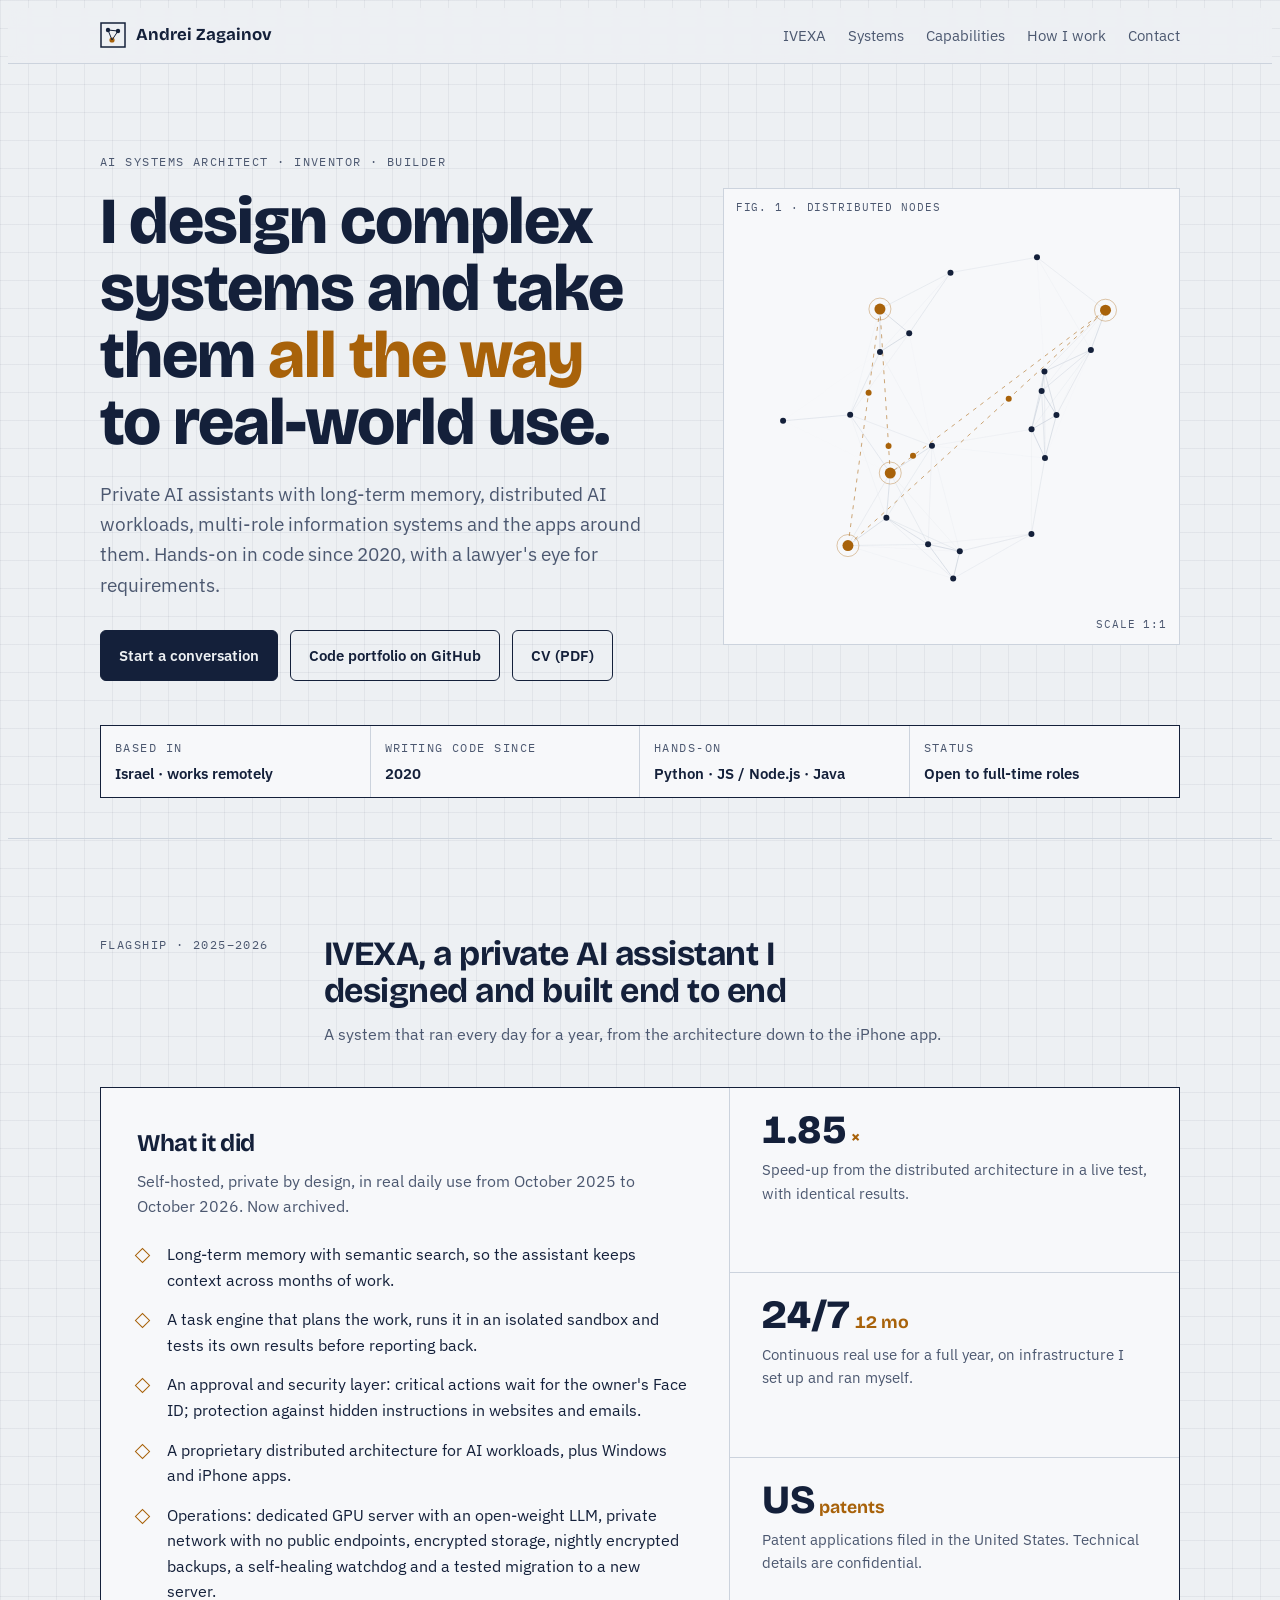
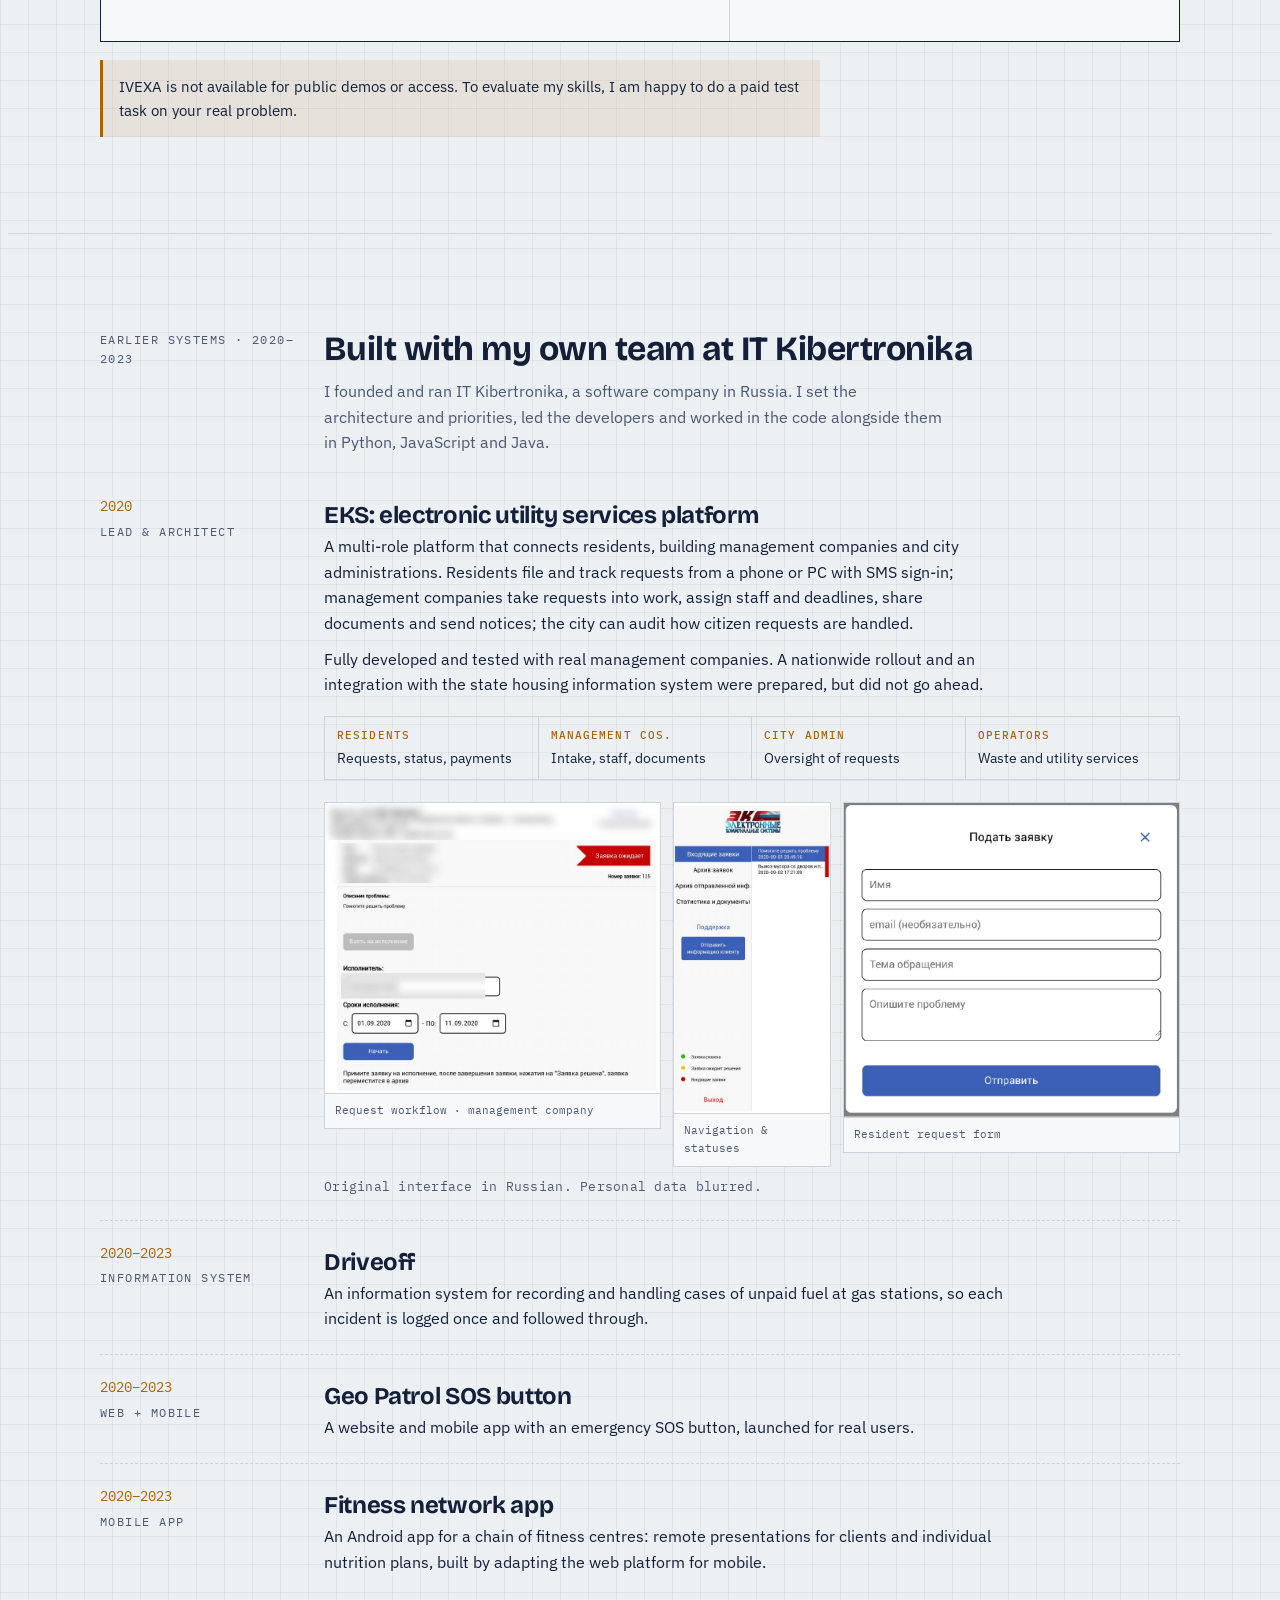
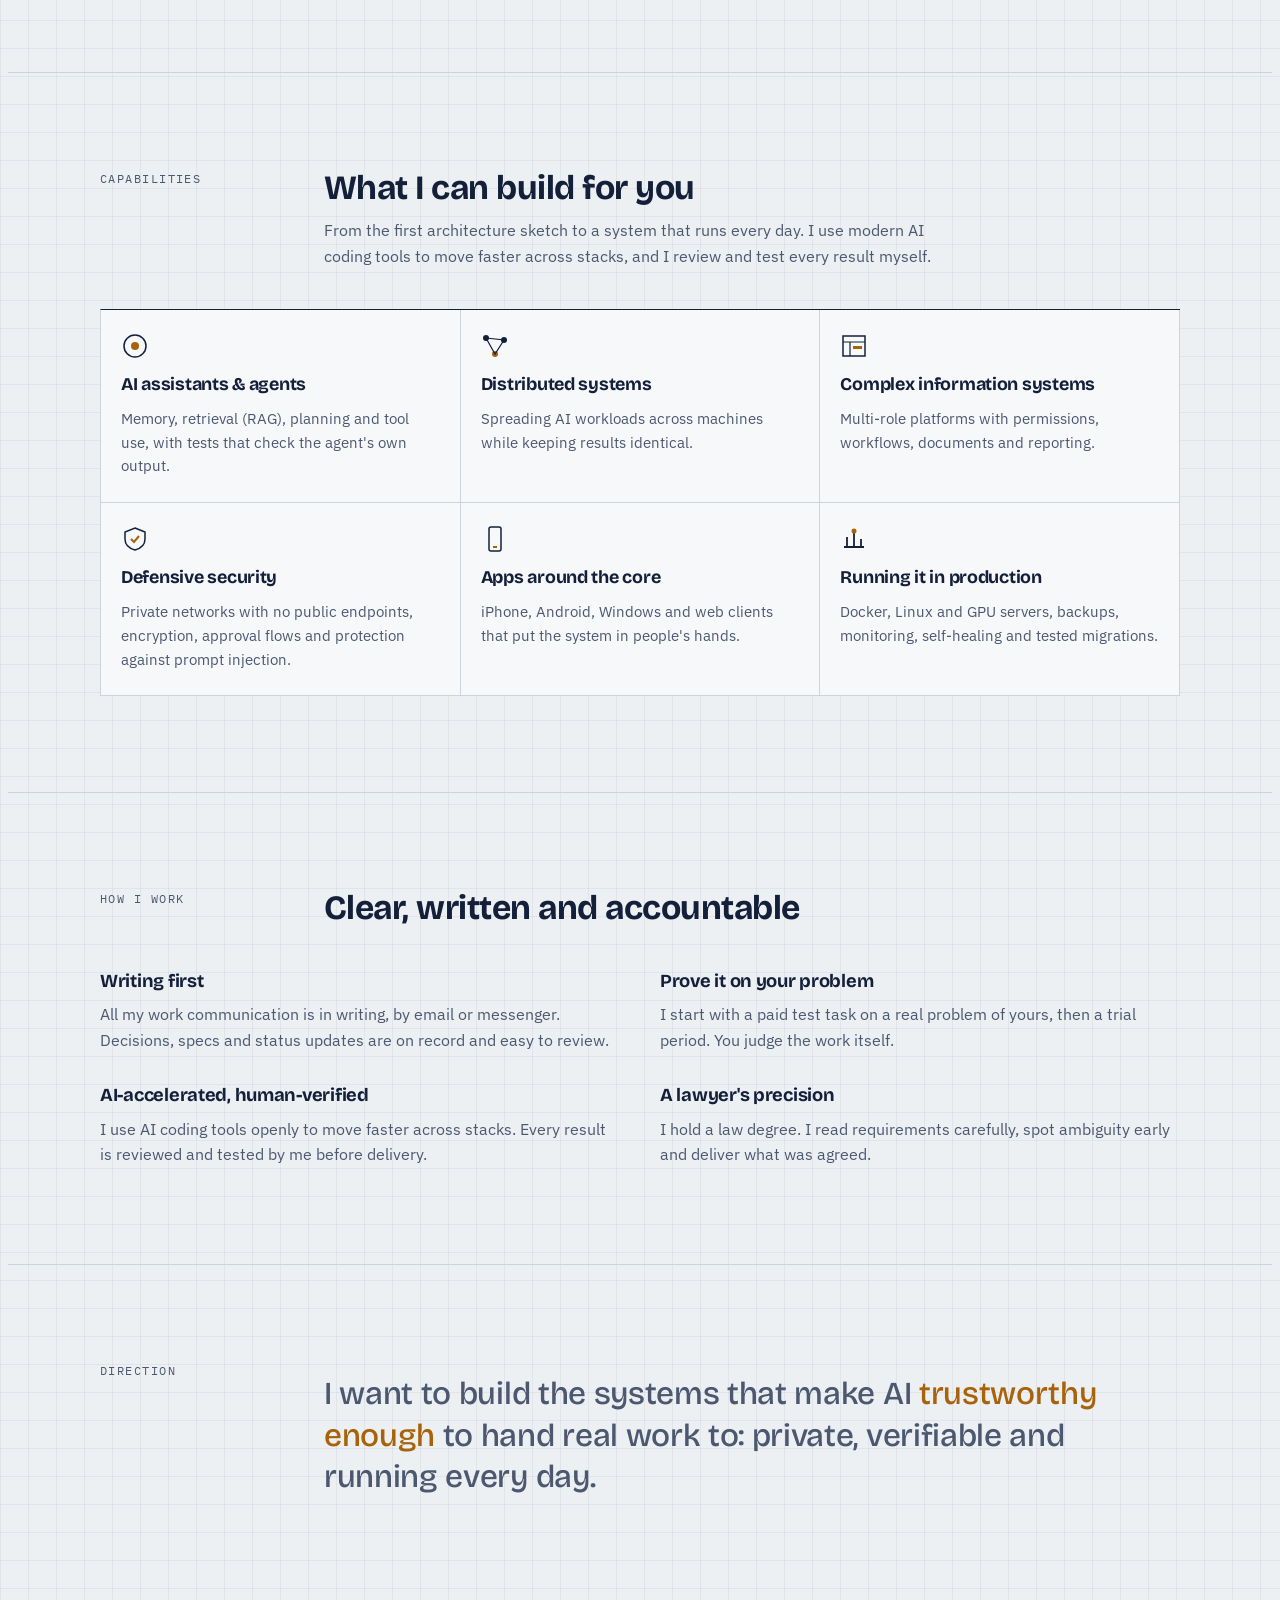
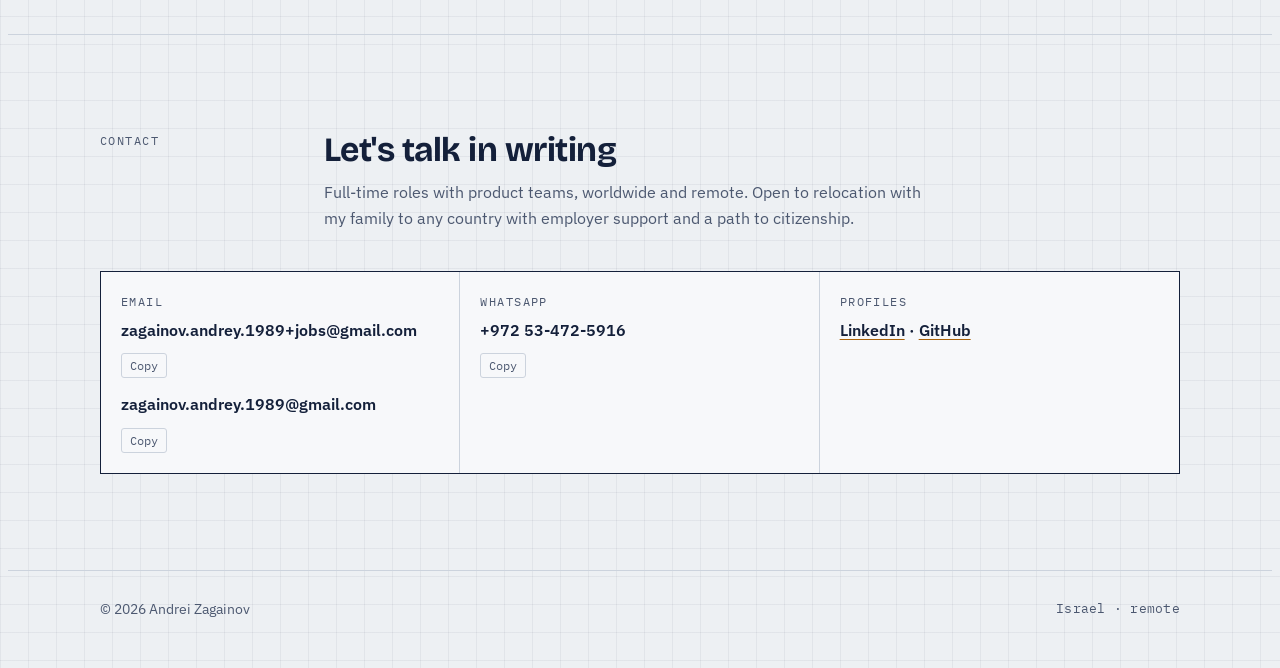
<file: index_old_2026-11-10.html>
<!doctype html>
<html lang="en">
<head>
<meta charset="utf-8">
<meta name="viewport" content="width=device-width, initial-scale=1, viewport-fit=cover">
<link rel="icon" href="data:image/svg+xml,%3Csvg xmlns=%22http://www.w3.org/2000/svg%22 viewBox=%220 0 26 26%22%3E%3Crect x=%221%22 y=%221%22 width=%2224%22 height=%2224%22 fill=%22%2314203A%22/%3E%3Ccircle cx=%228%22 cy=%228%22 r=%222.2%22 fill=%22white%22/%3E%3Ccircle cx=%2218%22 cy=%229%22 r=%222.2%22 fill=%22white%22/%3E%3Ccircle cx=%2212%22 cy=%2218%22 r=%222.6%22 fill=%22%23E3A345%22/%3E%3C/svg%3E">
<meta property="og:title" content="Andrei Zagainov - AI systems architect">
<meta property="og:description" content="I design complex systems and take them all the way to real-world use.">
<meta property="og:url" content="https://andreizagainov.com/">
<link rel="canonical" href="https://andreizagainov.com/">
<title>Andrei Zagainov</title>
<meta name="claude:viewport-fit-sides" content="cover">
<meta name="description" content="Andrei Zagainov - AI systems architect and builder. Designs complex software and takes it all the way to real-world use.">
<link rel="preconnect" href="https://fonts.googleapis.com">
<link rel="preconnect" href="https://fonts.gstatic.com" crossorigin>
<link rel="stylesheet" href="https://fonts.googleapis.com/css2?family=Bricolage+Grotesque:opsz,wght@12..96,500;12..96,700;12..96,800&family=IBM+Plex+Sans:wght@400;500;600&family=IBM+Plex+Mono:wght@400;500&display=swap">
<style>
/* Layout: an engineering drawing sheet. Faint grid paper, a title block in the hero,
   each project documented like a spec sheet with mono annotations. */
:root{
  --paper:#EDF0F3; --sheet:#F7F8FA; --ink:#14203A; --ink-2:#4C5870; --rule:#CCD3DD; --grid:rgba(20,32,58,.055);
  --signal:#A8620A; --signal-soft:rgba(168,98,10,.10); --node:#14203A;
  --f-display:"Bricolage Grotesque", "Segoe UI", system-ui, sans-serif;
  --f-body:"IBM Plex Sans", "Segoe UI", system-ui, sans-serif;
  --f-mono:"IBM Plex Mono", ui-monospace, Consolas, monospace;
  --step--1:.8125rem; --step-0:1rem; --step-1:1.1875rem; --step-2:1.5rem; --step-3:2.125rem; --step-4:clamp(2.4rem,5.4vw,4.1rem);
  --max:1120px;
}
@media (prefers-color-scheme:dark){:root:not([data-theme="light"]){
  --paper:#0C1322; --sheet:#111A2D; --ink:#E4EAF4; --ink-2:#9AA7BE; --rule:#24314A; --grid:rgba(160,185,230,.06);
  --signal:#E3A345; --signal-soft:rgba(227,163,69,.12); --node:#BFD0EE; color-scheme:dark }}
:root[data-theme="dark"]{
  --paper:#0C1322; --sheet:#111A2D; --ink:#E4EAF4; --ink-2:#9AA7BE; --rule:#24314A; --grid:rgba(160,185,230,.06);
  --signal:#E3A345; --signal-soft:rgba(227,163,69,.12); --node:#BFD0EE; color-scheme:dark }

*{box-sizing:border-box}
html{scroll-behavior:smooth}
body{
  background:var(--paper); color:var(--ink); font-family:var(--f-body); font-size:var(--step-0); line-height:1.6;
  background-image:linear-gradient(var(--grid) 1px,transparent 1px),linear-gradient(90deg,var(--grid) 1px,transparent 1px);
  background-size:28px 28px;
}
body::before{content:"";position:fixed;inset:0 0 auto;height:env(safe-area-inset-top,0px);z-index:10;background:var(--paper)}
a{color:inherit}
:focus-visible{outline:2px solid var(--signal);outline-offset:3px;border-radius:2px}
.wrap{max-width:var(--max);margin-inline:auto;padding-left:max(20px,env(safe-area-inset-left,0px));padding-right:max(20px,env(safe-area-inset-right,0px))}
h1,h2,h3{font-family:var(--f-display);text-wrap:balance;margin:0;letter-spacing:-.015em}
p{margin:0}
.mono{font-family:var(--f-mono);font-size:var(--step--1);letter-spacing:.02em}
.label{font-family:var(--f-mono);font-size:.75rem;text-transform:uppercase;letter-spacing:.12em;color:var(--ink-2)}

/* header */
header.top{position:sticky;top:env(safe-area-inset-top,0px);z-index:5;background:color-mix(in srgb,var(--paper) 88%,transparent);backdrop-filter:blur(8px);border-bottom:1px solid var(--rule)}
header.top .wrap{display:flex;align-items:center;justify-content:space-between;gap:16px;padding-block:14px}
.mark{display:flex;align-items:center;gap:10px;text-decoration:none;font-family:var(--f-display);font-weight:700;font-size:1.05rem}
.mark svg{flex:none}
nav.links{display:flex;gap:22px;flex-wrap:wrap}
nav.links a{text-decoration:none;font-size:.92rem;color:var(--ink-2)}
nav.links a:hover{color:var(--ink)}
@media (max-width:720px){nav.links{display:none}}

/* hero */
.hero{padding-block:clamp(40px,7vw,88px) 40px}
.hero-grid{display:grid;grid-template-columns:minmax(0,1.25fr) minmax(0,1fr);gap:clamp(24px,4vw,56px);align-items:center}
@media (max-width:860px){.hero-grid{grid-template-columns:1fr}}
.hero h1{font-size:var(--step-4);font-weight:800;line-height:1.02;margin-top:18px}
.hero h1 em{font-style:normal;color:var(--signal)}
.hero .lede{font-size:var(--step-1);color:var(--ink-2);max-width:56ch;margin-top:22px}
.cta{display:flex;gap:12px;flex-wrap:wrap;margin-top:30px}
.btn{display:inline-flex;align-items:center;gap:8px;padding:12px 18px;border-radius:6px;font-weight:600;text-decoration:none;font-size:.95rem;border:1px solid var(--ink)}
.btn.primary{background:var(--ink);color:var(--paper)}
.btn.primary:hover{background:var(--signal);border-color:var(--signal)}
.btn.ghost:hover{border-color:var(--signal);color:var(--signal)}
.diagram{position:relative;aspect-ratio:1/1;max-width:100%;border:1px solid var(--rule);background:var(--sheet)}
.diagram canvas{position:absolute;inset:0;width:100%;height:100%}
.diagram .corner{position:absolute;font-family:var(--f-mono);font-size:.68rem;color:var(--ink-2);letter-spacing:.08em}
.diagram .tl{top:10px;left:12px}.diagram .br{bottom:10px;right:12px}

/* title block */
.titleblock{margin-top:44px;display:grid;grid-template-columns:repeat(4,minmax(0,1fr));border:1px solid var(--ink);background:var(--sheet)}
.titleblock > div{padding:12px 14px;border-right:1px solid var(--rule);min-width:0}
.titleblock > div:last-child{border-right:0}
.titleblock .v{font-weight:600;margin-top:4px;font-size:.95rem}
@media (max-width:760px){.titleblock{grid-template-columns:repeat(2,minmax(0,1fr))}.titleblock > div:nth-child(2){border-right:0}.titleblock > div:nth-child(-n+2){border-bottom:1px solid var(--rule)}}

/* sections */
section.block{padding-block:clamp(56px,8vw,96px);border-top:1px solid var(--rule)}
.sec-head{display:grid;grid-template-columns:200px minmax(0,1fr);gap:24px;margin-bottom:40px}
@media (max-width:760px){.sec-head{grid-template-columns:1fr;gap:10px}}
.sec-head h2{font-size:var(--step-3);font-weight:700;line-height:1.1}
.sec-head p{color:var(--ink-2);margin-top:12px;max-width:62ch}

/* IVEXA spec sheet */
.spec{display:grid;grid-template-columns:minmax(0,1.4fr) minmax(0,1fr);border:1px solid var(--ink);background:var(--sheet)}
@media (max-width:860px){.spec{grid-template-columns:1fr}}
.spec .main{padding:clamp(20px,3vw,36px);border-right:1px solid var(--rule);min-width:0}
@media (max-width:860px){.spec .main{border-right:0;border-bottom:1px solid var(--rule)}}
.spec h3{font-size:var(--step-2);font-weight:700}
.spec .sub{color:var(--ink-2);margin-top:6px}
.spec ul{list-style:none;padding:0;margin:22px 0 0;display:grid;gap:14px}
.spec li{display:grid;grid-template-columns:22px minmax(0,1fr);gap:8px}
.spec li::before{content:"";width:9px;height:9px;margin-top:8px;border:1.5px solid var(--signal);transform:rotate(45deg)}
.figures{display:grid;grid-template-rows:repeat(3,auto)}
.fig{padding:22px clamp(20px,3vw,32px);border-bottom:1px solid var(--rule)}
.fig:last-child{border-bottom:0}
.fig .n{font-family:var(--f-display);font-weight:800;font-size:2.5rem;line-height:1;font-variant-numeric:tabular-nums}
.fig .n small{font-size:1.1rem;font-weight:700;color:var(--signal);margin-left:4px}
.fig p{color:var(--ink-2);margin-top:8px;font-size:.92rem}
.note{margin-top:18px;padding:14px 16px;border-left:3px solid var(--signal);background:var(--signal-soft);font-size:.95rem;max-width:80ch}

/* projects */
.projects{display:grid;gap:22px}
.proj{display:grid;grid-template-columns:200px minmax(0,1fr);gap:24px;padding-top:22px;border-top:1px dashed var(--rule)}
.proj:first-child{border-top:0;padding-top:0}
@media (max-width:760px){.proj{grid-template-columns:1fr;gap:8px}}
.proj .meta{display:grid;gap:4px;align-content:start}
.proj .yr{font-family:var(--f-mono);font-size:.85rem;color:var(--signal)}
.proj h3{font-size:var(--step-2);font-weight:700}
.proj .body p{max-width:68ch}
.proj .body p + p{margin-top:10px}
.tags{display:flex;flex-wrap:wrap;gap:6px;margin-top:14px}
.tags span{font-family:var(--f-mono);font-size:.72rem;padding:3px 8px;border:1px solid var(--rule);border-radius:3px;color:var(--ink-2)}
.shots{display:grid;grid-template-columns:minmax(0,1.6fr) minmax(0,.75fr) minmax(0,1.6fr);gap:12px;margin-top:22px;align-items:start}
@media (max-width:760px){.shots{grid-template-columns:1fr 1fr}.shots figure:first-child{grid-column:1/-1}}
.shots figure{margin:0;border:1px solid var(--rule);background:#fff;min-width:0}
.shots img{display:block;width:100%;height:auto}
.shots figcaption{font-family:var(--f-mono);font-size:.7rem;color:var(--ink-2);padding:8px 10px;border-top:1px solid var(--rule);background:var(--sheet)}
.roles{display:grid;grid-template-columns:repeat(4,minmax(0,1fr));gap:0;margin-top:18px;border:1px solid var(--rule)}
.roles div{padding:10px 12px;border-right:1px solid var(--rule);font-size:.88rem;min-width:0}
.roles div:last-child{border-right:0}
.roles b{display:block;font-family:var(--f-mono);font-weight:500;font-size:.7rem;text-transform:uppercase;letter-spacing:.1em;color:var(--signal);margin-bottom:2px}
@media (max-width:760px){.roles{grid-template-columns:1fr 1fr}.roles div:nth-child(2){border-right:0}.roles div:nth-child(-n+2){border-bottom:1px solid var(--rule)}}

/* capabilities */
.caps{display:grid;grid-template-columns:repeat(3,minmax(0,1fr));border-top:1px solid var(--ink);border-left:1px solid var(--rule)}
@media (max-width:860px){.caps{grid-template-columns:repeat(2,minmax(0,1fr))}}
@media (max-width:520px){.caps{grid-template-columns:1fr}}
.cap{padding:22px 20px 24px;border-right:1px solid var(--rule);border-bottom:1px solid var(--rule);background:var(--sheet);min-width:0}
.cap h3{font-size:1.12rem;font-weight:700;margin-top:10px}
.cap p{color:var(--ink-2);font-size:.93rem;margin-top:8px}
.cap svg{display:block}

/* how I work */
.work{display:grid;grid-template-columns:repeat(2,minmax(0,1fr));gap:28px 40px}
@media (max-width:760px){.work{grid-template-columns:1fr}}
.work h3{font-size:1.15rem;font-weight:700}
.work p{color:var(--ink-2);margin-top:6px;max-width:58ch}

/* vision */
.vision{font-family:var(--f-display);font-weight:500;font-size:clamp(1.4rem,2.6vw,2rem);line-height:1.3;max-width:30ch;letter-spacing:-.01em}
.vision em{font-style:normal;color:var(--signal)}

/* contact */
.contact{display:grid;grid-template-columns:repeat(3,minmax(0,1fr));border:1px solid var(--ink);background:var(--sheet)}
@media (max-width:760px){.contact{grid-template-columns:1fr}}
.contact > div{padding:20px;border-right:1px solid var(--rule);min-width:0}
.contact > div:last-child{border-right:0}
@media (max-width:760px){.contact > div{border-right:0;border-bottom:1px solid var(--rule)}.contact > div:last-child{border-bottom:0}}
.contact .v{font-weight:600;margin-top:6px;overflow-wrap:anywhere}
.contact a{text-decoration-color:var(--signal);text-underline-offset:3px}
.copy{margin-top:10px;font-family:var(--f-mono);font-size:.72rem;background:none;border:1px solid var(--rule);color:var(--ink-2);padding:4px 8px;border-radius:3px;cursor:pointer}
.copy:hover{border-color:var(--signal);color:var(--signal)}
footer{padding-block:28px 40px;color:var(--ink-2);font-size:.85rem;border-top:1px solid var(--rule)}
footer .wrap{display:flex;justify-content:space-between;gap:12px;flex-wrap:wrap}

@media (prefers-reduced-motion:reduce){html{scroll-behavior:auto}}
</style>
</head>
<body>


<header class="top">
  <div class="wrap">
    <a class="mark" href="#top" aria-label="Andrei Zagainov, home">
      <svg width="26" height="26" viewBox="0 0 26 26" aria-hidden="true"><rect x="1" y="1" width="24" height="24" fill="none" stroke="currentColor" stroke-width="1.5"/><circle cx="8" cy="8" r="2.2" fill="currentColor"/><circle cx="18" cy="9" r="2.2" fill="currentColor"/><circle cx="12" cy="18" r="2.6" fill="var(--signal)"/><path d="M8 8 18 9 12 18Z" fill="none" stroke="currentColor" stroke-width="1"/></svg>
      Andrei Zagainov
    </a>
    <nav class="links" aria-label="Sections">
      <a href="#ivexa">IVEXA</a><a href="#systems">Systems</a><a href="#capabilities">Capabilities</a><a href="#work">How I work</a><a href="#contact">Contact</a>
    </nav>
  </div>
</header>

<main id="top">
  <section class="hero">
    <div class="wrap">
      <div class="hero-grid">
        <div>
          <div class="label">AI systems architect · inventor · builder</div>
          <h1>I design complex systems and take them <em>all the way</em> to real-world use.</h1>
          <p class="lede">Private AI assistants with long-term memory, distributed AI workloads, multi-role information systems and the apps around them. Hands-on in code since 2020, with a lawyer's eye for requirements.</p>
          <div class="cta">
            <a class="btn primary" href="#contact">Start a conversation</a>
            <a class="btn ghost" href="https://github.com/zagainovandrey1989-create/portfolio" target="_blank" rel="noopener">Code portfolio on GitHub</a>
            <a class="btn ghost" href="Andrei_Zagainov_CV.pdf" target="_blank" rel="noopener">CV (PDF)</a>
          </div>
        </div>
        <div class="diagram" aria-hidden="true">
          <span class="corner tl">FIG. 1 · DISTRIBUTED NODES</span>
          <span class="corner br">SCALE 1:1</span>
          <canvas id="mesh"></canvas>
        </div>
      </div>

      <div class="titleblock" role="list">
        <div role="listitem"><div class="label">Based in</div><div class="v">Israel · works remotely</div></div>
        <div role="listitem"><div class="label">Writing code since</div><div class="v">2020</div></div>
        <div role="listitem"><div class="label">Hands-on</div><div class="v">Python · JS / Node.js · Java</div></div>
        <div role="listitem"><div class="label">Status</div><div class="v">Open to full-time roles</div></div>
      </div>
    </div>
  </section>

  <section class="block" id="ivexa">
    <div class="wrap">
      <div class="sec-head">
        <div class="label">Flagship · 2025–2026</div>
        <div>
          <h2>IVEXA, a private AI assistant I designed and built end to end</h2>
          <p>A system that ran every day for a year, from the architecture down to the iPhone app.</p>
        </div>
      </div>
      <div class="spec">
        <div class="main">
          <h3>What it did</h3>
          <p class="sub">Self-hosted, private by design, in real daily use from October 2025 to October 2026. Now archived.</p>
          <ul>
            <li><span>Long-term memory with semantic search, so the assistant keeps context across months of work.</span></li>
            <li><span>A task engine that plans the work, runs it in an isolated sandbox and tests its own results before reporting back.</span></li>
            <li><span>An approval and security layer: critical actions wait for the owner's Face ID; protection against hidden instructions in websites and emails.</span></li>
            <li><span>A proprietary distributed architecture for AI workloads, plus Windows and iPhone apps.</span></li>
            <li><span>Operations: dedicated GPU server with an open-weight LLM, private network with no public endpoints, encrypted storage, nightly encrypted backups, a self-healing watchdog and a tested migration to a new server.</span></li>
          </ul>
        </div>
        <div class="figures">
          <div class="fig"><div class="n">1.85<small>×</small></div><p>Speed-up from the distributed architecture in a live test, with identical results.</p></div>
          <div class="fig"><div class="n">24/7<small>12 mo</small></div><p>Continuous real use for a full year, on infrastructure I set up and ran myself.</p></div>
          <div class="fig"><div class="n">US<small>patents</small></div><p>Patent applications filed in the United States. Technical details are confidential.</p></div>
        </div>
      </div>
      <p class="note">IVEXA is not available for public demos or access. To evaluate my skills, I am happy to do a paid test task on your real problem.</p>
    </div>
  </section>

  <section class="block" id="systems">
    <div class="wrap">
      <div class="sec-head">
        <div class="label">Earlier systems · 2020–2023</div>
        <div>
          <h2>Built with my own team at IT Kibertronika</h2>
          <p>I founded and ran IT Kibertronika, a software company in Russia. I set the architecture and priorities, led the developers and worked in the code alongside them in Python, JavaScript and Java.</p>
        </div>
      </div>

      <div class="projects">
        <article class="proj">
          <div class="meta"><span class="yr">2020</span><span class="label">Lead &amp; architect</span></div>
          <div class="body">
            <h3>EKS: electronic utility services platform</h3>
            <p>A multi-role platform that connects residents, building management companies and city administrations. Residents file and track requests from a phone or PC with SMS sign-in; management companies take requests into work, assign staff and deadlines, share documents and send notices; the city can audit how citizen requests are handled.</p>
            <p>Fully developed and tested with real management companies. A nationwide rollout and an integration with the state housing information system were prepared, but did not go ahead.</p>
            <div class="roles">
              <div><b>Residents</b>Requests, status, payments</div>
              <div><b>Management cos.</b>Intake, staff, documents</div>
              <div><b>City admin</b>Oversight of requests</div>
              <div><b>Operators</b>Waste and utility services</div>
            </div>
            <div class="shots">
              <figure><img src="[data-uri]" alt="EKS management company screen: a request waiting to be taken into work, with executor and deadline fields" loading="lazy"><figcaption>Request workflow · management company</figcaption></figure>
              <figure><img src="[data-uri]" alt="EKS navigation with incoming requests, archive, statistics and colour-coded statuses" loading="lazy"><figcaption>Navigation &amp; statuses</figcaption></figure>
              <figure><img src="[data-uri]" alt="EKS form where a resident submits a new request" loading="lazy"><figcaption>Resident request form</figcaption></figure>
            </div>
            <p class="mono" style="margin-top:10px;color:var(--ink-2)">Original interface in Russian. Personal data blurred.</p>
          </div>
        </article>

        <article class="proj">
          <div class="meta"><span class="yr">2020–2023</span><span class="label">Information system</span></div>
          <div class="body">
            <h3>Driveoff</h3>
            <p>An information system for recording and handling cases of unpaid fuel at gas stations, so each incident is logged once and followed through.</p>
          </div>
        </article>

        <article class="proj">
          <div class="meta"><span class="yr">2020–2023</span><span class="label">Web + mobile</span></div>
          <div class="body">
            <h3>Geo Patrol SOS button</h3>
            <p>A website and mobile app with an emergency SOS button, launched for real users.</p>
          </div>
        </article>

        <article class="proj">
          <div class="meta"><span class="yr">2020–2023</span><span class="label">Mobile app</span></div>
          <div class="body">
            <h3>Fitness network app</h3>
            <p>An Android app for a chain of fitness centres: remote presentations for clients and individual nutrition plans, built by adapting the web platform for mobile.</p>
          </div>
        </article>
      </div>
    </div>
  </section>

  <section class="block" id="capabilities">
    <div class="wrap">
      <div class="sec-head">
        <div class="label">Capabilities</div>
        <div>
          <h2>What I can build for you</h2>
          <p>From the first architecture sketch to a system that runs every day. I use modern AI coding tools to move faster across stacks, and I review and test every result myself.</p>
        </div>
      </div>
      <div class="caps">
        <div class="cap"><svg width="28" height="28" viewBox="0 0 28 28" aria-hidden="true"><circle cx="14" cy="14" r="11" fill="none" stroke="var(--ink)" stroke-width="1.5"/><circle cx="14" cy="14" r="4" fill="var(--signal)"/></svg><h3>AI assistants &amp; agents</h3><p>Memory, retrieval (RAG), planning and tool use, with tests that check the agent's own output.</p></div>
        <div class="cap"><svg width="28" height="28" viewBox="0 0 28 28" aria-hidden="true"><circle cx="5" cy="6" r="3" fill="var(--ink)"/><circle cx="23" cy="8" r="3" fill="var(--ink)"/><circle cx="14" cy="22" r="3" fill="var(--signal)"/><path d="M5 6 23 8 14 22Z" fill="none" stroke="var(--ink)" stroke-width="1.2"/></svg><h3>Distributed systems</h3><p>Spreading AI workloads across machines while keeping results identical.</p></div>
        <div class="cap"><svg width="28" height="28" viewBox="0 0 28 28" aria-hidden="true"><rect x="3" y="4" width="22" height="20" fill="none" stroke="var(--ink)" stroke-width="1.5"/><path d="M3 10h22M10 10v14" stroke="var(--ink)" stroke-width="1.2"/><rect x="13" y="14" width="9" height="3" fill="var(--signal)"/></svg><h3>Complex information systems</h3><p>Multi-role platforms with permissions, workflows, documents and reporting.</p></div>
        <div class="cap"><svg width="28" height="28" viewBox="0 0 28 28" aria-hidden="true"><path d="M14 3 24 7v7c0 6-4.5 9.5-10 11-5.5-1.5-10-5-10-11V7Z" fill="none" stroke="var(--ink)" stroke-width="1.5"/><path d="m10 14 3 3 5-6" fill="none" stroke="var(--signal)" stroke-width="2"/></svg><h3>Defensive security</h3><p>Private networks with no public endpoints, encryption, approval flows and protection against prompt injection.</p></div>
        <div class="cap"><svg width="28" height="28" viewBox="0 0 28 28" aria-hidden="true"><rect x="8" y="2" width="12" height="24" rx="2" fill="none" stroke="var(--ink)" stroke-width="1.5"/><rect x="12" y="21" width="4" height="2" fill="var(--signal)"/></svg><h3>Apps around the core</h3><p>iPhone, Android, Windows and web clients that put the system in people's hands.</p></div>
        <div class="cap"><svg width="28" height="28" viewBox="0 0 28 28" aria-hidden="true"><path d="M4 22h20M7 22V12M14 22V6M21 22v-8" stroke="var(--ink)" stroke-width="1.8"/><circle cx="14" cy="6" r="2.5" fill="var(--signal)"/></svg><h3>Running it in production</h3><p>Docker, Linux and GPU servers, backups, monitoring, self-healing and tested migrations.</p></div>
      </div>
    </div>
  </section>

  <section class="block" id="work">
    <div class="wrap">
      <div class="sec-head">
        <div class="label">How I work</div>
        <div><h2>Clear, written and accountable</h2></div>
      </div>
      <div class="work">
        <div><h3>Writing first</h3><p>All my work communication is in writing, by email or messenger. Decisions, specs and status updates are on record and easy to review.</p></div>
        <div><h3>Prove it on your problem</h3><p>I start with a paid test task on a real problem of yours, then a trial period. You judge the work itself.</p></div>
        <div><h3>AI-accelerated, human-verified</h3><p>I use AI coding tools openly to move faster across stacks. Every result is reviewed and tested by me before delivery.</p></div>
        <div><h3>A lawyer's precision</h3><p>I hold a law degree. I read requirements carefully, spot ambiguity early and deliver what was agreed.</p></div>
      </div>
    </div>
  </section>

  <section class="block">
    <div class="wrap">
      <div class="sec-head">
        <div class="label">Direction</div>
        <div>
          <p class="vision">I want to build the systems that make AI <em>trustworthy enough</em> to hand real work to: private, verifiable and running every day.</p>
        </div>
      </div>
    </div>
  </section>

  <section class="block" id="contact">
    <div class="wrap">
      <div class="sec-head">
        <div class="label">Contact</div>
        <div><h2>Let's talk in writing</h2><p>Full-time roles with product teams, worldwide and remote. Open to relocation with my family to any country with employer support and a path to citizenship.</p></div>
      </div>
      <div class="contact">
        <div><div class="label">Email</div><div class="v" id="em">zagainov.andrey.1989+jobs@gmail.com</div><button class="copy" type="button" data-copy="em">Copy</button><div class="v" id="em2" style="margin-top:14px">zagainov.andrey.1989@gmail.com</div><button class="copy" type="button" data-copy="em2">Copy</button></div>
        <div><div class="label">WhatsApp</div><div class="v" id="wa">+972 53-472-5916</div><button class="copy" type="button" data-copy="wa">Copy</button></div>
        <div><div class="label">Profiles</div><div class="v"><a href="https://www.linkedin.com/in/andrei-zagainov-245087362" target="_blank" rel="noopener">LinkedIn</a> · <a href="https://github.com/zagainovandrey1989-create/portfolio" target="_blank" rel="noopener">GitHub</a></div></div>
      </div>
    </div>
  </section>
</main>

<footer><div class="wrap"><span>© 2026 Andrei Zagainov</span><span class="mono">Israel · remote</span></div></footer>

<script>
document.querySelectorAll('.copy').forEach(b=>b.addEventListener('click',()=>{
  const el=document.getElementById(b.dataset.copy), t=el.textContent.trim();
  const done=()=>{b.textContent='Copied';setTimeout(()=>b.textContent='Copy',1600)};
  const sel=()=>{const r=document.createRange();r.selectNodeContents(el);const s=getSelection();s.removeAllRanges();s.addRange(r);b.textContent='Selected'};
  try{navigator.clipboard.writeText(t).then(done,sel)}catch(e){sel()}
}));

(function(){
  const c=document.getElementById('mesh'); if(!c) return;
  const ctx=c.getContext('2d');
  const reduce=matchMedia('(prefers-reduced-motion: reduce)').matches;
  let W,H,dpr,nodes=[],t0=performance.now();
  const N=22;
  function rnd(i){const x=Math.sin(i*127.1)*43758.5453;return x-Math.floor(x)}
  function init(){
    const r=c.getBoundingClientRect(); dpr=Math.min(2,devicePixelRatio||1);
    W=r.width;H=r.height;c.width=W*dpr;c.height=H*dpr;ctx.setTransform(dpr,0,0,dpr,0,0);
    nodes=[];for(let i=0;i<N;i++){nodes.push({x:.1+.8*rnd(i+1),y:.12+.76*rnd(i+50),p:rnd(i+99)*6.28,s:.4+rnd(i+7)*.6,hub:i%7===0})}
  }
  function col(v){return getComputedStyle(document.documentElement).getPropertyValue(v).trim()}
  function draw(now){
    const t=(now-t0)/1000, ink=col('--node'), sig=col('--signal'), rule=col('--rule');
    ctx.clearRect(0,0,W,H);
    const P=nodes.map(n=>({x:(n.x+Math.sin(t*.25*n.s+n.p)*.018)*W,y:(n.y+Math.cos(t*.22*n.s+n.p)*.018)*H,hub:n.hub}));
    ctx.lineWidth=1;
    for(let i=0;i<P.length;i++)for(let j=i+1;j<P.length;j++){
      const dx=P[i].x-P[j].x,dy=P[i].y-P[j].y,d=Math.hypot(dx,dy);
      if(d<W*.27){ctx.strokeStyle=rule;ctx.globalAlpha=1-d/(W*.27);ctx.beginPath();ctx.moveTo(P[i].x,P[i].y);ctx.lineTo(P[j].x,P[j].y);ctx.stroke()}
    }
    ctx.globalAlpha=1;
    // packets travelling between hubs
    const hubs=P.filter(p=>p.hub);
    for(let k=0;k<hubs.length;k++){const a=hubs[k],b=hubs[(k+1)%hubs.length],f=(t*.18+k*.27)%1;
      ctx.strokeStyle=sig;ctx.setLineDash([4,5]);ctx.globalAlpha=.55;ctx.beginPath();ctx.moveTo(a.x,a.y);ctx.lineTo(b.x,b.y);ctx.stroke();ctx.setLineDash([]);ctx.globalAlpha=1;
      ctx.fillStyle=sig;ctx.beginPath();ctx.arc(a.x+(b.x-a.x)*f,a.y+(b.y-a.y)*f,3,0,6.28);ctx.fill()}
    for(const p of P){ctx.fillStyle=p.hub?sig:ink;ctx.beginPath();ctx.arc(p.x,p.y,p.hub?5.5:3,0,6.28);ctx.fill();
      if(p.hub){ctx.strokeStyle=sig;ctx.globalAlpha=.35;ctx.beginPath();ctx.arc(p.x,p.y,11,0,6.28);ctx.stroke();ctx.globalAlpha=1}}
    if(!reduce) requestAnimationFrame(draw);
  }
  init(); draw(performance.now());
  addEventListener('resize',()=>{init();if(reduce)draw(performance.now())});
  matchMedia('(prefers-color-scheme: dark)').addEventListener?.('change',()=>{if(reduce)draw(performance.now())});
})();
</script>

</body>
</html>
</file>
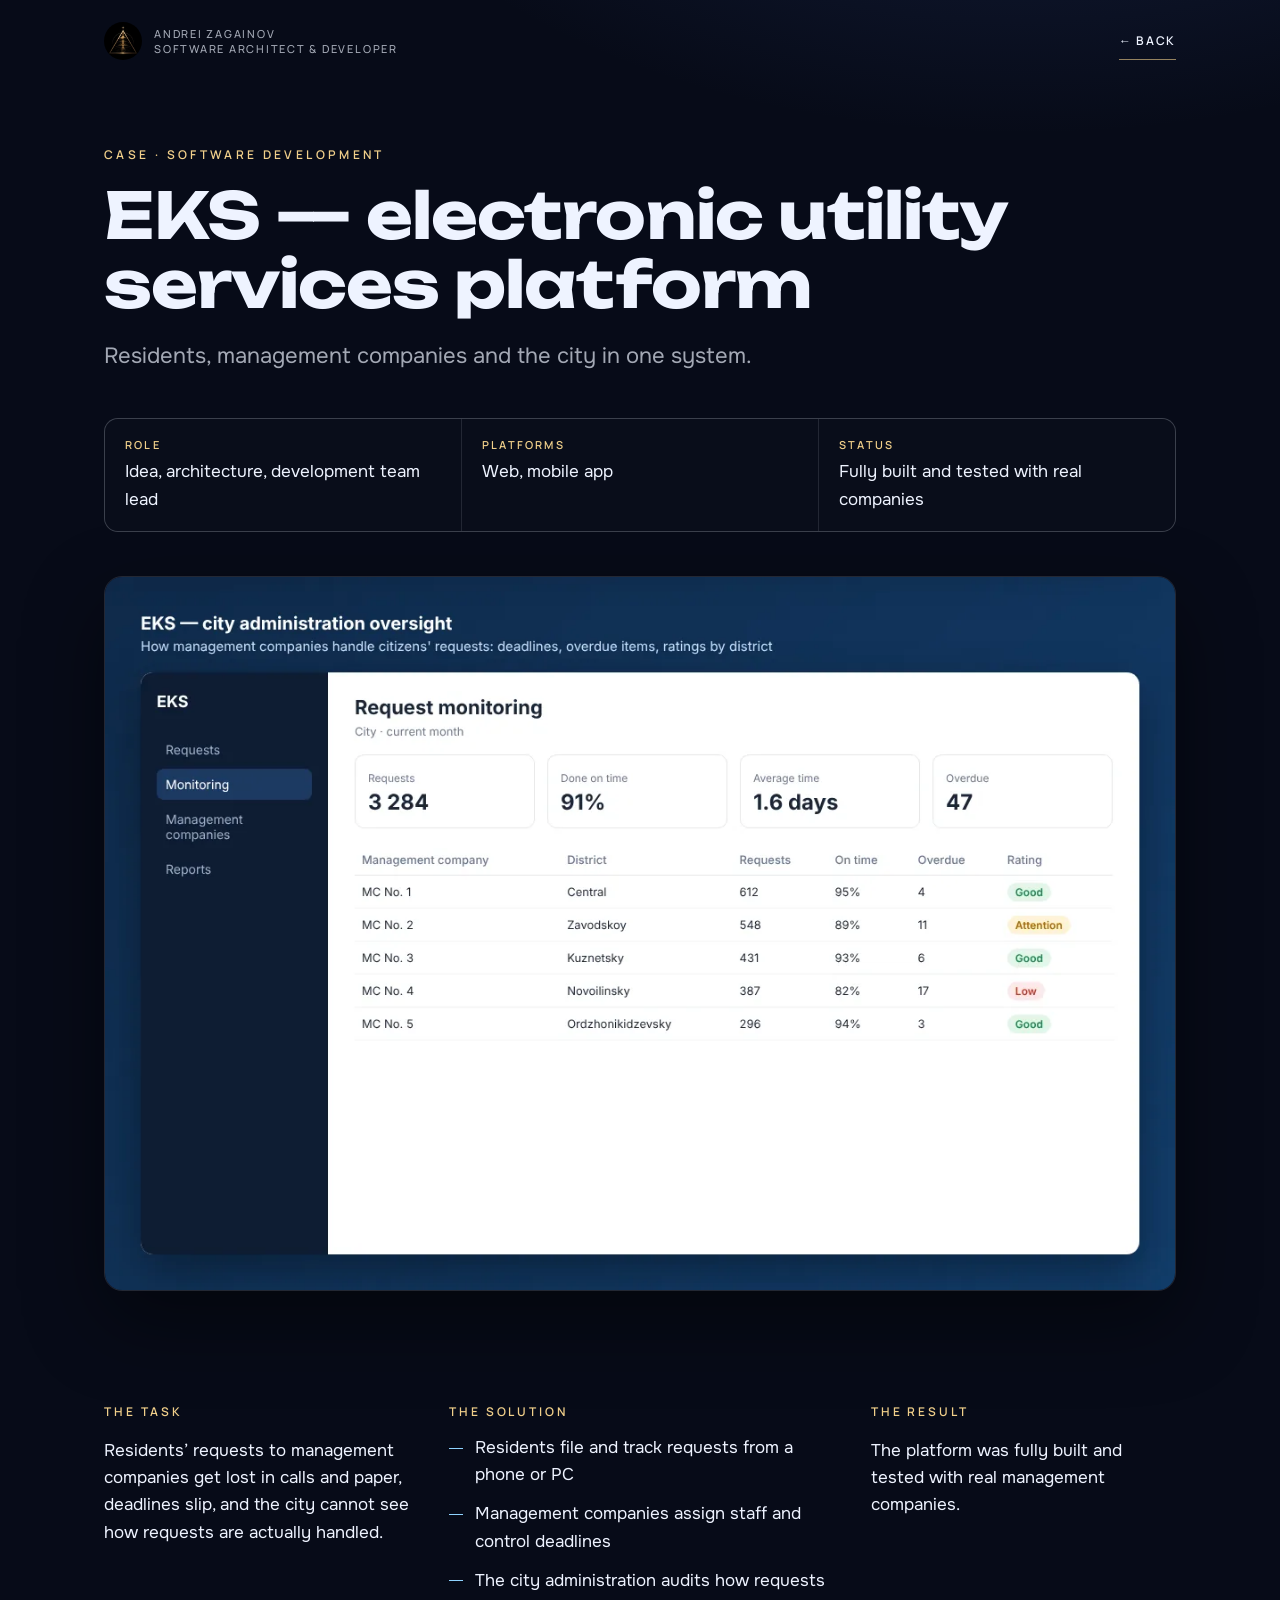
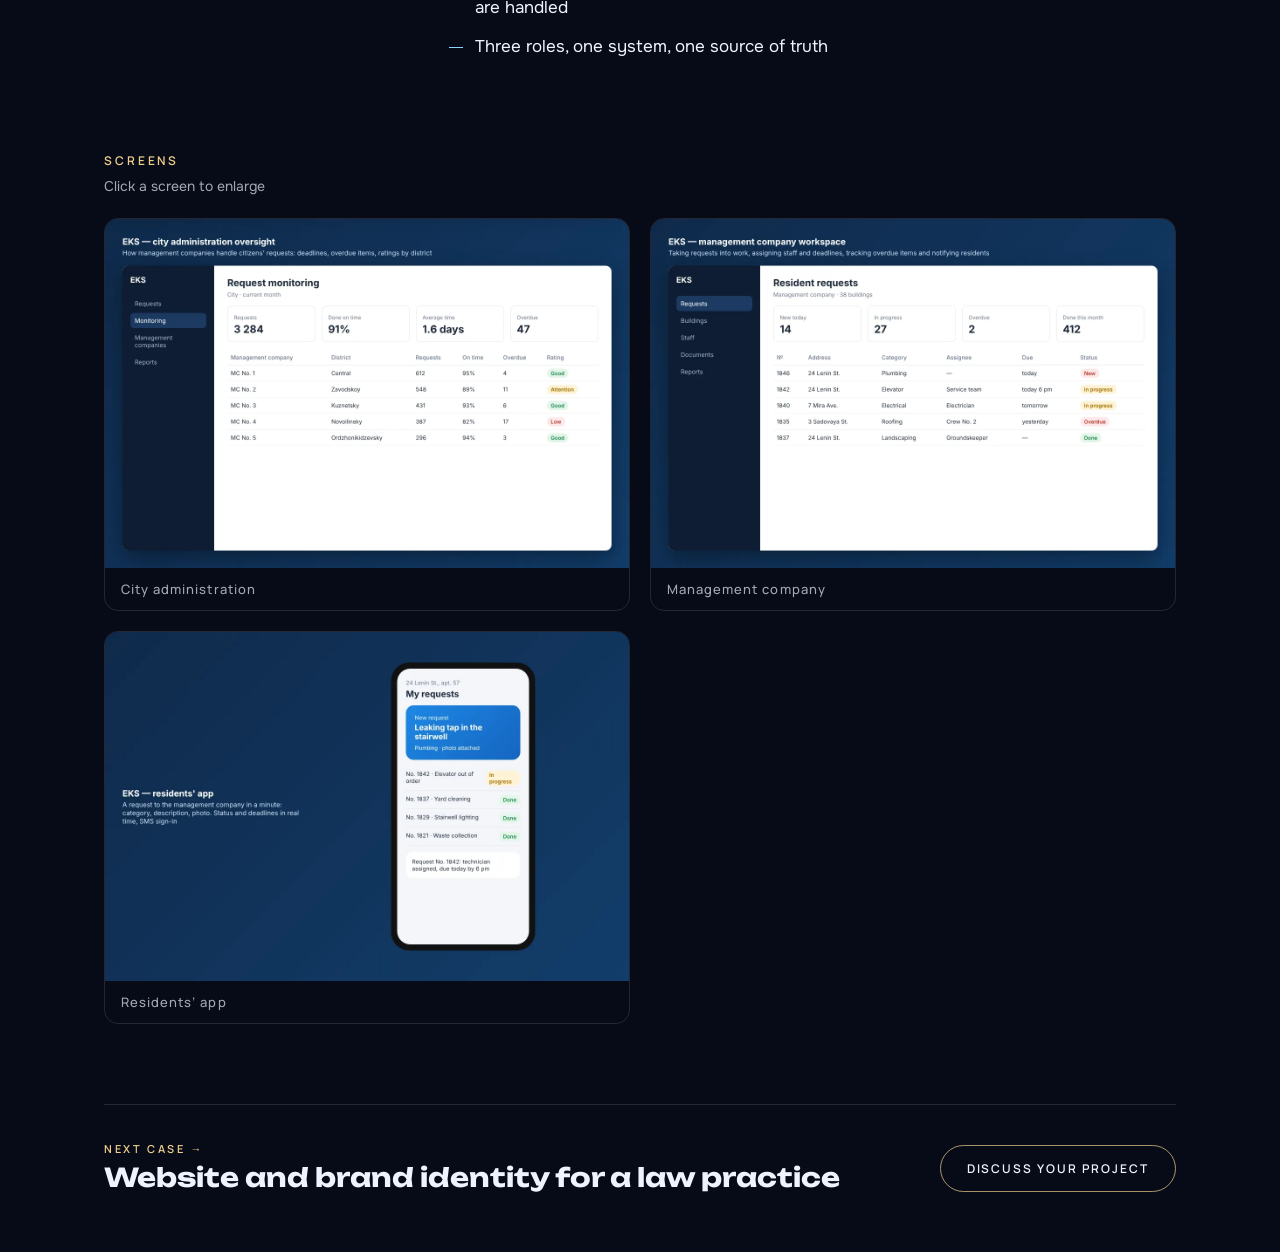
<file: work/eks.html>
<!doctype html><html lang="en"><head><meta charset="utf-8"><meta name="viewport" content="width=device-width,initial-scale=1,viewport-fit=cover">
<title>EKS — electronic utility services platform — Andrei Zagainov</title><meta name="description" content="Residents, management companies and the city in one system.">
<link rel="canonical" href="https://andreizagainov.com/work/eks.html"><meta property="og:title" content="EKS — electronic utility services platform"><meta property="og:description" content="Residents, management companies and the city in one system."><meta property="og:image" content="https://andreizagainov.com/img/eks/admin_en.webp"><meta name="twitter:card" content="summary_large_image">
<link rel="icon" type="image/png" href="/img/favicon.png"><style>@font-face{font-family:'Unbounded';font-style:normal;font-weight:300;font-display:swap;src:url(/assets/fonts/unbounded-300-cyr.woff2) format('woff2');unicode-range:U+0301,U+0400-045F,U+0490-0491,U+04B0-04B1,U+2116}
@font-face{font-family:'Unbounded';font-style:normal;font-weight:300;font-display:swap;src:url(/assets/fonts/unbounded-300-lat.woff2) format('woff2');unicode-range:U+0000-00FF,U+0131,U+0152-0153,U+02BB-02BC,U+02C6,U+02DA,U+02DC,U+0304,U+0308,U+0329,U+2000-206F,U+20AC,U+2122,U+2191,U+2193,U+2212,U+2215,U+FEFF,U+FFFD}
@font-face{font-family:'Unbounded';font-style:normal;font-weight:500;font-display:swap;src:url(/assets/fonts/unbounded-500-cyr.woff2) format('woff2');unicode-range:U+0301,U+0400-045F,U+0490-0491,U+04B0-04B1,U+2116}
@font-face{font-family:'Unbounded';font-style:normal;font-weight:500;font-display:swap;src:url(/assets/fonts/unbounded-500-lat.woff2) format('woff2');unicode-range:U+0000-00FF,U+0131,U+0152-0153,U+02BB-02BC,U+02C6,U+02DA,U+02DC,U+0304,U+0308,U+0329,U+2000-206F,U+20AC,U+2122,U+2191,U+2193,U+2212,U+2215,U+FEFF,U+FFFD}
@font-face{font-family:'Unbounded';font-style:normal;font-weight:700;font-display:swap;src:url(/assets/fonts/unbounded-700-cyr.woff2) format('woff2');unicode-range:U+0301,U+0400-045F,U+0490-0491,U+04B0-04B1,U+2116}
@font-face{font-family:'Unbounded';font-style:normal;font-weight:700;font-display:swap;src:url(/assets/fonts/unbounded-700-lat.woff2) format('woff2');unicode-range:U+0000-00FF,U+0131,U+0152-0153,U+02BB-02BC,U+02C6,U+02DA,U+02DC,U+0304,U+0308,U+0329,U+2000-206F,U+20AC,U+2122,U+2191,U+2193,U+2212,U+2215,U+FEFF,U+FFFD}
@font-face{font-family:'Manrope';font-style:normal;font-weight:500;font-display:swap;src:url(/assets/fonts/manrope-500-cyr.woff2) format('woff2');unicode-range:U+0301,U+0400-045F,U+0490-0491,U+04B0-04B1,U+2116}
@font-face{font-family:'Manrope';font-style:normal;font-weight:500;font-display:swap;src:url(/assets/fonts/manrope-500-lat.woff2) format('woff2');unicode-range:U+0000-00FF,U+0131,U+0152-0153,U+02BB-02BC,U+02C6,U+02DA,U+02DC,U+0304,U+0308,U+0329,U+2000-206F,U+20AC,U+2122,U+2191,U+2193,U+2212,U+2215,U+FEFF,U+FFFD}
@font-face{font-family:'Manrope';font-style:normal;font-weight:600;font-display:swap;src:url(/assets/fonts/manrope-600-cyr.woff2) format('woff2');unicode-range:U+0301,U+0400-045F,U+0490-0491,U+04B0-04B1,U+2116}
@font-face{font-family:'Manrope';font-style:normal;font-weight:600;font-display:swap;src:url(/assets/fonts/manrope-600-lat.woff2) format('woff2');unicode-range:U+0000-00FF,U+0131,U+0152-0153,U+02BB-02BC,U+02C6,U+02DA,U+02DC,U+0304,U+0308,U+0329,U+2000-206F,U+20AC,U+2122,U+2191,U+2193,U+2212,U+2215,U+FEFF,U+FFFD}
@font-face{font-family:'Manrope';font-style:normal;font-weight:700;font-display:swap;src:url(/assets/fonts/manrope-700-cyr.woff2) format('woff2');unicode-range:U+0301,U+0400-045F,U+0490-0491,U+04B0-04B1,U+2116}
@font-face{font-family:'Manrope';font-style:normal;font-weight:700;font-display:swap;src:url(/assets/fonts/manrope-700-lat.woff2) format('woff2');unicode-range:U+0000-00FF,U+0131,U+0152-0153,U+02BB-02BC,U+02C6,U+02DA,U+02DC,U+0304,U+0308,U+0329,U+2000-206F,U+20AC,U+2122,U+2191,U+2193,U+2212,U+2215,U+FEFF,U+FFFD}
@font-face{font-family:'Onest';font-style:normal;font-weight:400;font-display:swap;src:url(/assets/fonts/onest-400-cyr.woff2) format('woff2');unicode-range:U+0301,U+0400-045F,U+0490-0491,U+04B0-04B1,U+2116}
@font-face{font-family:'Onest';font-style:normal;font-weight:400;font-display:swap;src:url(/assets/fonts/onest-400-lat.woff2) format('woff2');unicode-range:U+0000-00FF,U+0131,U+0152-0153,U+02BB-02BC,U+02C6,U+02DA,U+02DC,U+0304,U+0308,U+0329,U+2000-206F,U+20AC,U+2122,U+2191,U+2193,U+2212,U+2215,U+FEFF,U+FFFD}
@font-face{font-family:'Onest';font-style:normal;font-weight:500;font-display:swap;src:url(/assets/fonts/onest-500-cyr.woff2) format('woff2');unicode-range:U+0301,U+0400-045F,U+0490-0491,U+04B0-04B1,U+2116}
@font-face{font-family:'Onest';font-style:normal;font-weight:500;font-display:swap;src:url(/assets/fonts/onest-500-lat.woff2) format('woff2');unicode-range:U+0000-00FF,U+0131,U+0152-0153,U+02BB-02BC,U+02C6,U+02DA,U+02DC,U+0304,U+0308,U+0329,U+2000-206F,U+20AC,U+2122,U+2191,U+2193,U+2212,U+2215,U+FEFF,U+FFFD}
@font-face{font-family:'Onest';font-style:normal;font-weight:600;font-display:swap;src:url(/assets/fonts/onest-600-cyr.woff2) format('woff2');unicode-range:U+0301,U+0400-045F,U+0490-0491,U+04B0-04B1,U+2116}
@font-face{font-family:'Onest';font-style:normal;font-weight:600;font-display:swap;src:url(/assets/fonts/onest-600-lat.woff2) format('woff2');unicode-range:U+0000-00FF,U+0131,U+0152-0153,U+02BB-02BC,U+02C6,U+02DA,U+02DC,U+0304,U+0308,U+0329,U+2000-206F,U+20AC,U+2122,U+2191,U+2193,U+2212,U+2215,U+FEFF,U+FFFD}
:root{--bg:#070b18;--ink:#eef3ff;--soft:rgba(238,243,255,.68);--gold:#f0cf8a;--line:rgba(238,243,255,.12)}*{box-sizing:border-box}html{background:var(--bg)}body{margin:0;background:radial-gradient(1200px 700px at 80% -10%,rgba(60,90,170,.28),transparent 60%),var(--bg);color:var(--ink);font:400 17px/1.6 'Onest',system-ui,sans-serif;-webkit-font-smoothing:antialiased}
a{color:inherit}.wrap{max-width:1120px;margin:0 auto;padding:0 24px}
header{display:flex;align-items:center;justify-content:space-between;gap:16px;padding:22px 0}
.brand{display:flex;align-items:center;gap:12px;text-decoration:none;font:500 11px/1.4 'Manrope',sans-serif;letter-spacing:.16em;text-transform:uppercase;color:var(--soft)}.brand small{font-size:inherit}
.lg{width:38px;height:38px;border-radius:50%}.flag{display:inline-flex;flex-direction:column;width:40px;height:27px;border-radius:4px;overflow:hidden;box-shadow:0 0 0 1px rgba(255,255,255,.15)}.flag i{flex:1}.flag i:nth-child(1){background:#fff}.flag i:nth-child(2){background:#0039a6}.flag i:nth-child(3){background:#d52b1e}
.back{font:600 12px 'Manrope',sans-serif;letter-spacing:.14em;text-transform:uppercase;text-decoration:none;color:var(--ink);padding:10px 0;border-bottom:1px solid rgba(240,207,138,.6)}
.hero{padding:64px 0 40px}.eb{font:600 12px 'Manrope',sans-serif;letter-spacing:.28em;text-transform:uppercase;color:var(--gold)}
h1{font:700 clamp(32px,5.4vw,64px)/1.08 'Unbounded',sans-serif;letter-spacing:-.015em;margin:18px 0 20px;max-width:16ch}.lead{font-size:clamp(18px,2vw,22px);color:var(--soft);max-width:44ch;margin:0}
.meta{display:grid;grid-template-columns:repeat(3,1fr);gap:1px;background:var(--line);border:1px solid var(--line);border-radius:14px;overflow:hidden;margin:44px 0 0}.meta div{background:rgba(7,11,24,.9);padding:18px 20px}.meta b{display:block;font:600 11px 'Manrope',sans-serif;letter-spacing:.2em;text-transform:uppercase;color:var(--gold);margin-bottom:6px}
.cover{margin:44px 0 0;border-radius:18px;overflow:hidden;border:1px solid var(--line);box-shadow:0 30px 80px rgba(0,0,0,.45)}.cover img{display:block;width:100%;height:auto}
.cols{display:grid;grid-template-columns:1fr 1.25fr 1fr;gap:40px;padding:72px 0 24px}.cols h2{font:600 12px 'Manrope',sans-serif;letter-spacing:.24em;text-transform:uppercase;color:var(--gold);margin:0 0 14px}
.cols ul{list-style:none;margin:0;padding:0}.cols li{padding:0 0 12px 26px;position:relative}.cols li:before{content:"";position:absolute;left:0;top:.8em;width:14px;height:1px;background:#8fd3ff}
.gal h2{font:600 12px 'Manrope',sans-serif;letter-spacing:.24em;text-transform:uppercase;color:var(--gold);margin:56px 0 6px}.gal p{color:var(--soft);margin:0 0 20px;font-size:14px}
.grid{display:grid;grid-template-columns:repeat(2,1fr);gap:20px}.grid a{display:block;border-radius:14px;overflow:hidden;border:1px solid var(--line);text-decoration:none;transition:transform .4s,border-color .4s}.grid a:hover{transform:translateY(-4px);border-color:rgba(240,207,138,.5)}.grid img{display:block;width:100%;height:auto}.grid span{display:block;padding:12px 16px;font:500 13px 'Manrope',sans-serif;letter-spacing:.08em;color:var(--soft)}
.nx{display:flex;justify-content:space-between;align-items:center;gap:24px;flex-wrap:wrap;border-top:1px solid var(--line);margin:80px 0 0;padding:36px 0 56px}.nx a.n{text-decoration:none}.nx small{display:block;font:600 11px 'Manrope',sans-serif;letter-spacing:.24em;text-transform:uppercase;color:var(--gold);margin-bottom:6px}.nx a.n b{font:700 clamp(18px,2.4vw,26px)/1.2 'Unbounded',sans-serif}
.btn{display:inline-block;padding:14px 26px;border-radius:999px;border:1px solid rgba(240,207,138,.7);text-decoration:none;font:600 12px 'Manrope',sans-serif;letter-spacing:.16em;text-transform:uppercase;transition:background .3s}.btn:hover{background:rgba(240,207,138,.12)}
.lb{position:fixed;inset:0;background:rgba(3,5,12,.92);display:none;align-items:center;justify-content:center;padding:24px;z-index:50}.lb.on{display:flex}.lb img{max-width:100%;max-height:100%;border-radius:12px}
.rv{opacity:0;transform:translateY(18px);transition:opacity .9s ease,transform .9s ease}.rv.in{opacity:1;transform:none}
@media (max-width:820px){.meta{grid-template-columns:1fr}.cols{grid-template-columns:1fr;gap:28px;padding-top:48px}.grid{grid-template-columns:1fr}.hero{padding-top:36px}.brand span{display:none}}
@media (prefers-reduced-motion:reduce){.rv{opacity:1;transform:none;transition:none}}</style></head><body>
<div class="wrap"><header><a class="brand" href="/"><img src="/img/logo.webp" alt="" class="lg"><span>Andrei Zagainov<br><small>Software architect &amp; developer</small></span></a><a class="back" href="/#s3">← Back</a></header>
<section class="hero"><div class="eb rv">Case · Software development</div><h1 class="rv">EKS — electronic utility services platform</h1><p class="lead rv">Residents, management companies and the city in one system.</p><div class="meta rv"><div><b>Role</b>Idea, architecture, development team lead</div><div><b>Platforms</b>Web, mobile app</div><div><b>Status</b>Fully built and tested with real companies</div></div>
<div class="cover rv"><img src="/img/eks/admin_en.webp" alt="City administration"></div></section>
<section class="cols"><div class="rv"><h2>The task</h2><p>Residents’ requests to management companies get lost in calls and paper, deadlines slip, and the city cannot see how requests are actually handled.</p></div><div class="rv"><h2>The solution</h2><ul><li>Residents file and track requests from a phone or PC</li><li>Management companies assign staff and control deadlines</li><li>The city administration audits how requests are handled</li><li>Three roles, one system, one source of truth</li></ul></div><div class="rv"><h2>The result</h2><p>The platform was fully built and tested with real management companies.</p></div></section>
<section class="gal"><h2 class="rv">Screens</h2><p class="rv">Click a screen to enlarge</p><div class="grid"><a href="/img/eks/admin_en.webp" data-cap="City administration"><img src="/img/eks/admin_en.webp" alt="City administration" loading="lazy"><span>City administration</span></a><a href="/img/eks/uk_en.webp" data-cap="Management company"><img src="/img/eks/uk_en.webp" alt="Management company" loading="lazy"><span>Management company</span></a><a href="/img/eks/app_en.webp" data-cap="Residents’ app"><img src="/img/eks/app_en.webp" alt="Residents’ app" loading="lazy"><span>Residents’ app</span></a></div></section>
<div class="nx"><a class="n" href="/work/law-practice.html"><small>Next case →</small><b>Website and brand identity for a law practice</b></a><a class="btn" href="/#s6">Discuss your project</a></div></div>
<div class="lb" role="dialog" aria-label="image"><img alt=""></div><script>(()=>{const io=new IntersectionObserver(es=>es.forEach(e=>{if(e.isIntersecting){e.target.classList.add('in');io.unobserve(e.target)}}),{threshold:.12});document.querySelectorAll('.rv').forEach(x=>io.observe(x));const lb=document.querySelector('.lb'),li=lb.querySelector('img');document.querySelectorAll('.grid a').forEach(a=>a.addEventListener('click',e=>{e.preventDefault();li.src=a.href;li.alt=a.dataset.cap;lb.classList.add('on')}));lb.addEventListener('click',()=>lb.classList.remove('on'));addEventListener('keydown',e=>{if(e.key==='Escape')lb.classList.remove('on')})})();</script></body></html>
</file>
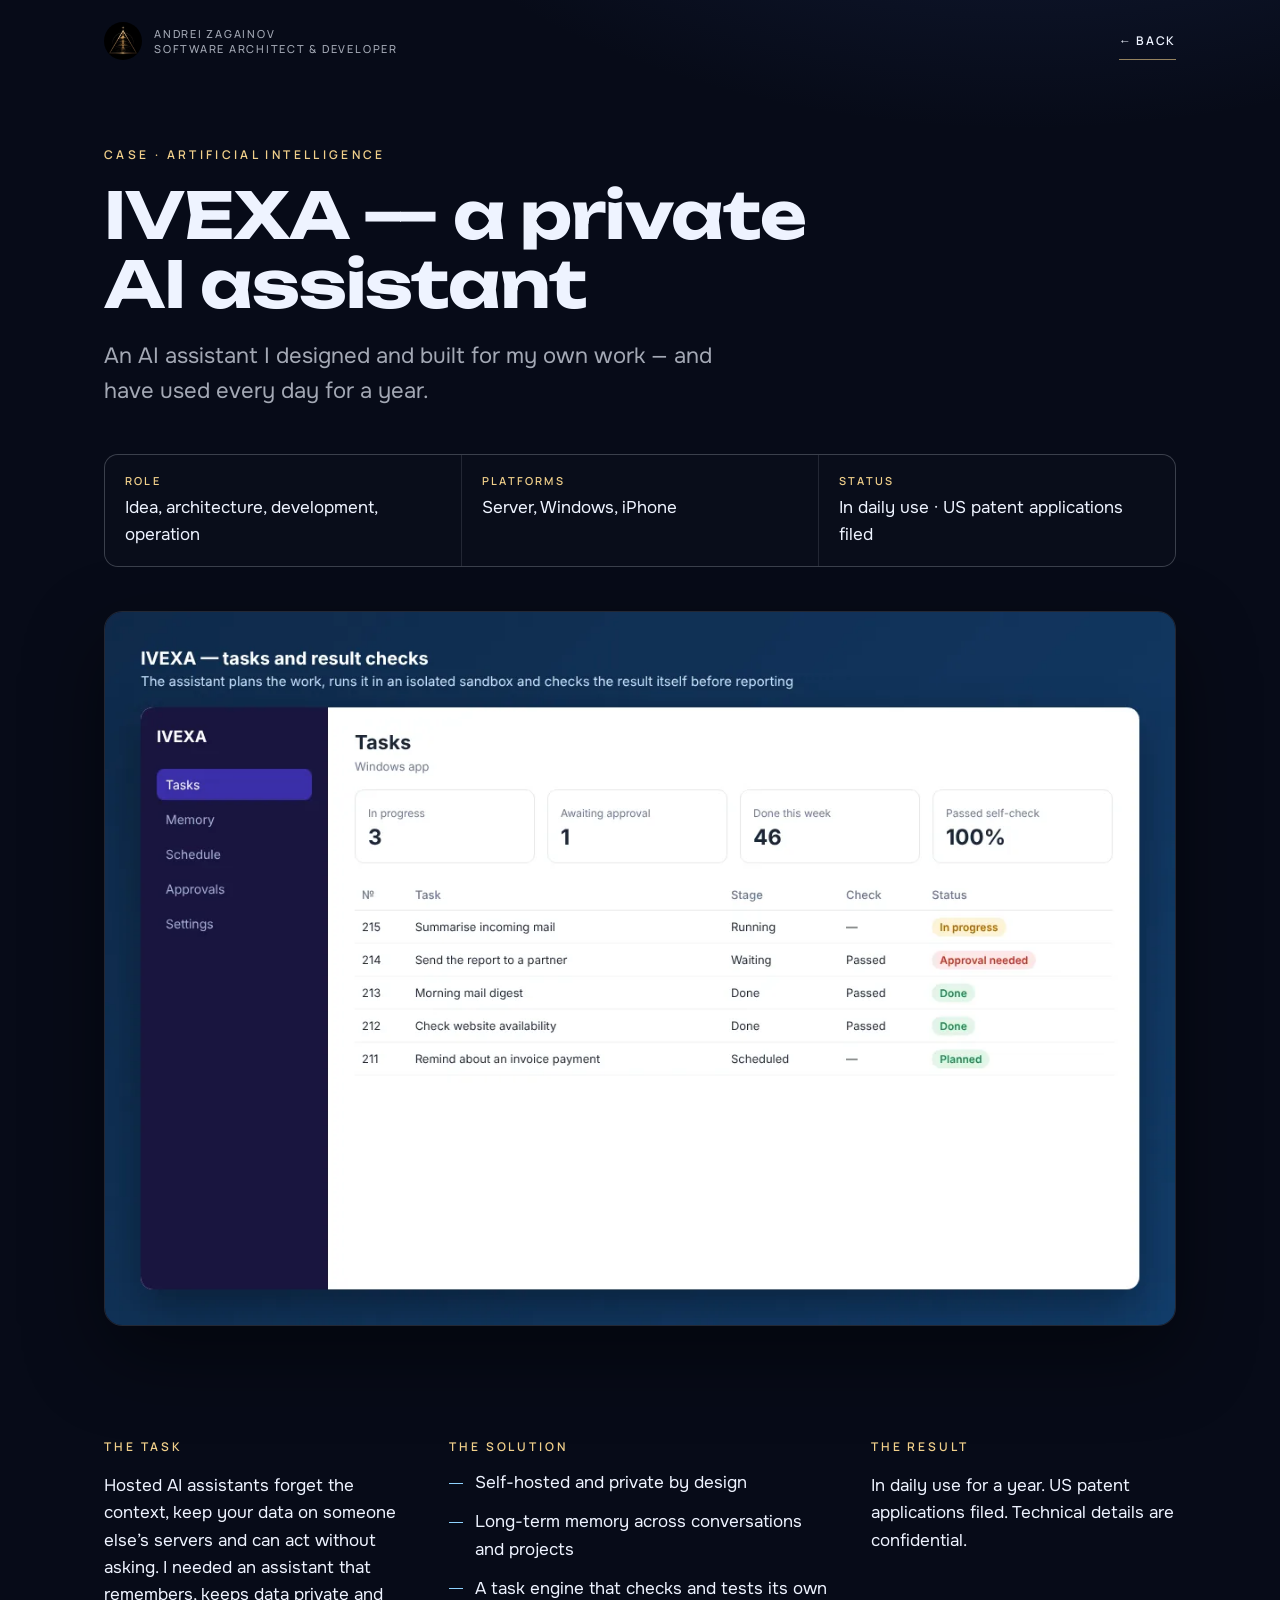
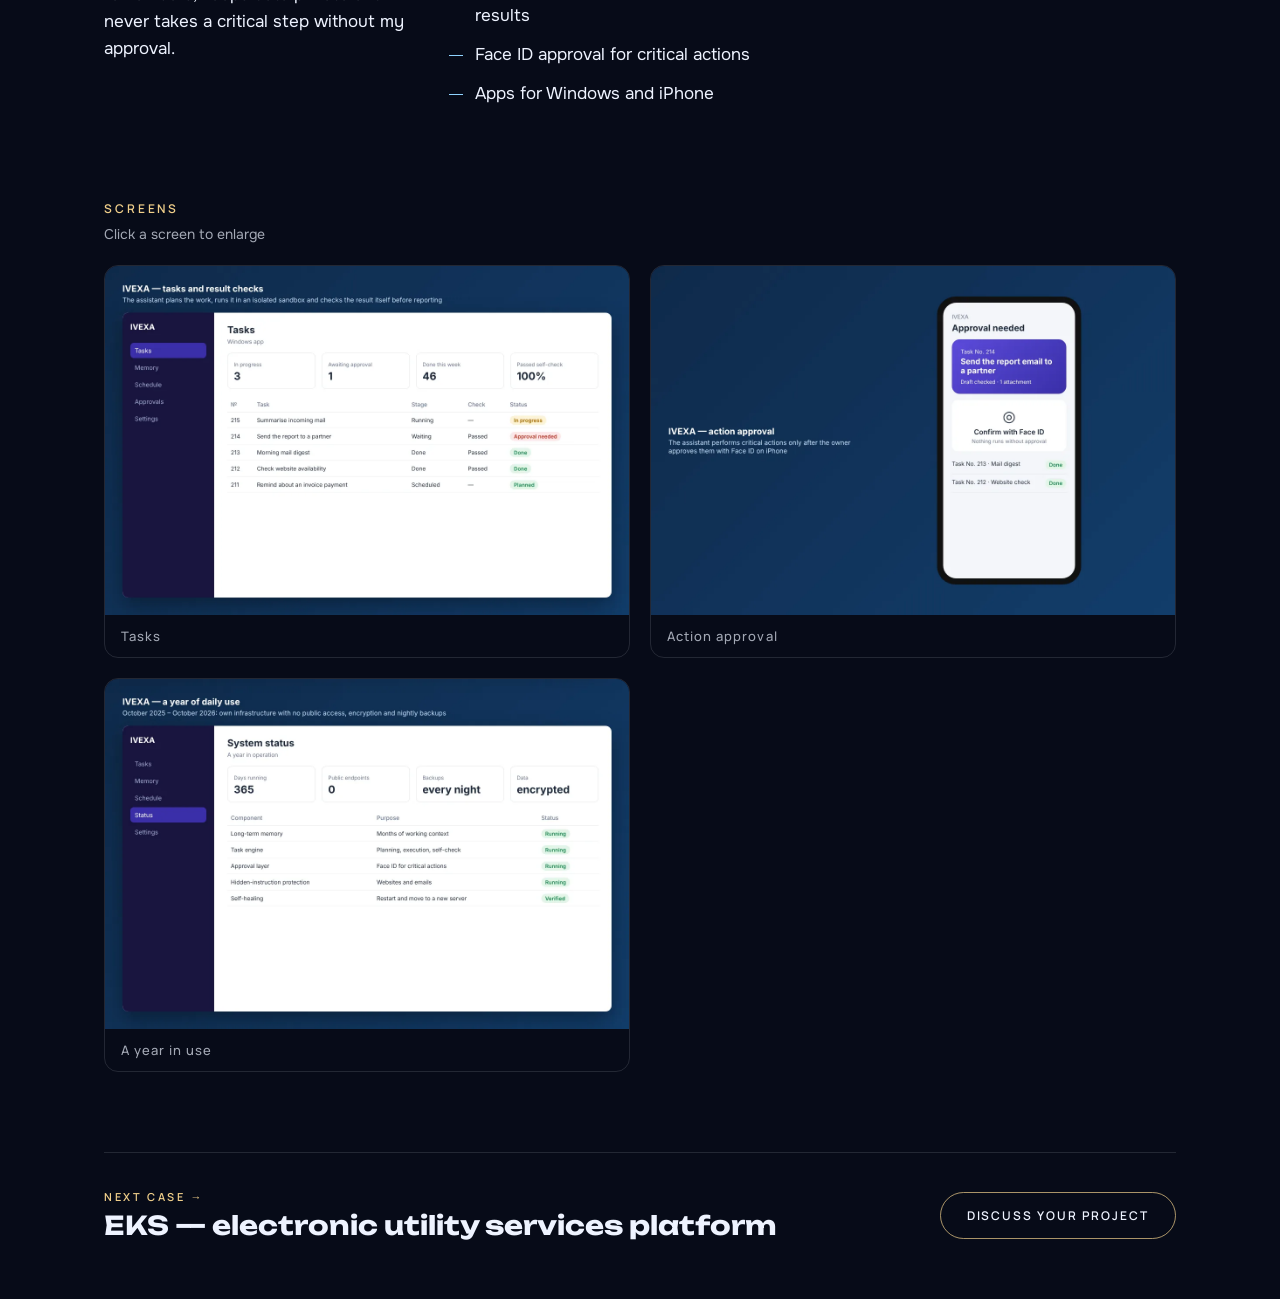
<file: work/ivexa.html>
<!doctype html><html lang="en"><head><meta charset="utf-8"><meta name="viewport" content="width=device-width,initial-scale=1,viewport-fit=cover">
<title>IVEXA — a private AI assistant — Andrei Zagainov</title><meta name="description" content="An AI assistant I designed and built for my own work — and have used every day for a year.">
<link rel="canonical" href="https://andreizagainov.com/work/ivexa.html"><meta property="og:title" content="IVEXA — a private AI assistant"><meta property="og:description" content="An AI assistant I designed and built for my own work — and have used every day for a year."><meta property="og:image" content="https://andreizagainov.com/img/ivexa/tasks_en.webp"><meta name="twitter:card" content="summary_large_image">
<link rel="icon" type="image/png" href="/img/favicon.png"><style>@font-face{font-family:'Unbounded';font-style:normal;font-weight:300;font-display:swap;src:url(/assets/fonts/unbounded-300-cyr.woff2) format('woff2');unicode-range:U+0301,U+0400-045F,U+0490-0491,U+04B0-04B1,U+2116}
@font-face{font-family:'Unbounded';font-style:normal;font-weight:300;font-display:swap;src:url(/assets/fonts/unbounded-300-lat.woff2) format('woff2');unicode-range:U+0000-00FF,U+0131,U+0152-0153,U+02BB-02BC,U+02C6,U+02DA,U+02DC,U+0304,U+0308,U+0329,U+2000-206F,U+20AC,U+2122,U+2191,U+2193,U+2212,U+2215,U+FEFF,U+FFFD}
@font-face{font-family:'Unbounded';font-style:normal;font-weight:500;font-display:swap;src:url(/assets/fonts/unbounded-500-cyr.woff2) format('woff2');unicode-range:U+0301,U+0400-045F,U+0490-0491,U+04B0-04B1,U+2116}
@font-face{font-family:'Unbounded';font-style:normal;font-weight:500;font-display:swap;src:url(/assets/fonts/unbounded-500-lat.woff2) format('woff2');unicode-range:U+0000-00FF,U+0131,U+0152-0153,U+02BB-02BC,U+02C6,U+02DA,U+02DC,U+0304,U+0308,U+0329,U+2000-206F,U+20AC,U+2122,U+2191,U+2193,U+2212,U+2215,U+FEFF,U+FFFD}
@font-face{font-family:'Unbounded';font-style:normal;font-weight:700;font-display:swap;src:url(/assets/fonts/unbounded-700-cyr.woff2) format('woff2');unicode-range:U+0301,U+0400-045F,U+0490-0491,U+04B0-04B1,U+2116}
@font-face{font-family:'Unbounded';font-style:normal;font-weight:700;font-display:swap;src:url(/assets/fonts/unbounded-700-lat.woff2) format('woff2');unicode-range:U+0000-00FF,U+0131,U+0152-0153,U+02BB-02BC,U+02C6,U+02DA,U+02DC,U+0304,U+0308,U+0329,U+2000-206F,U+20AC,U+2122,U+2191,U+2193,U+2212,U+2215,U+FEFF,U+FFFD}
@font-face{font-family:'Manrope';font-style:normal;font-weight:500;font-display:swap;src:url(/assets/fonts/manrope-500-cyr.woff2) format('woff2');unicode-range:U+0301,U+0400-045F,U+0490-0491,U+04B0-04B1,U+2116}
@font-face{font-family:'Manrope';font-style:normal;font-weight:500;font-display:swap;src:url(/assets/fonts/manrope-500-lat.woff2) format('woff2');unicode-range:U+0000-00FF,U+0131,U+0152-0153,U+02BB-02BC,U+02C6,U+02DA,U+02DC,U+0304,U+0308,U+0329,U+2000-206F,U+20AC,U+2122,U+2191,U+2193,U+2212,U+2215,U+FEFF,U+FFFD}
@font-face{font-family:'Manrope';font-style:normal;font-weight:600;font-display:swap;src:url(/assets/fonts/manrope-600-cyr.woff2) format('woff2');unicode-range:U+0301,U+0400-045F,U+0490-0491,U+04B0-04B1,U+2116}
@font-face{font-family:'Manrope';font-style:normal;font-weight:600;font-display:swap;src:url(/assets/fonts/manrope-600-lat.woff2) format('woff2');unicode-range:U+0000-00FF,U+0131,U+0152-0153,U+02BB-02BC,U+02C6,U+02DA,U+02DC,U+0304,U+0308,U+0329,U+2000-206F,U+20AC,U+2122,U+2191,U+2193,U+2212,U+2215,U+FEFF,U+FFFD}
@font-face{font-family:'Manrope';font-style:normal;font-weight:700;font-display:swap;src:url(/assets/fonts/manrope-700-cyr.woff2) format('woff2');unicode-range:U+0301,U+0400-045F,U+0490-0491,U+04B0-04B1,U+2116}
@font-face{font-family:'Manrope';font-style:normal;font-weight:700;font-display:swap;src:url(/assets/fonts/manrope-700-lat.woff2) format('woff2');unicode-range:U+0000-00FF,U+0131,U+0152-0153,U+02BB-02BC,U+02C6,U+02DA,U+02DC,U+0304,U+0308,U+0329,U+2000-206F,U+20AC,U+2122,U+2191,U+2193,U+2212,U+2215,U+FEFF,U+FFFD}
@font-face{font-family:'Onest';font-style:normal;font-weight:400;font-display:swap;src:url(/assets/fonts/onest-400-cyr.woff2) format('woff2');unicode-range:U+0301,U+0400-045F,U+0490-0491,U+04B0-04B1,U+2116}
@font-face{font-family:'Onest';font-style:normal;font-weight:400;font-display:swap;src:url(/assets/fonts/onest-400-lat.woff2) format('woff2');unicode-range:U+0000-00FF,U+0131,U+0152-0153,U+02BB-02BC,U+02C6,U+02DA,U+02DC,U+0304,U+0308,U+0329,U+2000-206F,U+20AC,U+2122,U+2191,U+2193,U+2212,U+2215,U+FEFF,U+FFFD}
@font-face{font-family:'Onest';font-style:normal;font-weight:500;font-display:swap;src:url(/assets/fonts/onest-500-cyr.woff2) format('woff2');unicode-range:U+0301,U+0400-045F,U+0490-0491,U+04B0-04B1,U+2116}
@font-face{font-family:'Onest';font-style:normal;font-weight:500;font-display:swap;src:url(/assets/fonts/onest-500-lat.woff2) format('woff2');unicode-range:U+0000-00FF,U+0131,U+0152-0153,U+02BB-02BC,U+02C6,U+02DA,U+02DC,U+0304,U+0308,U+0329,U+2000-206F,U+20AC,U+2122,U+2191,U+2193,U+2212,U+2215,U+FEFF,U+FFFD}
@font-face{font-family:'Onest';font-style:normal;font-weight:600;font-display:swap;src:url(/assets/fonts/onest-600-cyr.woff2) format('woff2');unicode-range:U+0301,U+0400-045F,U+0490-0491,U+04B0-04B1,U+2116}
@font-face{font-family:'Onest';font-style:normal;font-weight:600;font-display:swap;src:url(/assets/fonts/onest-600-lat.woff2) format('woff2');unicode-range:U+0000-00FF,U+0131,U+0152-0153,U+02BB-02BC,U+02C6,U+02DA,U+02DC,U+0304,U+0308,U+0329,U+2000-206F,U+20AC,U+2122,U+2191,U+2193,U+2212,U+2215,U+FEFF,U+FFFD}
:root{--bg:#070b18;--ink:#eef3ff;--soft:rgba(238,243,255,.68);--gold:#f0cf8a;--line:rgba(238,243,255,.12)}*{box-sizing:border-box}html{background:var(--bg)}body{margin:0;background:radial-gradient(1200px 700px at 80% -10%,rgba(60,90,170,.28),transparent 60%),var(--bg);color:var(--ink);font:400 17px/1.6 'Onest',system-ui,sans-serif;-webkit-font-smoothing:antialiased}
a{color:inherit}.wrap{max-width:1120px;margin:0 auto;padding:0 24px}
header{display:flex;align-items:center;justify-content:space-between;gap:16px;padding:22px 0}
.brand{display:flex;align-items:center;gap:12px;text-decoration:none;font:500 11px/1.4 'Manrope',sans-serif;letter-spacing:.16em;text-transform:uppercase;color:var(--soft)}.brand small{font-size:inherit}
.lg{width:38px;height:38px;border-radius:50%}.flag{display:inline-flex;flex-direction:column;width:40px;height:27px;border-radius:4px;overflow:hidden;box-shadow:0 0 0 1px rgba(255,255,255,.15)}.flag i{flex:1}.flag i:nth-child(1){background:#fff}.flag i:nth-child(2){background:#0039a6}.flag i:nth-child(3){background:#d52b1e}
.back{font:600 12px 'Manrope',sans-serif;letter-spacing:.14em;text-transform:uppercase;text-decoration:none;color:var(--ink);padding:10px 0;border-bottom:1px solid rgba(240,207,138,.6)}
.hero{padding:64px 0 40px}.eb{font:600 12px 'Manrope',sans-serif;letter-spacing:.28em;text-transform:uppercase;color:var(--gold)}
h1{font:700 clamp(32px,5.4vw,64px)/1.08 'Unbounded',sans-serif;letter-spacing:-.015em;margin:18px 0 20px;max-width:16ch}.lead{font-size:clamp(18px,2vw,22px);color:var(--soft);max-width:44ch;margin:0}
.meta{display:grid;grid-template-columns:repeat(3,1fr);gap:1px;background:var(--line);border:1px solid var(--line);border-radius:14px;overflow:hidden;margin:44px 0 0}.meta div{background:rgba(7,11,24,.9);padding:18px 20px}.meta b{display:block;font:600 11px 'Manrope',sans-serif;letter-spacing:.2em;text-transform:uppercase;color:var(--gold);margin-bottom:6px}
.cover{margin:44px 0 0;border-radius:18px;overflow:hidden;border:1px solid var(--line);box-shadow:0 30px 80px rgba(0,0,0,.45)}.cover img{display:block;width:100%;height:auto}
.cols{display:grid;grid-template-columns:1fr 1.25fr 1fr;gap:40px;padding:72px 0 24px}.cols h2{font:600 12px 'Manrope',sans-serif;letter-spacing:.24em;text-transform:uppercase;color:var(--gold);margin:0 0 14px}
.cols ul{list-style:none;margin:0;padding:0}.cols li{padding:0 0 12px 26px;position:relative}.cols li:before{content:"";position:absolute;left:0;top:.8em;width:14px;height:1px;background:#8fd3ff}
.gal h2{font:600 12px 'Manrope',sans-serif;letter-spacing:.24em;text-transform:uppercase;color:var(--gold);margin:56px 0 6px}.gal p{color:var(--soft);margin:0 0 20px;font-size:14px}
.grid{display:grid;grid-template-columns:repeat(2,1fr);gap:20px}.grid a{display:block;border-radius:14px;overflow:hidden;border:1px solid var(--line);text-decoration:none;transition:transform .4s,border-color .4s}.grid a:hover{transform:translateY(-4px);border-color:rgba(240,207,138,.5)}.grid img{display:block;width:100%;height:auto}.grid span{display:block;padding:12px 16px;font:500 13px 'Manrope',sans-serif;letter-spacing:.08em;color:var(--soft)}
.nx{display:flex;justify-content:space-between;align-items:center;gap:24px;flex-wrap:wrap;border-top:1px solid var(--line);margin:80px 0 0;padding:36px 0 56px}.nx a.n{text-decoration:none}.nx small{display:block;font:600 11px 'Manrope',sans-serif;letter-spacing:.24em;text-transform:uppercase;color:var(--gold);margin-bottom:6px}.nx a.n b{font:700 clamp(18px,2.4vw,26px)/1.2 'Unbounded',sans-serif}
.btn{display:inline-block;padding:14px 26px;border-radius:999px;border:1px solid rgba(240,207,138,.7);text-decoration:none;font:600 12px 'Manrope',sans-serif;letter-spacing:.16em;text-transform:uppercase;transition:background .3s}.btn:hover{background:rgba(240,207,138,.12)}
.lb{position:fixed;inset:0;background:rgba(3,5,12,.92);display:none;align-items:center;justify-content:center;padding:24px;z-index:50}.lb.on{display:flex}.lb img{max-width:100%;max-height:100%;border-radius:12px}
.rv{opacity:0;transform:translateY(18px);transition:opacity .9s ease,transform .9s ease}.rv.in{opacity:1;transform:none}
@media (max-width:820px){.meta{grid-template-columns:1fr}.cols{grid-template-columns:1fr;gap:28px;padding-top:48px}.grid{grid-template-columns:1fr}.hero{padding-top:36px}.brand span{display:none}}
@media (prefers-reduced-motion:reduce){.rv{opacity:1;transform:none;transition:none}}</style></head><body>
<div class="wrap"><header><a class="brand" href="/"><img src="/img/logo.webp" alt="" class="lg"><span>Andrei Zagainov<br><small>Software architect &amp; developer</small></span></a><a class="back" href="/#s2">← Back</a></header>
<section class="hero"><div class="eb rv">Case · Artificial intelligence</div><h1 class="rv">IVEXA — a private AI&nbsp;assistant</h1><p class="lead rv">An AI assistant I designed and built for my own work — and have used every day for a year.</p><div class="meta rv"><div><b>Role</b>Idea, architecture, development, operation</div><div><b>Platforms</b>Server, Windows, iPhone</div><div><b>Status</b>In daily use · US patent applications filed</div></div>
<div class="cover rv"><img src="/img/ivexa/tasks_en.webp" alt="Tasks"></div></section>
<section class="cols"><div class="rv"><h2>The task</h2><p>Hosted AI assistants forget the context, keep your data on someone else’s servers and can act without asking. I needed an assistant that remembers, keeps data private and never takes a critical step without my approval.</p></div><div class="rv"><h2>The solution</h2><ul><li>Self-hosted and private by design</li><li>Long-term memory across conversations and projects</li><li>A task engine that checks and tests its own results</li><li>Face ID approval for critical actions</li><li>Apps for Windows and iPhone</li></ul></div><div class="rv"><h2>The result</h2><p>In daily use for a year. US patent applications filed. Technical details are confidential.</p></div></section>
<section class="gal"><h2 class="rv">Screens</h2><p class="rv">Click a screen to enlarge</p><div class="grid"><a href="/img/ivexa/tasks_en.webp" data-cap="Tasks"><img src="/img/ivexa/tasks_en.webp" alt="Tasks" loading="lazy"><span>Tasks</span></a><a href="/img/ivexa/confirm_en.webp" data-cap="Action approval"><img src="/img/ivexa/confirm_en.webp" alt="Action approval" loading="lazy"><span>Action approval</span></a><a href="/img/ivexa/year_en.webp" data-cap="A year in use"><img src="/img/ivexa/year_en.webp" alt="A year in use" loading="lazy"><span>A year in use</span></a></div></section>
<div class="nx"><a class="n" href="/work/eks.html"><small>Next case →</small><b>EKS — electronic utility services platform</b></a><a class="btn" href="/#s6">Discuss your project</a></div></div>
<div class="lb" role="dialog" aria-label="image"><img alt=""></div><script>(()=>{const io=new IntersectionObserver(es=>es.forEach(e=>{if(e.isIntersecting){e.target.classList.add('in');io.unobserve(e.target)}}),{threshold:.12});document.querySelectorAll('.rv').forEach(x=>io.observe(x));const lb=document.querySelector('.lb'),li=lb.querySelector('img');document.querySelectorAll('.grid a').forEach(a=>a.addEventListener('click',e=>{e.preventDefault();li.src=a.href;li.alt=a.dataset.cap;lb.classList.add('on')}));lb.addEventListener('click',()=>lb.classList.remove('on'));addEventListener('keydown',e=>{if(e.key==='Escape')lb.classList.remove('on')})})();</script></body></html>
</file>
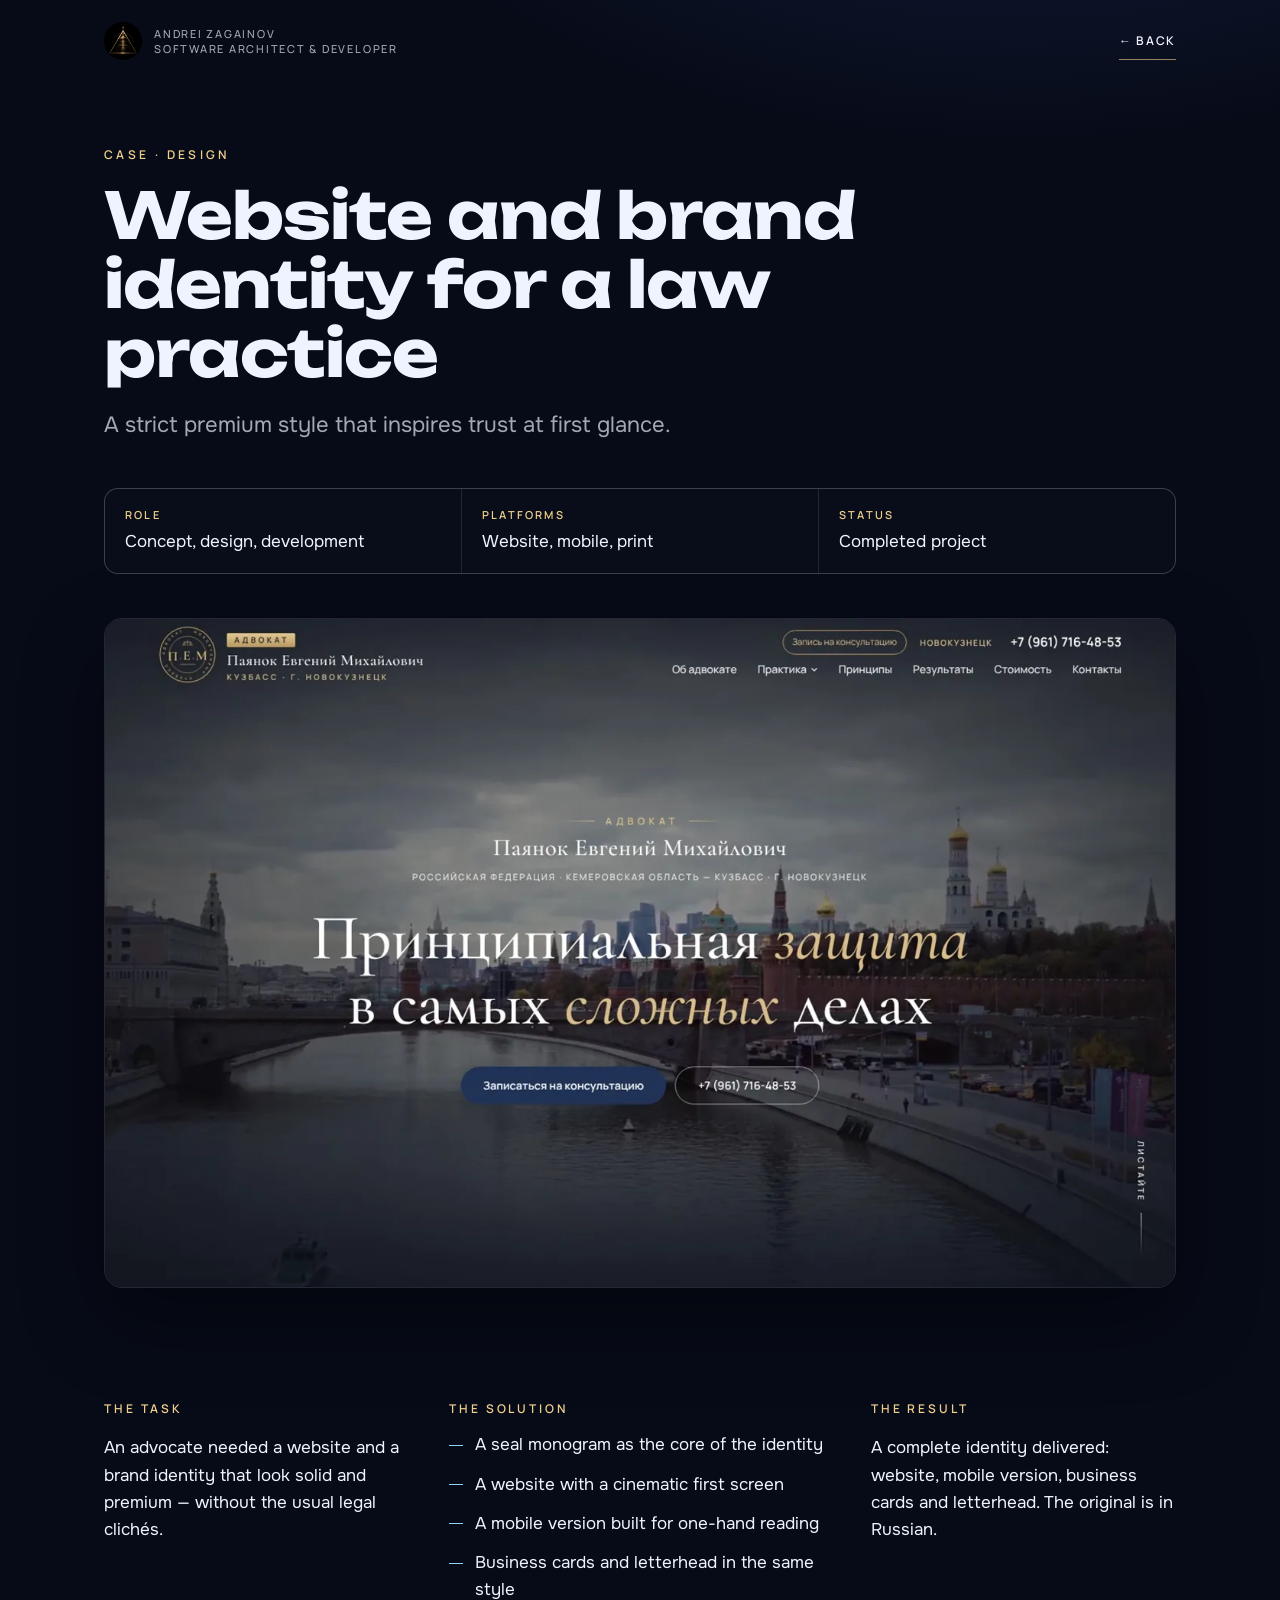
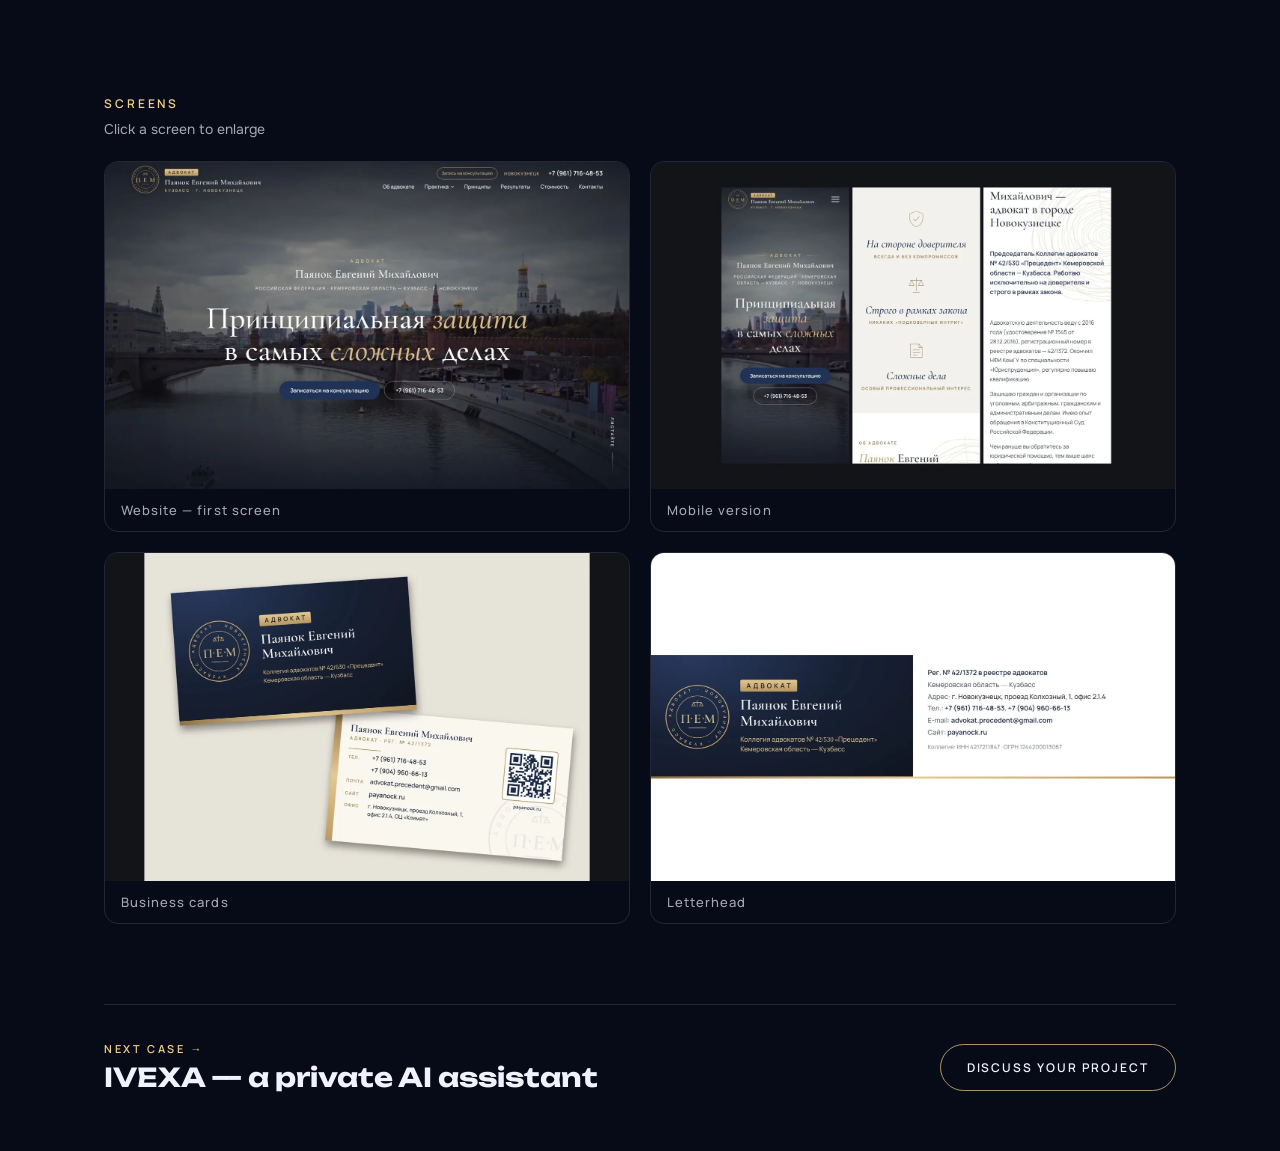
<file: work/law-practice.html>
<!doctype html><html lang="en"><head><meta charset="utf-8"><meta name="viewport" content="width=device-width,initial-scale=1,viewport-fit=cover">
<title>Website and brand identity for a law practice — Andrei Zagainov</title><meta name="description" content="A strict premium style that inspires trust at first glance.">
<link rel="canonical" href="https://andreizagainov.com/work/law-practice.html"><meta property="og:title" content="Website and brand identity for a law practice"><meta property="og:description" content="A strict premium style that inspires trust at first glance."><meta property="og:image" content="https://andreizagainov.com/img/works/adv_site.webp"><meta name="twitter:card" content="summary_large_image">
<link rel="icon" type="image/png" href="/img/favicon.png"><style>@font-face{font-family:'Unbounded';font-style:normal;font-weight:300;font-display:swap;src:url(/assets/fonts/unbounded-300-cyr.woff2) format('woff2');unicode-range:U+0301,U+0400-045F,U+0490-0491,U+04B0-04B1,U+2116}
@font-face{font-family:'Unbounded';font-style:normal;font-weight:300;font-display:swap;src:url(/assets/fonts/unbounded-300-lat.woff2) format('woff2');unicode-range:U+0000-00FF,U+0131,U+0152-0153,U+02BB-02BC,U+02C6,U+02DA,U+02DC,U+0304,U+0308,U+0329,U+2000-206F,U+20AC,U+2122,U+2191,U+2193,U+2212,U+2215,U+FEFF,U+FFFD}
@font-face{font-family:'Unbounded';font-style:normal;font-weight:500;font-display:swap;src:url(/assets/fonts/unbounded-500-cyr.woff2) format('woff2');unicode-range:U+0301,U+0400-045F,U+0490-0491,U+04B0-04B1,U+2116}
@font-face{font-family:'Unbounded';font-style:normal;font-weight:500;font-display:swap;src:url(/assets/fonts/unbounded-500-lat.woff2) format('woff2');unicode-range:U+0000-00FF,U+0131,U+0152-0153,U+02BB-02BC,U+02C6,U+02DA,U+02DC,U+0304,U+0308,U+0329,U+2000-206F,U+20AC,U+2122,U+2191,U+2193,U+2212,U+2215,U+FEFF,U+FFFD}
@font-face{font-family:'Unbounded';font-style:normal;font-weight:700;font-display:swap;src:url(/assets/fonts/unbounded-700-cyr.woff2) format('woff2');unicode-range:U+0301,U+0400-045F,U+0490-0491,U+04B0-04B1,U+2116}
@font-face{font-family:'Unbounded';font-style:normal;font-weight:700;font-display:swap;src:url(/assets/fonts/unbounded-700-lat.woff2) format('woff2');unicode-range:U+0000-00FF,U+0131,U+0152-0153,U+02BB-02BC,U+02C6,U+02DA,U+02DC,U+0304,U+0308,U+0329,U+2000-206F,U+20AC,U+2122,U+2191,U+2193,U+2212,U+2215,U+FEFF,U+FFFD}
@font-face{font-family:'Manrope';font-style:normal;font-weight:500;font-display:swap;src:url(/assets/fonts/manrope-500-cyr.woff2) format('woff2');unicode-range:U+0301,U+0400-045F,U+0490-0491,U+04B0-04B1,U+2116}
@font-face{font-family:'Manrope';font-style:normal;font-weight:500;font-display:swap;src:url(/assets/fonts/manrope-500-lat.woff2) format('woff2');unicode-range:U+0000-00FF,U+0131,U+0152-0153,U+02BB-02BC,U+02C6,U+02DA,U+02DC,U+0304,U+0308,U+0329,U+2000-206F,U+20AC,U+2122,U+2191,U+2193,U+2212,U+2215,U+FEFF,U+FFFD}
@font-face{font-family:'Manrope';font-style:normal;font-weight:600;font-display:swap;src:url(/assets/fonts/manrope-600-cyr.woff2) format('woff2');unicode-range:U+0301,U+0400-045F,U+0490-0491,U+04B0-04B1,U+2116}
@font-face{font-family:'Manrope';font-style:normal;font-weight:600;font-display:swap;src:url(/assets/fonts/manrope-600-lat.woff2) format('woff2');unicode-range:U+0000-00FF,U+0131,U+0152-0153,U+02BB-02BC,U+02C6,U+02DA,U+02DC,U+0304,U+0308,U+0329,U+2000-206F,U+20AC,U+2122,U+2191,U+2193,U+2212,U+2215,U+FEFF,U+FFFD}
@font-face{font-family:'Manrope';font-style:normal;font-weight:700;font-display:swap;src:url(/assets/fonts/manrope-700-cyr.woff2) format('woff2');unicode-range:U+0301,U+0400-045F,U+0490-0491,U+04B0-04B1,U+2116}
@font-face{font-family:'Manrope';font-style:normal;font-weight:700;font-display:swap;src:url(/assets/fonts/manrope-700-lat.woff2) format('woff2');unicode-range:U+0000-00FF,U+0131,U+0152-0153,U+02BB-02BC,U+02C6,U+02DA,U+02DC,U+0304,U+0308,U+0329,U+2000-206F,U+20AC,U+2122,U+2191,U+2193,U+2212,U+2215,U+FEFF,U+FFFD}
@font-face{font-family:'Onest';font-style:normal;font-weight:400;font-display:swap;src:url(/assets/fonts/onest-400-cyr.woff2) format('woff2');unicode-range:U+0301,U+0400-045F,U+0490-0491,U+04B0-04B1,U+2116}
@font-face{font-family:'Onest';font-style:normal;font-weight:400;font-display:swap;src:url(/assets/fonts/onest-400-lat.woff2) format('woff2');unicode-range:U+0000-00FF,U+0131,U+0152-0153,U+02BB-02BC,U+02C6,U+02DA,U+02DC,U+0304,U+0308,U+0329,U+2000-206F,U+20AC,U+2122,U+2191,U+2193,U+2212,U+2215,U+FEFF,U+FFFD}
@font-face{font-family:'Onest';font-style:normal;font-weight:500;font-display:swap;src:url(/assets/fonts/onest-500-cyr.woff2) format('woff2');unicode-range:U+0301,U+0400-045F,U+0490-0491,U+04B0-04B1,U+2116}
@font-face{font-family:'Onest';font-style:normal;font-weight:500;font-display:swap;src:url(/assets/fonts/onest-500-lat.woff2) format('woff2');unicode-range:U+0000-00FF,U+0131,U+0152-0153,U+02BB-02BC,U+02C6,U+02DA,U+02DC,U+0304,U+0308,U+0329,U+2000-206F,U+20AC,U+2122,U+2191,U+2193,U+2212,U+2215,U+FEFF,U+FFFD}
@font-face{font-family:'Onest';font-style:normal;font-weight:600;font-display:swap;src:url(/assets/fonts/onest-600-cyr.woff2) format('woff2');unicode-range:U+0301,U+0400-045F,U+0490-0491,U+04B0-04B1,U+2116}
@font-face{font-family:'Onest';font-style:normal;font-weight:600;font-display:swap;src:url(/assets/fonts/onest-600-lat.woff2) format('woff2');unicode-range:U+0000-00FF,U+0131,U+0152-0153,U+02BB-02BC,U+02C6,U+02DA,U+02DC,U+0304,U+0308,U+0329,U+2000-206F,U+20AC,U+2122,U+2191,U+2193,U+2212,U+2215,U+FEFF,U+FFFD}
:root{--bg:#070b18;--ink:#eef3ff;--soft:rgba(238,243,255,.68);--gold:#f0cf8a;--line:rgba(238,243,255,.12)}*{box-sizing:border-box}html{background:var(--bg)}body{margin:0;background:radial-gradient(1200px 700px at 80% -10%,rgba(60,90,170,.28),transparent 60%),var(--bg);color:var(--ink);font:400 17px/1.6 'Onest',system-ui,sans-serif;-webkit-font-smoothing:antialiased}
a{color:inherit}.wrap{max-width:1120px;margin:0 auto;padding:0 24px}
header{display:flex;align-items:center;justify-content:space-between;gap:16px;padding:22px 0}
.brand{display:flex;align-items:center;gap:12px;text-decoration:none;font:500 11px/1.4 'Manrope',sans-serif;letter-spacing:.16em;text-transform:uppercase;color:var(--soft)}.brand small{font-size:inherit}
.lg{width:38px;height:38px;border-radius:50%}.flag{display:inline-flex;flex-direction:column;width:40px;height:27px;border-radius:4px;overflow:hidden;box-shadow:0 0 0 1px rgba(255,255,255,.15)}.flag i{flex:1}.flag i:nth-child(1){background:#fff}.flag i:nth-child(2){background:#0039a6}.flag i:nth-child(3){background:#d52b1e}
.back{font:600 12px 'Manrope',sans-serif;letter-spacing:.14em;text-transform:uppercase;text-decoration:none;color:var(--ink);padding:10px 0;border-bottom:1px solid rgba(240,207,138,.6)}
.hero{padding:64px 0 40px}.eb{font:600 12px 'Manrope',sans-serif;letter-spacing:.28em;text-transform:uppercase;color:var(--gold)}
h1{font:700 clamp(32px,5.4vw,64px)/1.08 'Unbounded',sans-serif;letter-spacing:-.015em;margin:18px 0 20px;max-width:16ch}.lead{font-size:clamp(18px,2vw,22px);color:var(--soft);max-width:44ch;margin:0}
.meta{display:grid;grid-template-columns:repeat(3,1fr);gap:1px;background:var(--line);border:1px solid var(--line);border-radius:14px;overflow:hidden;margin:44px 0 0}.meta div{background:rgba(7,11,24,.9);padding:18px 20px}.meta b{display:block;font:600 11px 'Manrope',sans-serif;letter-spacing:.2em;text-transform:uppercase;color:var(--gold);margin-bottom:6px}
.cover{margin:44px 0 0;border-radius:18px;overflow:hidden;border:1px solid var(--line);box-shadow:0 30px 80px rgba(0,0,0,.45)}.cover img{display:block;width:100%;height:auto}
.cols{display:grid;grid-template-columns:1fr 1.25fr 1fr;gap:40px;padding:72px 0 24px}.cols h2{font:600 12px 'Manrope',sans-serif;letter-spacing:.24em;text-transform:uppercase;color:var(--gold);margin:0 0 14px}
.cols ul{list-style:none;margin:0;padding:0}.cols li{padding:0 0 12px 26px;position:relative}.cols li:before{content:"";position:absolute;left:0;top:.8em;width:14px;height:1px;background:#8fd3ff}
.gal h2{font:600 12px 'Manrope',sans-serif;letter-spacing:.24em;text-transform:uppercase;color:var(--gold);margin:56px 0 6px}.gal p{color:var(--soft);margin:0 0 20px;font-size:14px}
.grid{display:grid;grid-template-columns:repeat(2,1fr);gap:20px}.grid a{display:block;border-radius:14px;overflow:hidden;border:1px solid var(--line);text-decoration:none;transition:transform .4s,border-color .4s}.grid a:hover{transform:translateY(-4px);border-color:rgba(240,207,138,.5)}.grid img{display:block;width:100%;height:auto}.grid span{display:block;padding:12px 16px;font:500 13px 'Manrope',sans-serif;letter-spacing:.08em;color:var(--soft)}
.nx{display:flex;justify-content:space-between;align-items:center;gap:24px;flex-wrap:wrap;border-top:1px solid var(--line);margin:80px 0 0;padding:36px 0 56px}.nx a.n{text-decoration:none}.nx small{display:block;font:600 11px 'Manrope',sans-serif;letter-spacing:.24em;text-transform:uppercase;color:var(--gold);margin-bottom:6px}.nx a.n b{font:700 clamp(18px,2.4vw,26px)/1.2 'Unbounded',sans-serif}
.btn{display:inline-block;padding:14px 26px;border-radius:999px;border:1px solid rgba(240,207,138,.7);text-decoration:none;font:600 12px 'Manrope',sans-serif;letter-spacing:.16em;text-transform:uppercase;transition:background .3s}.btn:hover{background:rgba(240,207,138,.12)}
.lb{position:fixed;inset:0;background:rgba(3,5,12,.92);display:none;align-items:center;justify-content:center;padding:24px;z-index:50}.lb.on{display:flex}.lb img{max-width:100%;max-height:100%;border-radius:12px}
.rv{opacity:0;transform:translateY(18px);transition:opacity .9s ease,transform .9s ease}.rv.in{opacity:1;transform:none}
@media (max-width:820px){.meta{grid-template-columns:1fr}.cols{grid-template-columns:1fr;gap:28px;padding-top:48px}.grid{grid-template-columns:1fr}.hero{padding-top:36px}.brand span{display:none}}
@media (prefers-reduced-motion:reduce){.rv{opacity:1;transform:none;transition:none}}</style></head><body>
<div class="wrap"><header><a class="brand" href="/"><img src="/img/logo.webp" alt="" class="lg"><span>Andrei Zagainov<br><small>Software architect &amp; developer</small></span></a><a class="back" href="/#s4">← Back</a></header>
<section class="hero"><div class="eb rv">Case · Design</div><h1 class="rv">Website and brand identity for a law practice</h1><p class="lead rv">A strict premium style that inspires trust at first glance.</p><div class="meta rv"><div><b>Role</b>Concept, design, development</div><div><b>Platforms</b>Website, mobile, print</div><div><b>Status</b>Completed project</div></div>
<div class="cover rv"><img src="/img/works/adv_site.webp" alt="Website — first screen"></div></section>
<section class="cols"><div class="rv"><h2>The task</h2><p>An advocate needed a website and a brand identity that look solid and premium — without the usual legal clichés.</p></div><div class="rv"><h2>The solution</h2><ul><li>A seal monogram as the core of the identity</li><li>A website with a cinematic first screen</li><li>A mobile version built for one-hand reading</li><li>Business cards and letterhead in the same style</li></ul></div><div class="rv"><h2>The result</h2><p>A complete identity delivered: website, mobile version, business cards and letterhead. The original is in Russian.</p></div></section>
<section class="gal"><h2 class="rv">Screens</h2><p class="rv">Click a screen to enlarge</p><div class="grid"><a href="/img/works/adv_site.webp" data-cap="Website — first screen"><img src="/img/works/adv_site.webp" alt="Website — first screen" loading="lazy"><span>Website — first screen</span></a><a href="/img/works/adv_mobile.webp" data-cap="Mobile version"><img src="/img/works/adv_mobile.webp" alt="Mobile version" loading="lazy"><span>Mobile version</span></a><a href="/img/works/adv_cards.webp" data-cap="Business cards"><img src="/img/works/adv_cards.webp" alt="Business cards" loading="lazy"><span>Business cards</span></a><a href="/img/works/adv_blank.webp" data-cap="Letterhead"><img src="/img/works/adv_blank.webp" alt="Letterhead" loading="lazy"><span>Letterhead</span></a></div></section>
<div class="nx"><a class="n" href="/work/ivexa.html"><small>Next case →</small><b>IVEXA — a private AI&nbsp;assistant</b></a><a class="btn" href="/#s6">Discuss your project</a></div></div>
<div class="lb" role="dialog" aria-label="image"><img alt=""></div><script>(()=>{const io=new IntersectionObserver(es=>es.forEach(e=>{if(e.isIntersecting){e.target.classList.add('in');io.unobserve(e.target)}}),{threshold:.12});document.querySelectorAll('.rv').forEach(x=>io.observe(x));const lb=document.querySelector('.lb'),li=lb.querySelector('img');document.querySelectorAll('.grid a').forEach(a=>a.addEventListener('click',e=>{e.preventDefault();li.src=a.href;li.alt=a.dataset.cap;lb.classList.add('on')}));lb.addEventListener('click',()=>lb.classList.remove('on'));addEventListener('keydown',e=>{if(e.key==='Escape')lb.classList.remove('on')})})();</script></body></html>
</file>
